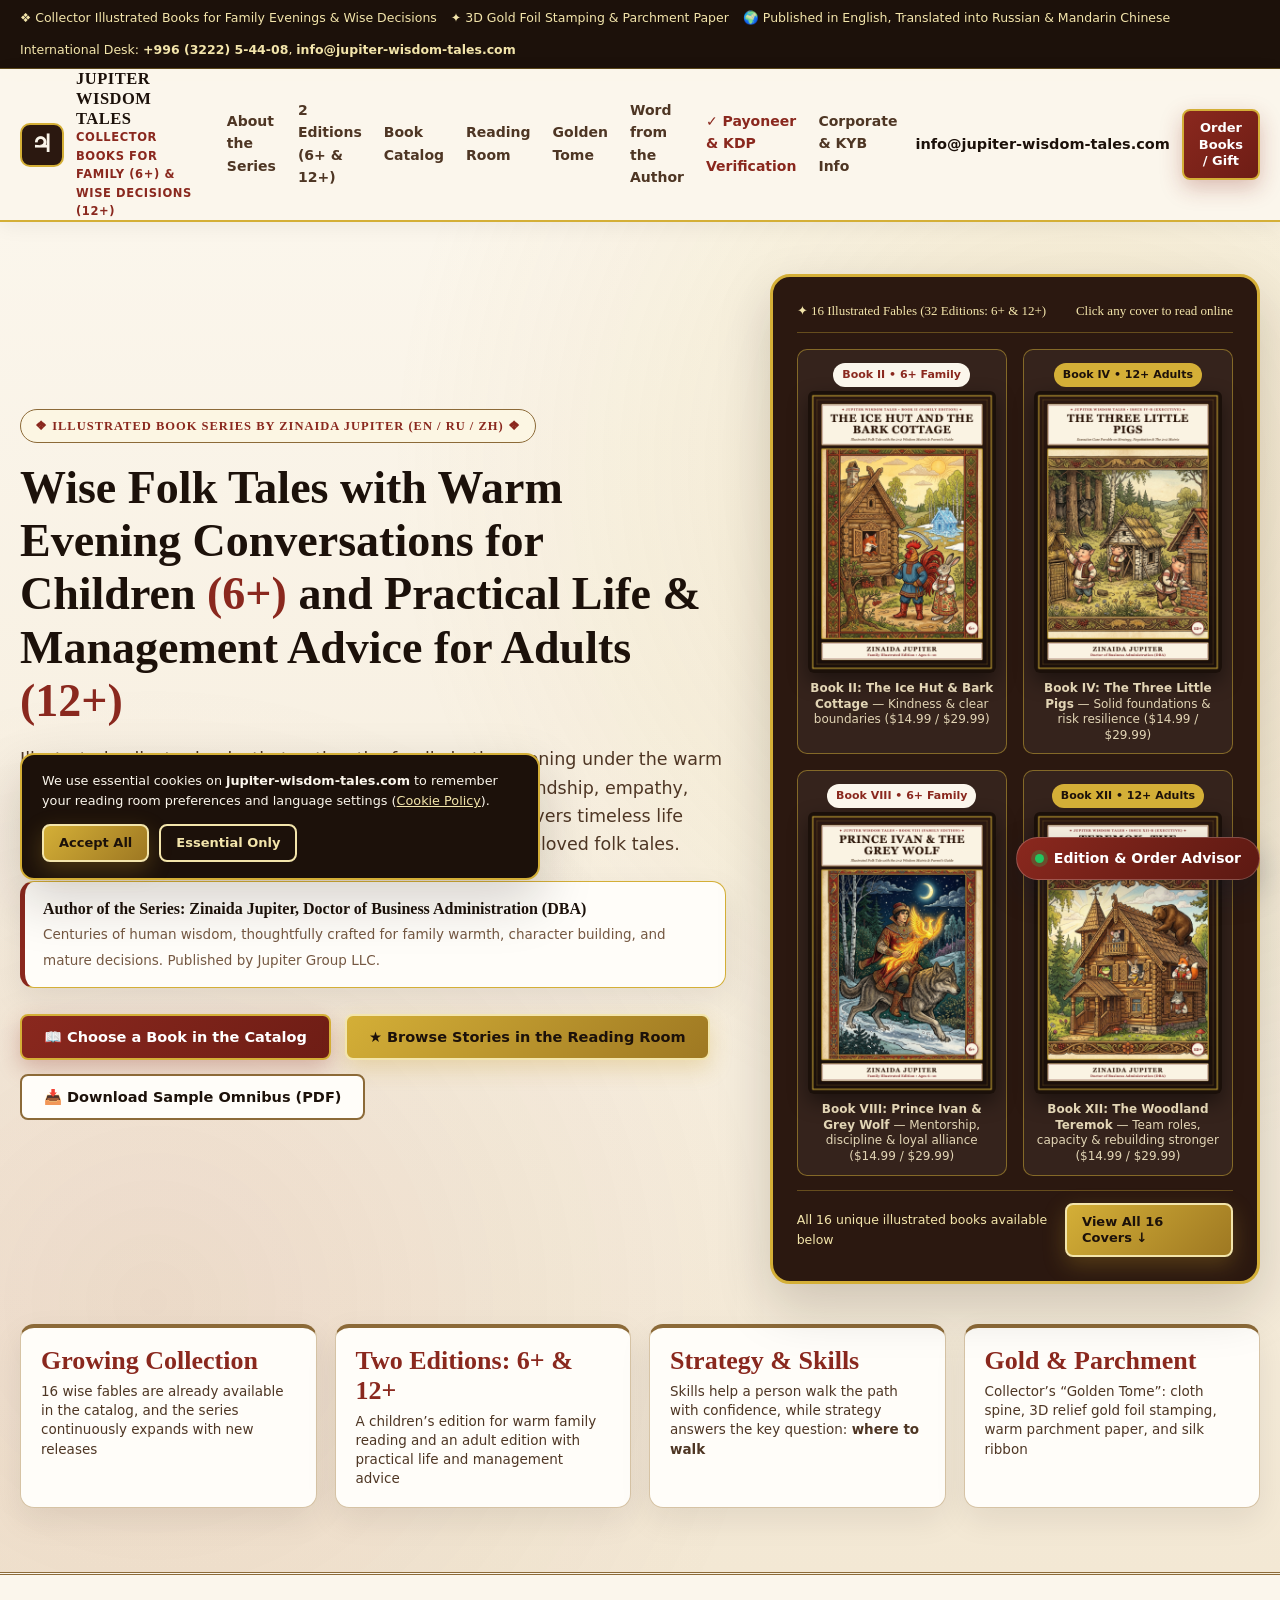
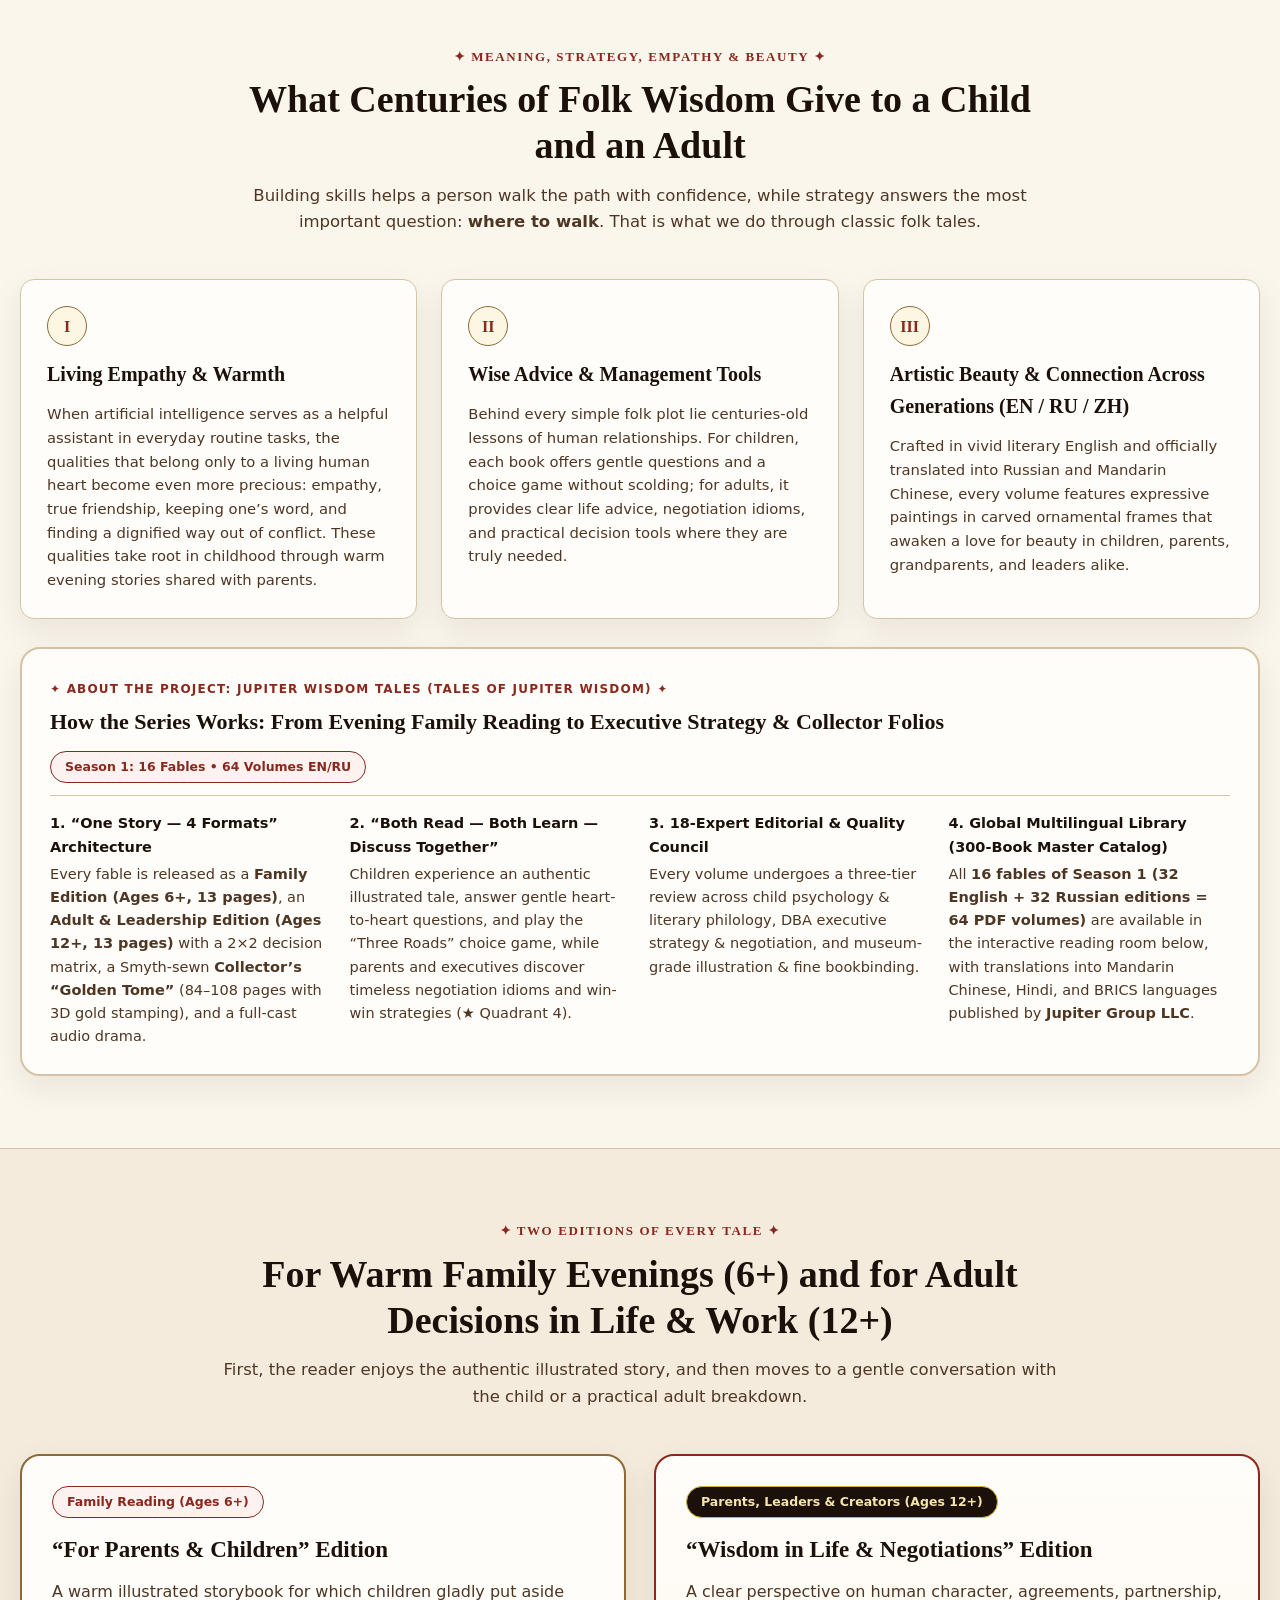
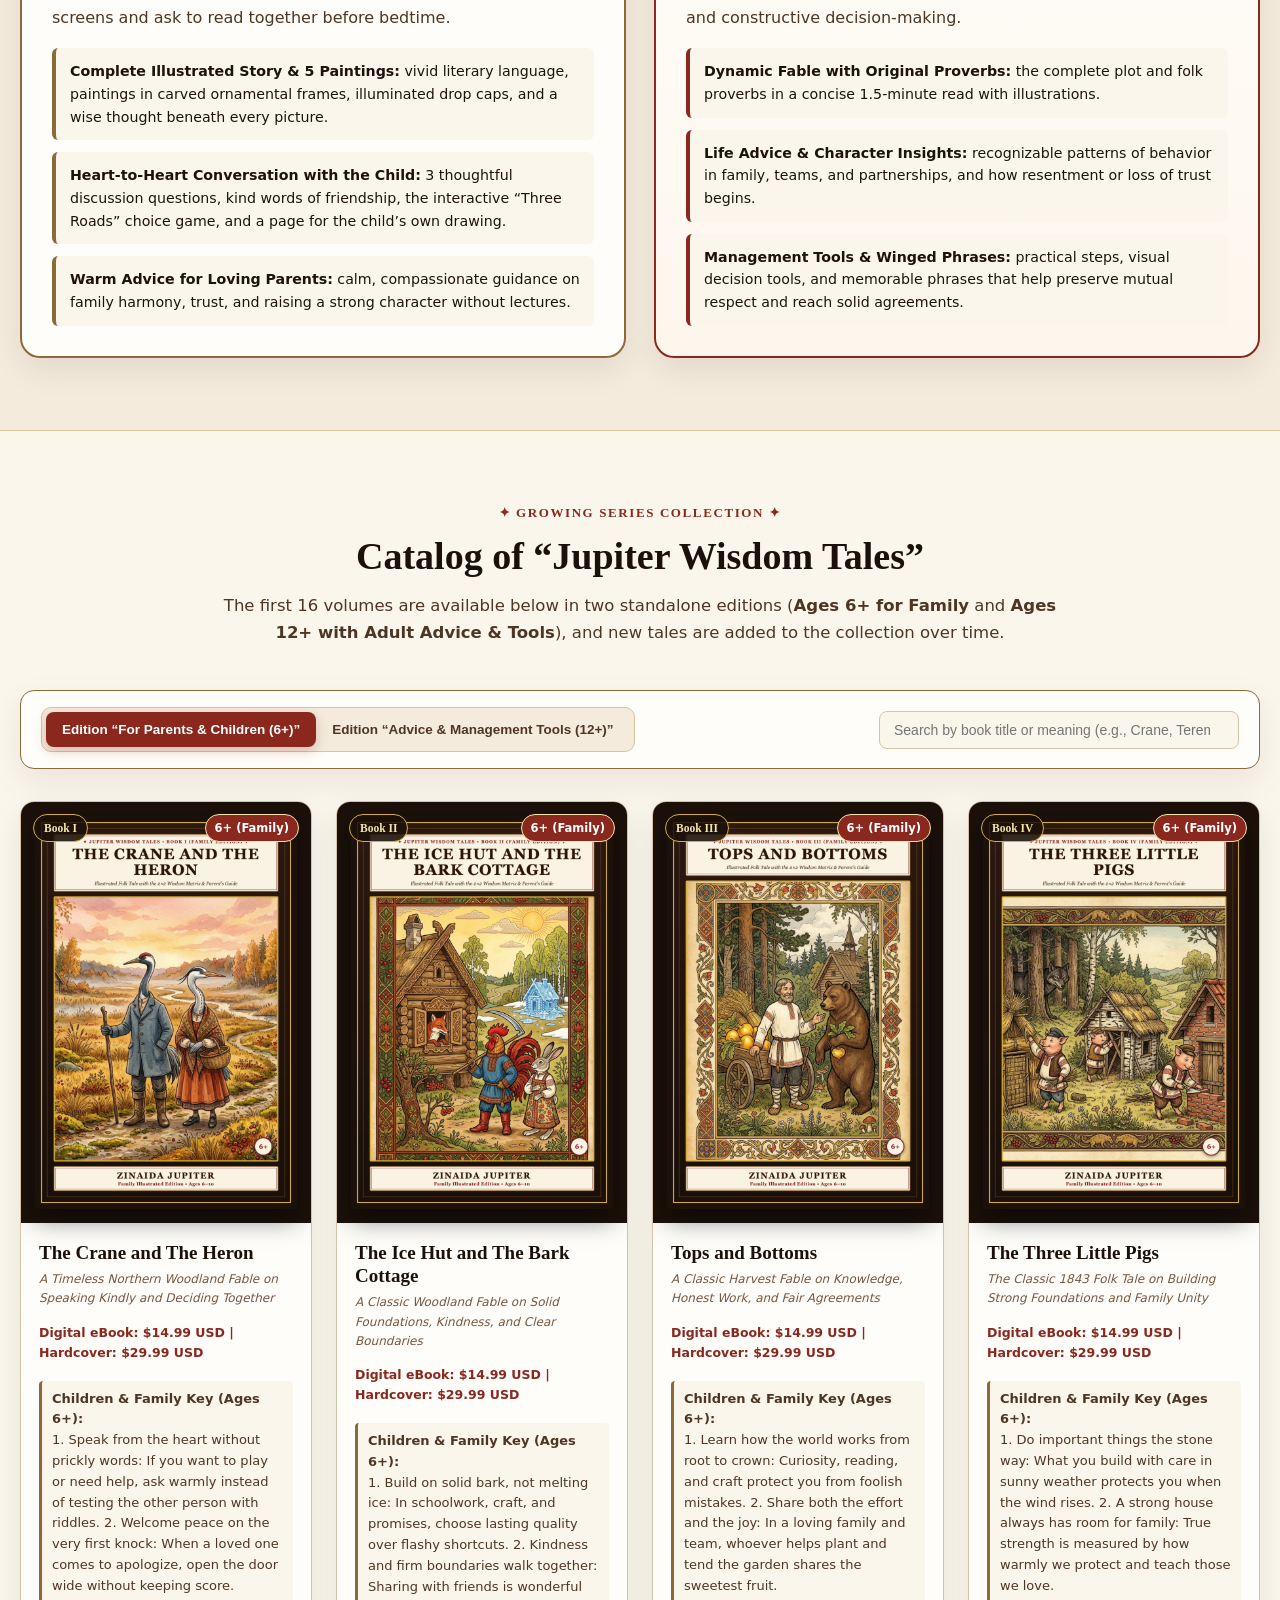
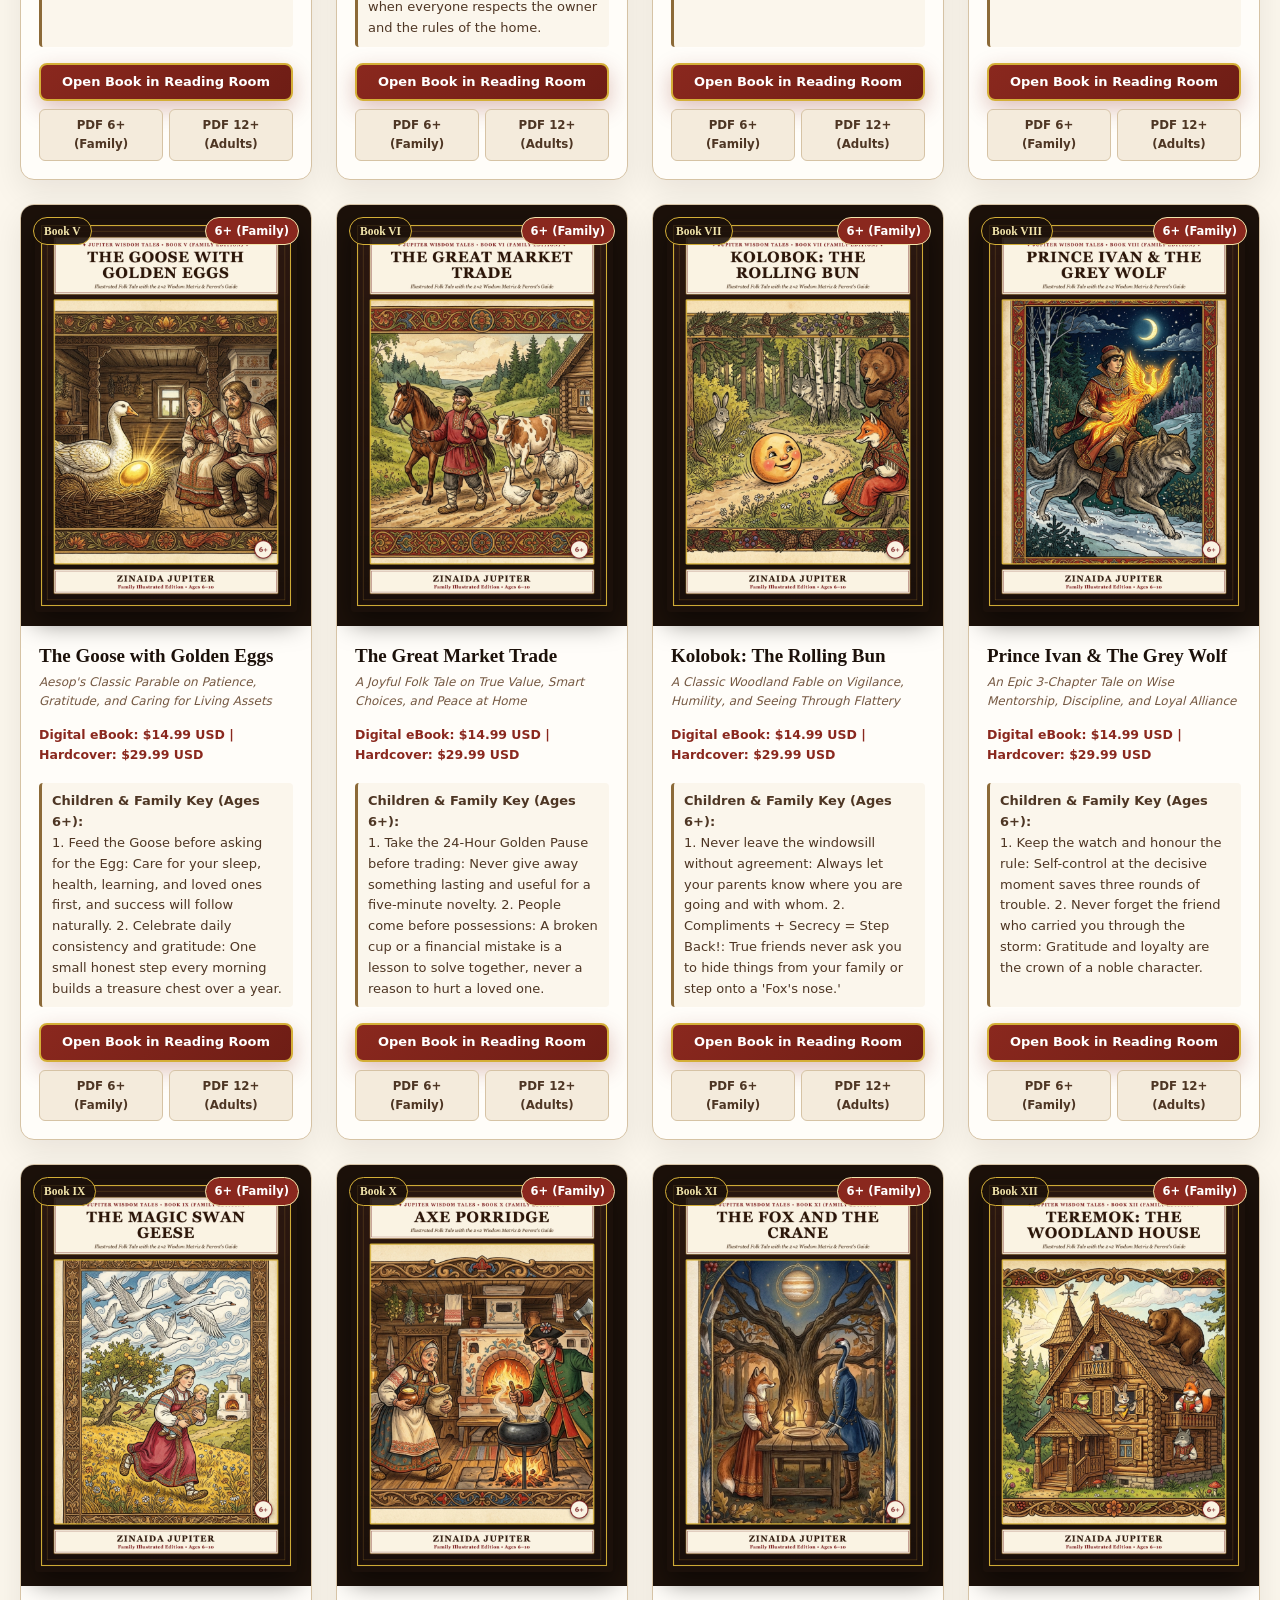
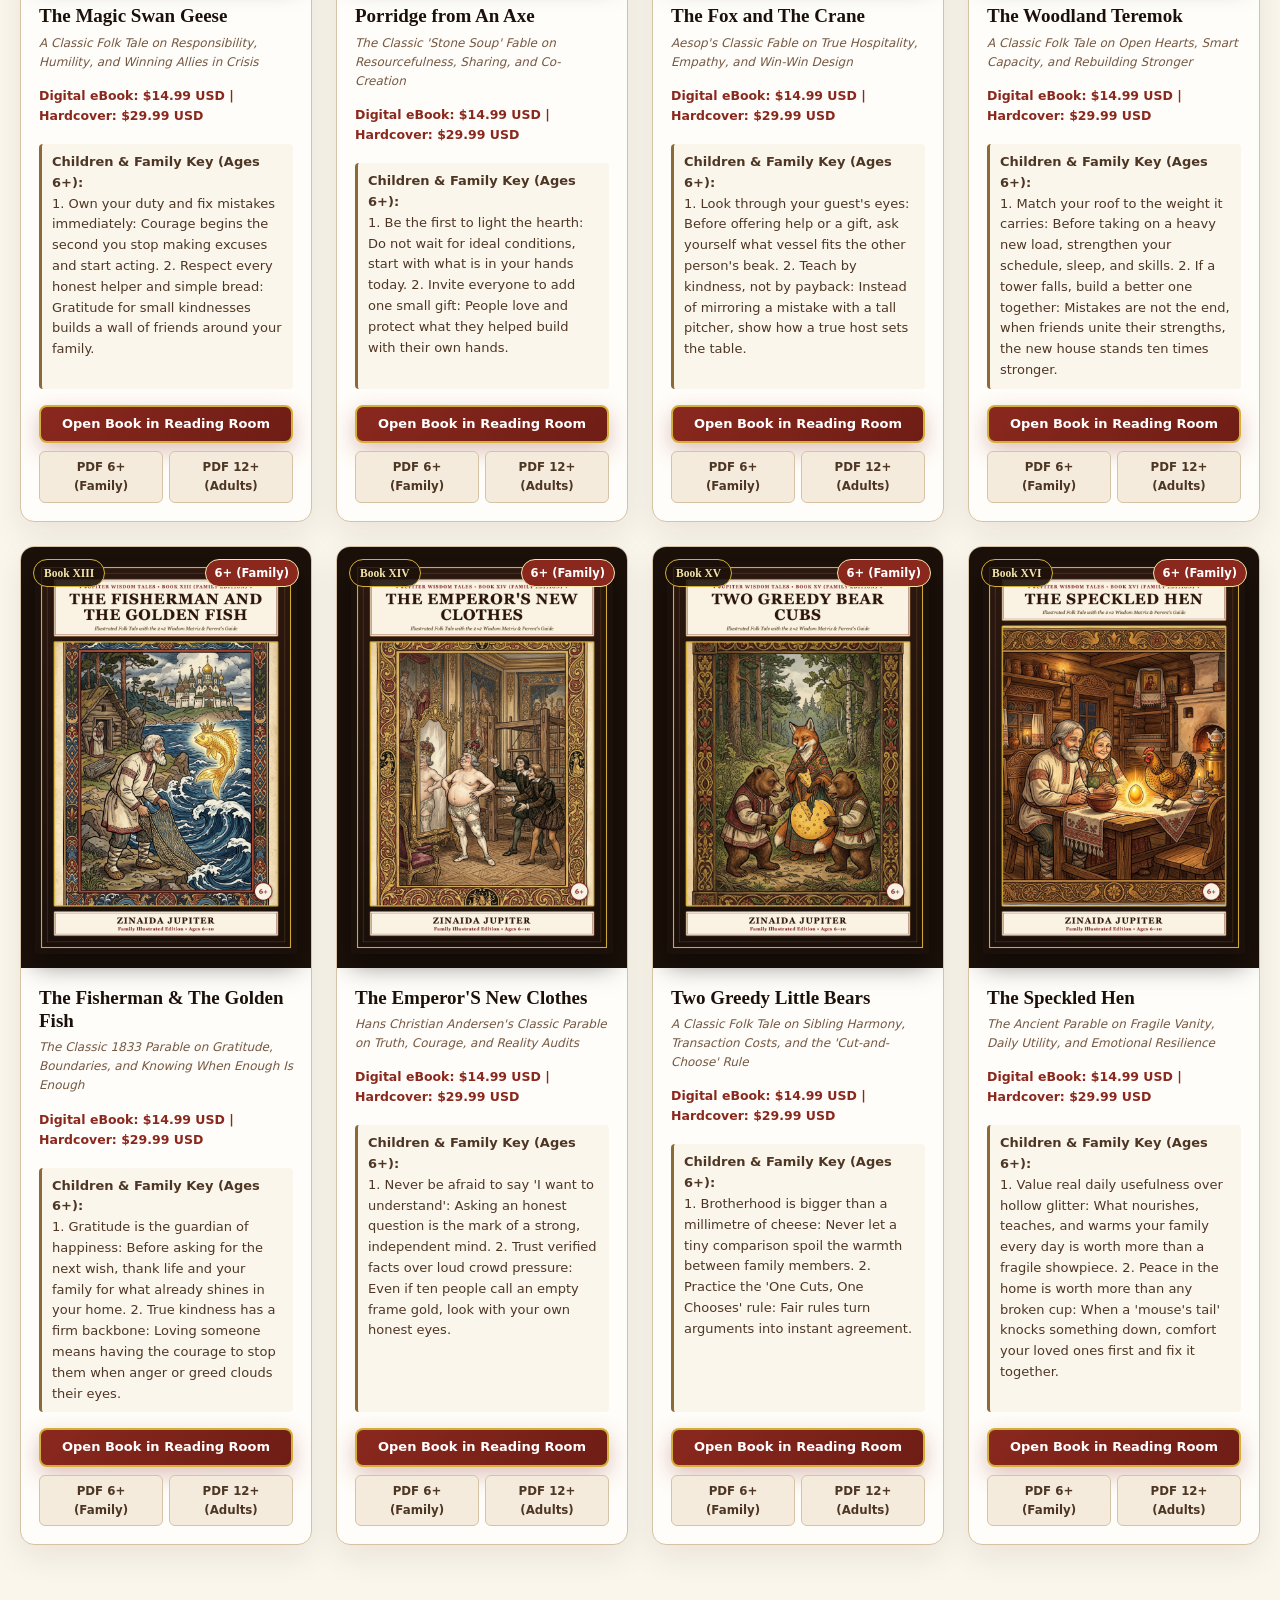
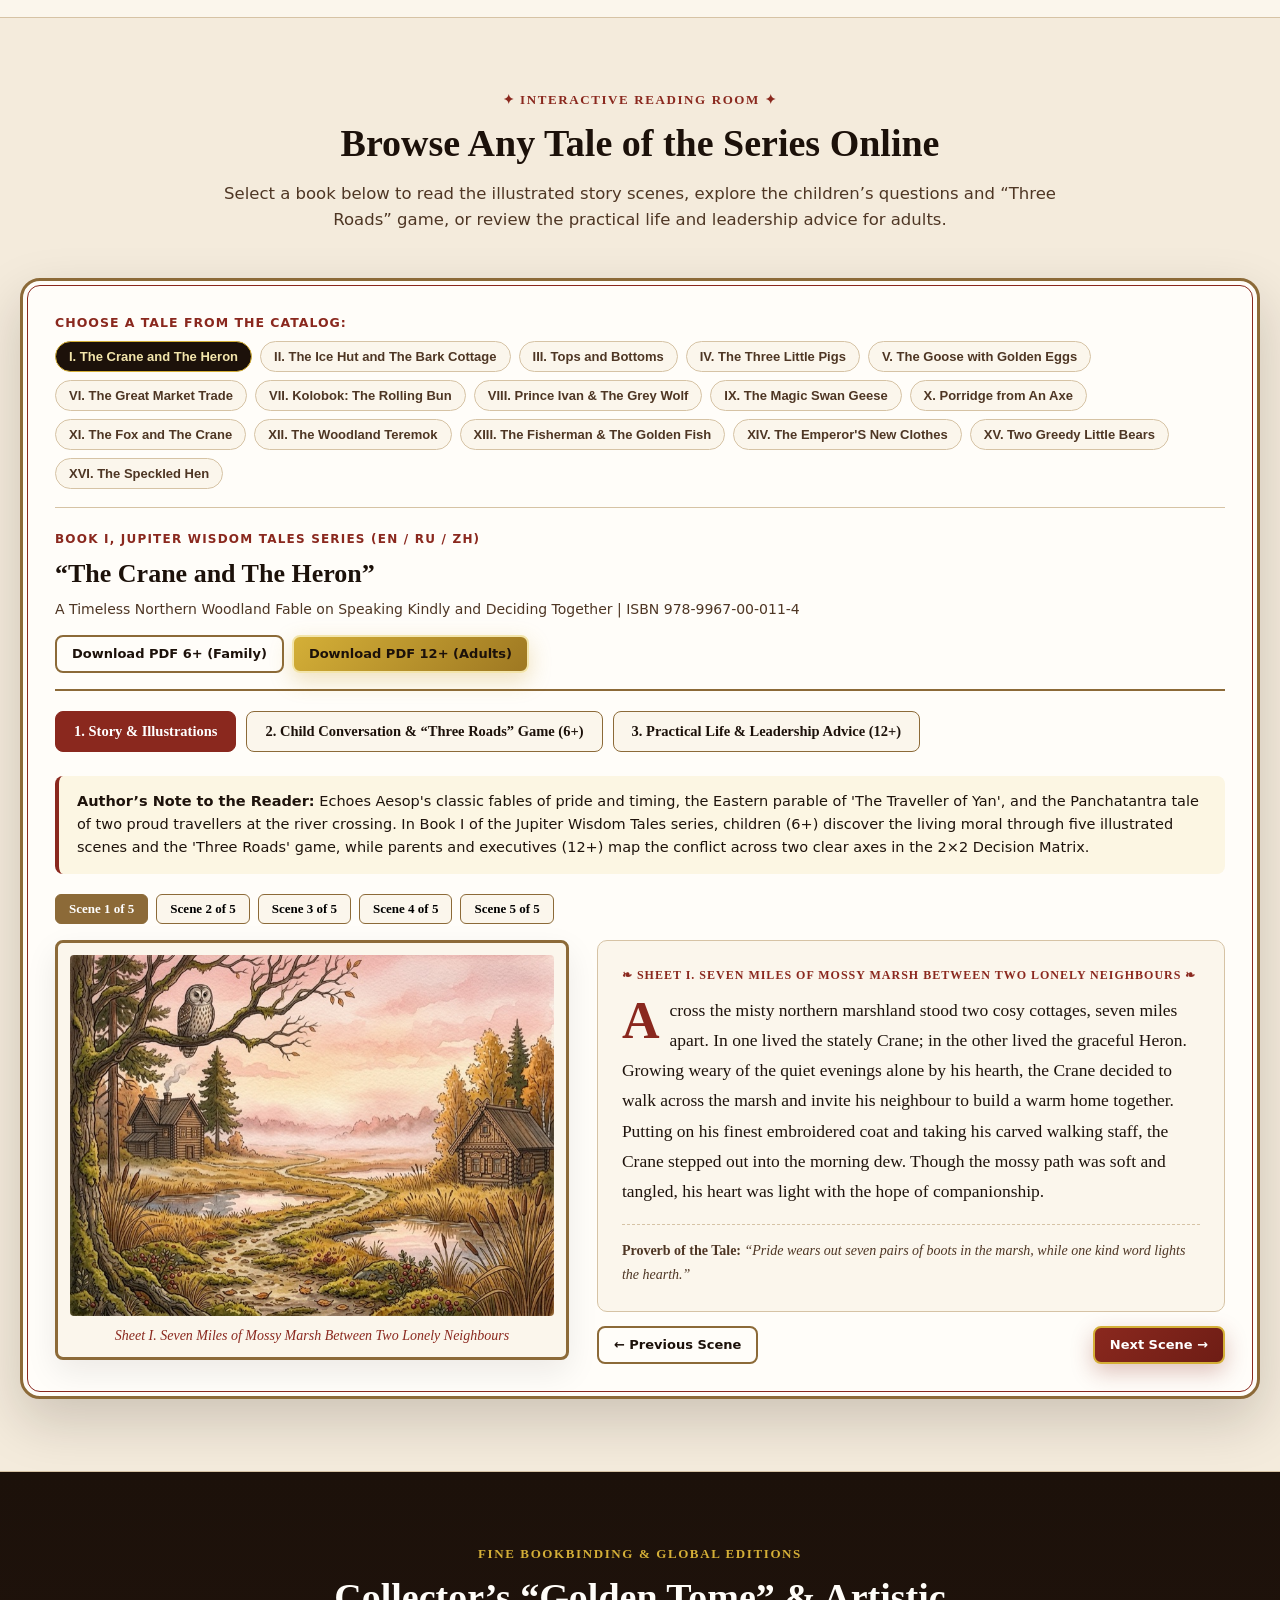
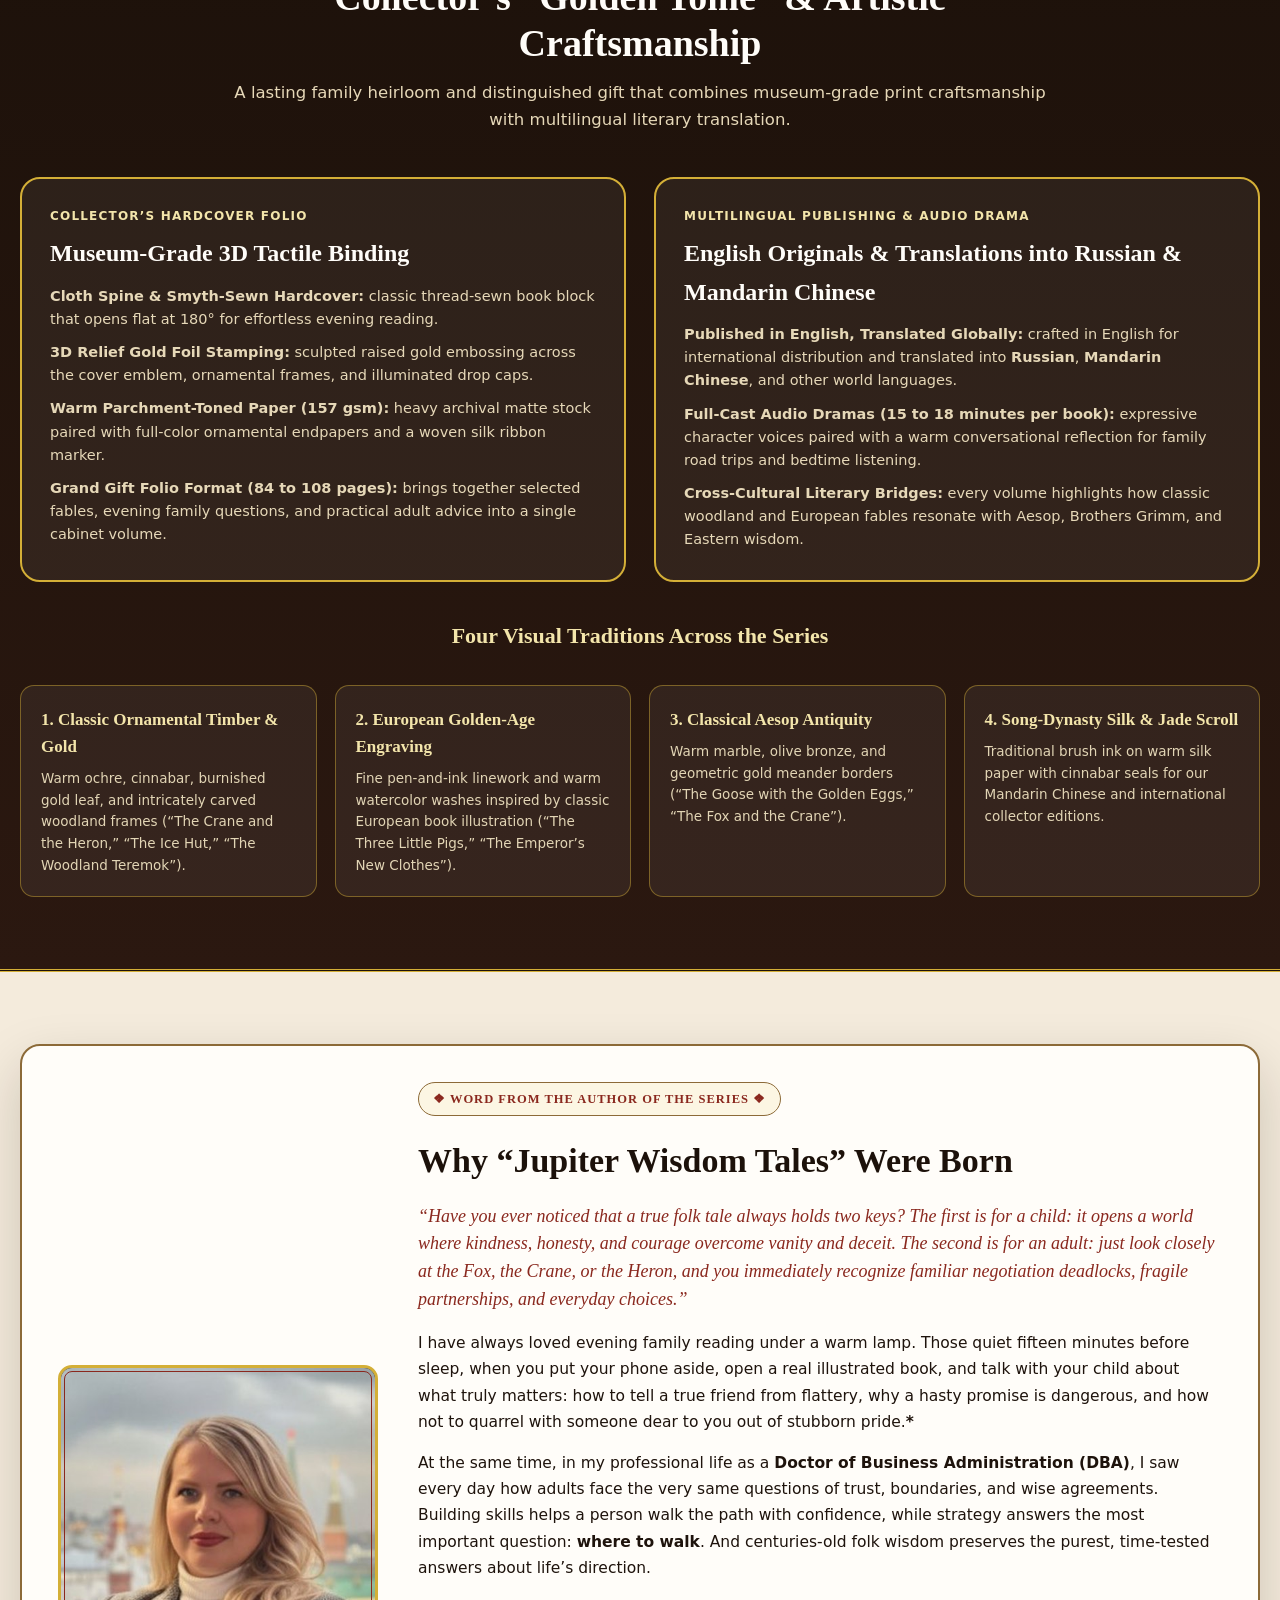
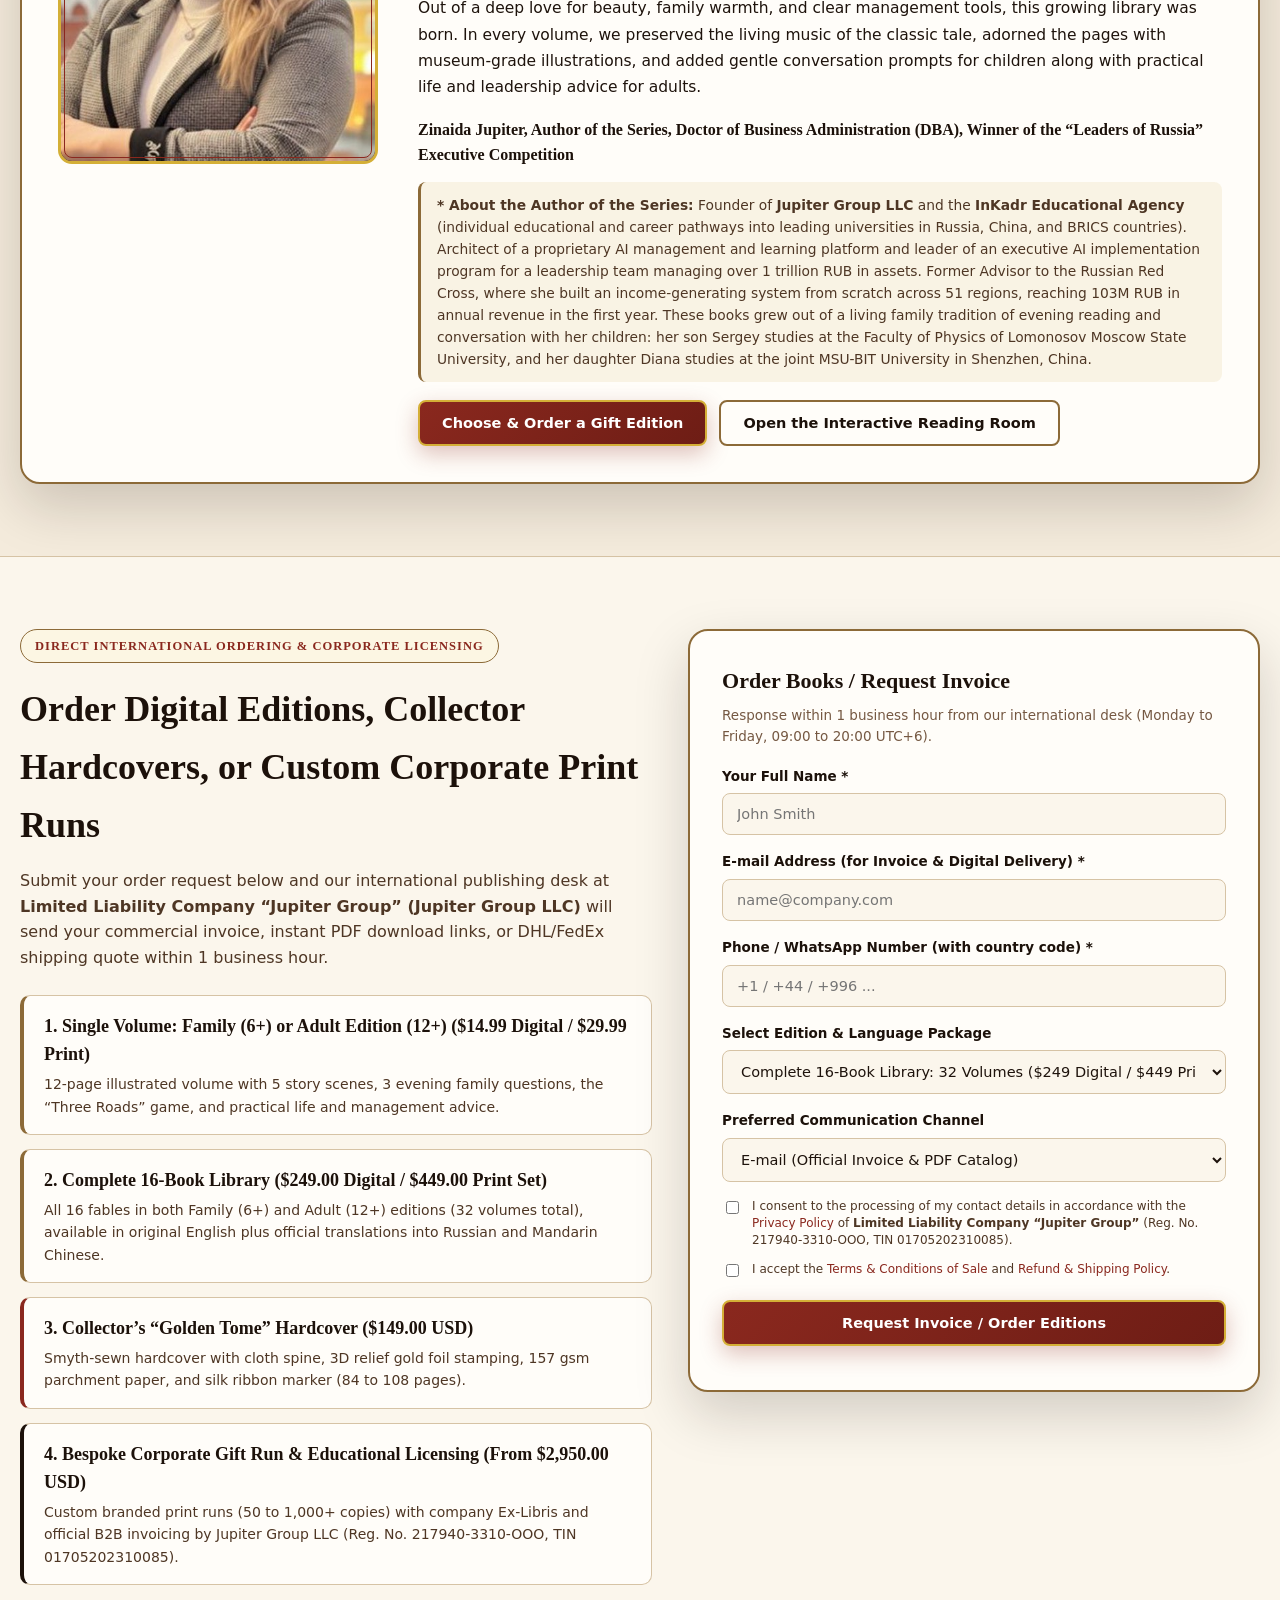
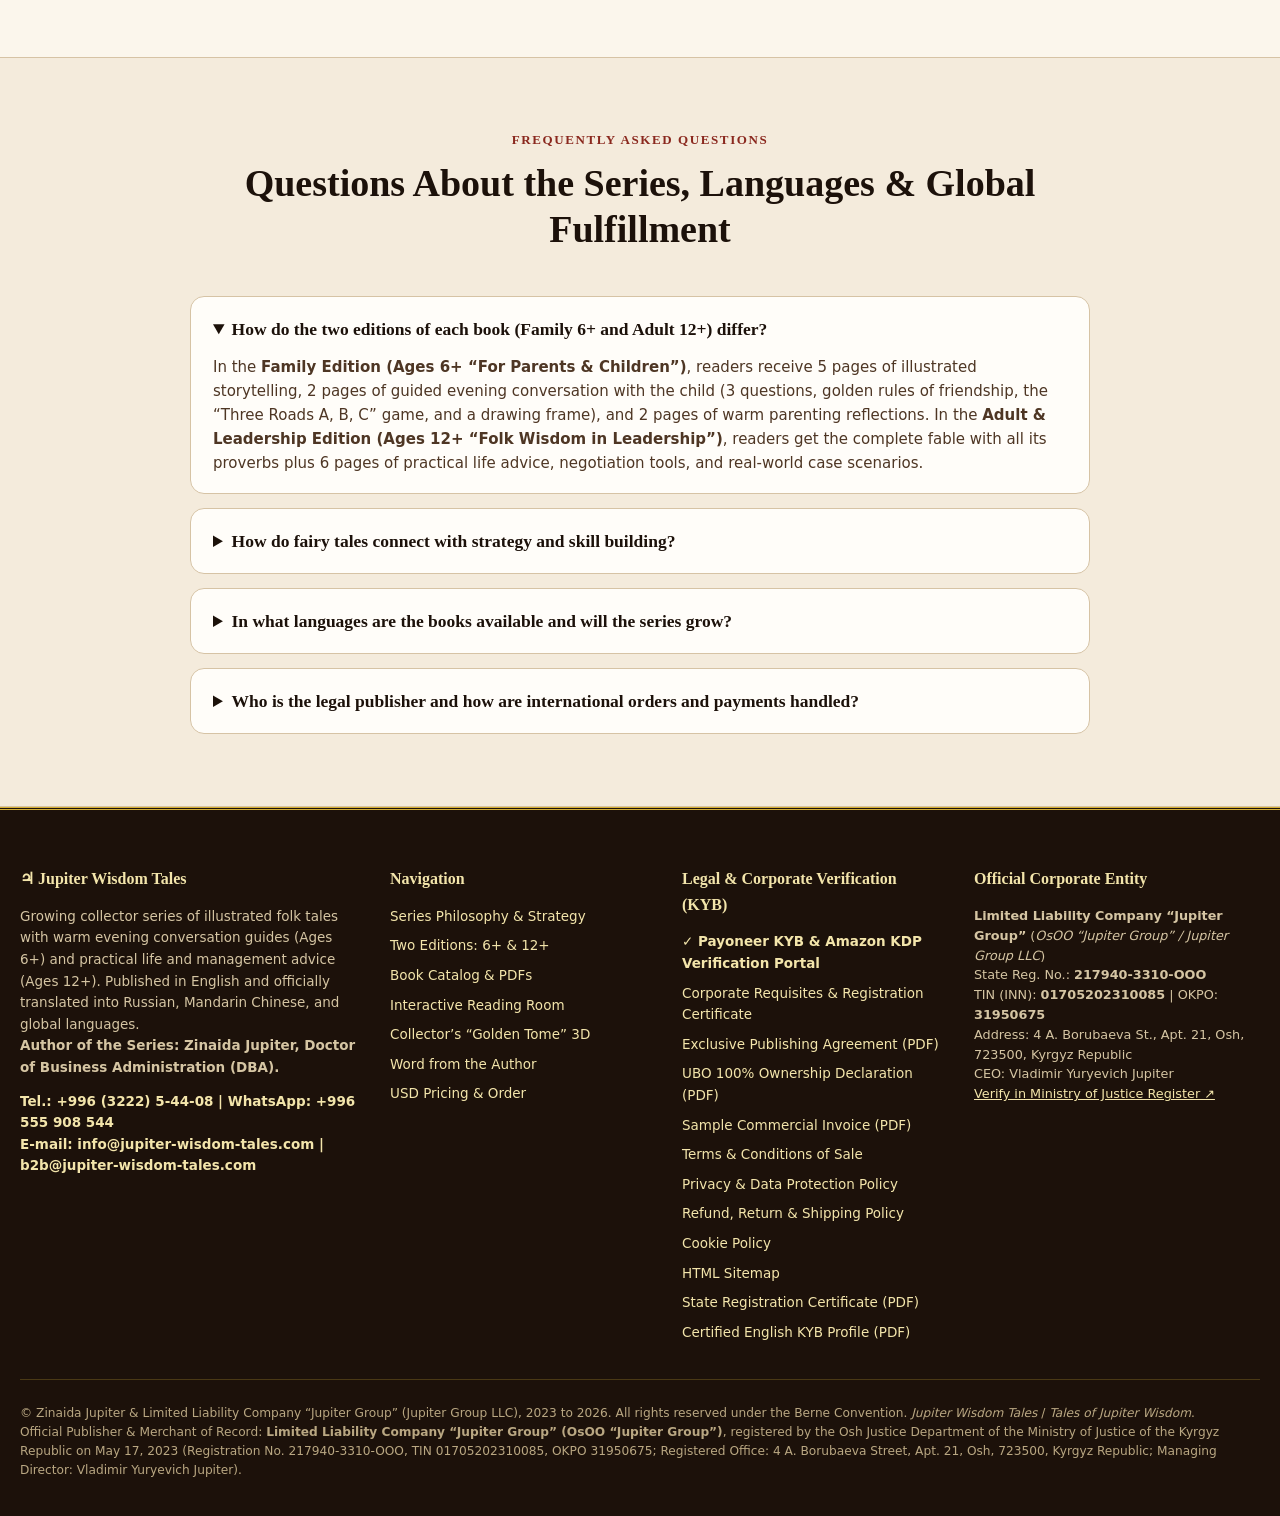
<file: index.html>
<!DOCTYPE html>
<html lang="en">
<head>
  <meta charset="UTF-8">
  <meta name="viewport" content="width=device-width, initial-scale=1.0">
  <title>Jupiter Wisdom Tales: Collector Illustrated Books for Children (6+) &amp; Adults (12+)</title>
  <meta name="description" content="A growing collection of illustrated books by Zinaida Jupiter, DBA. Classic folk tales with warm family read-aloud guides (Ages 6+) and practical life and management advice for parents and leaders (Ages 12+). Published in English with official translations into Russian and Mandarin Chinese by Jupiter Group LLC.">
    <meta name="corporate-owner" content="Limited Liability Company Jupiter Group (OsOO Jupiter Group, Reg. No. 217940-3310-OOO, TIN 01705202310085, OKPO 31950675, 4 A. Borubaeva St., Apt. 21, Osh, 723500, Kyrgyz Republic)">
  <meta name="managing-director" content="Vladimir Yuryevich Jupiter (100% Sole Founder &amp; Ultimate Beneficial Owner)">
  <meta name="copyright-holder" content="Limited Liability Company Jupiter Group &amp; Zinaida Sergeevna Jupiter, DBA (Exclusive Worldwide Publishing Agreement No. JG-PUB-2023-0517)">
  <meta name="payoneer-verification-domain" content="https://jupitergroop.github.io/jupiter-wisdom-tales/">
  <meta name="payoneer-corporate-domain" content="https://jupiter-wisdom-tales.com">
  <meta name="amazon-kdp-publisher" content="Limited Liability Company Jupiter Group (Imprint: Jupiter Group Publishing)">
  <link rel="canonical" href="https://jupitergroop.github.io/jupiter-wisdom-tales/">
  <link rel="icon" type="image/svg+xml" href="img/favicon.svg">
  <link rel="apple-touch-icon" href="img/favicon.svg">
  <link rel="preload" as="image" href="img/covers/b1_fam.jpg?v=20261027v5" fetchpriority="high">

  <!-- Open Graph -->
  <meta property="og:type" content="website">
  <meta property="og:site_name" content="Jupiter Wisdom Tales">
  <meta property="og:title" content="Jupiter Wisdom Tales: Family Read-Aloud Books (6+) &amp; Practical Wisdom for Adults (12+)">
  <meta property="og:description" content="A growing collection of illustrated books by Zinaida Jupiter, DBA: classic fables in ornamental frames, evening conversation guides for children, and practical life and leadership advice for adults. Published in English and translated into Russian and Mandarin Chinese.">
  <meta property="og:url" content="https://jupiter-wisdom-tales.com/">
  <meta property="og:image" content="https://jupiter-wisdom-tales.com/img/og-image.jpg">
  <meta property="og:locale" content="en_US">

  <link rel="stylesheet" href="css/style.css?v=20261027v6">
  <link rel="stylesheet" href="css/ai-consultant.css?v=20261027f">

  <!-- Schema.org JSON-LD: Organization + BookSeries + Person + FAQPage -->
  <script type="application/ld+json">
  {
    "@context": "https://schema.org",
    "@graph": [
      {
        "@type": "Organization",
        "@id": "https://jupiter-wisdom-tales.com/#organization",
        "name": "Limited Liability Company \"Jupiter Group\" (Jupiter Group LLC)",
        "legalName": "Limited Liability Company \"Jupiter Group\" (OsOO \"Jupiter Group\", Reg. No. 217940-3310-OOO, TIN 01705202310085)",
        "url": "https://jupiter-wisdom-tales.com/",
        "logo": "https://jupiter-wisdom-tales.com/img/logo.svg",
        "telephone": "+996-3222-5-44-08",
        "email": "info@jupiter-wisdom-tales.com",
        "address": {
          "@type": "PostalAddress",
          "streetAddress": "4 A. Borubaeva Street, Apt. 21",
          "addressLocality": "Osh",
          "postalCode": "723500",
          "addressCountry": "KG"
        },
        "sameAs": [
          "https://record.minjust.gov.kg/view/01705202310085",
          "https://t.me/jupiter_wisdom_tales"
        ]
      },
      {
        "@type": "Person",
        "@id": "https://jupiter-wisdom-tales.com/#author",
        "name": "Zinaida Jupiter",
        "honorificSuffix": "DBA",
        "jobTitle": "Author of the Jupiter Wisdom Tales Series, Doctor of Business Administration (DBA)",
        "image": "https://jupiter-wisdom-tales.com/img/zinaida-portrait.jpg"
      },
      {
        "@type": "BookSeries",
        "@id": "https://jupiter-wisdom-tales.com/#bookseries",
        "name": "Jupiter Wisdom Tales",
        "alternateName": "Tales of Jupiter Wisdom",
        "author": {
          "@id": "https://jupiter-wisdom-tales.com/#author"
        },
        "publisher": {
          "@id": "https://jupiter-wisdom-tales.com/#organization"
        },
        "numberOfItems": 16,
        "inLanguage": ["en", "ru", "zh-CN"],
        "description": "A growing collector series of illustrated books: classic folk tales with evening conversation guides for children (Ages 6+) and practical life advice and management tools for parents and leaders (Ages 12+). Published originally in English and translated into Russian, Mandarin Chinese, and global languages."
      },
      {
        "@type": "FAQPage",
        "@id": "https://jupiter-wisdom-tales.com/#faqpage",
        "mainEntity": [
          {
            "@type": "Question",
            "name": "How do the two editions of each book, Family (6+) and Adult (12+), differ?",
            "acceptedAnswer": {
              "@type": "Answer",
              "text": "The Family Edition (Ages 6+) features the complete illustrated story with 5 full-page scenes, parent-child conversation questions, the 'Three Roads' choice game, and warm parenting advice. The Adult & Leadership Edition (Ages 12+) presents a dynamic version of the fable with all its proverbs alongside practical life advice, management tools, real-world scenarios, and negotiation idioms."
            }
          },
          {
            "@type": "Question",
            "name": "In what languages are the Jupiter Wisdom Tales published?",
            "acceptedAnswer": {
              "@type": "Answer",
              "text": "The books of the Jupiter Wisdom Tales series are published originally in English for global readers and international platforms (including Amazon KDP and IngramSpark), and are officially translated into Russian, Mandarin Chinese, and other world languages."
            }
          },
          {
            "@type": "Question",
            "name": "Who is the official corporate publisher and copyright licensee?",
            "acceptedAnswer": {
              "@type": "Answer",
              "text": "The series is published and distributed internationally by Limited Liability Company 'Jupiter Group' (OsOO 'Jupiter Group' / Jupiter Group LLC), registered with the Ministry of Justice of the Kyrgyz Republic under State Registration No. 217940-3310-OOO and TIN 01705202310085 (4 A. Borubaeva Street, Apt. 21, Osh, 723500, Kyrgyz Republic; CEO: Vladimir Yuryevich Jupiter)."
            }
          }
        ]
      }
    ]
  }
  </script>
</head>
<body>

  <!-- Top Bar -->
  <div class="top-canon-bar">
    <div class="container top-canon-bar__inner">
      <div class="top-canon-bar__badges">
        <span>❖ Collector Illustrated Books for Family Evenings &amp; Wise Decisions</span>
        <span>✦ 3D Gold Foil Stamping &amp; Parchment Paper</span>
        <span>🌍 Published in English, Translated into Russian &amp; Mandarin Chinese</span>
      </div>
      <div>
        International Desk: <a href="tel:+996322254408">+996 (3222) 5-44-08</a>, <a href="mailto:info@jupiter-wisdom-tales.com">info@jupiter-wisdom-tales.com</a>
      </div>
    </div>
  </div>

  <!-- Sticky Header -->
  <header class="site-header">
    <div class="container site-header__inner">
      <a href="#top" class="brand-logo" aria-label="Jupiter Wisdom Tales: Home">
        <span class="brand-logo__emblem" aria-hidden="true">♃</span>
        <span>
          <span class="brand-logo__title">JUPITER WISDOM TALES</span>
          <span class="brand-logo__sub">Collector Books for Family (6+) &amp; Wise Decisions (12+)</span>
        </span>
      </a>

      <nav class="main-nav" aria-label="Main Navigation">
        <a href="#philosophy">About the Series</a>
        <a href="#two-wings">2 Editions (6+ &amp; 12+)</a>
        <a href="#catalog">Book Catalog</a>
        <a href="#interactive-matrix">Reading Room</a>
        <a href="#golden-tome">Golden Tome</a>
        <a href="#author">Word from the Author</a>
        <a href="verification.html" style="color:#8A281E;font-weight:700;">✓ Payoneer &amp; KDP Verification</a>
        <a href="requisites.html">Corporate &amp; KYB Info</a>
      </nav>

      <div class="header-actions">
        <a href="mailto:info@jupiter-wisdom-tales.com" class="header-phone">info@jupiter-wisdom-tales.com</a>
        <button type="button" class="btn btn--primary btn--sm" data-open-order="Published Series Collection ($249 / $449 USD)">Order Books / Gift</button>
      </div>
    </div>
  </header>

  <main id="top">
    <!-- HERO SECTION -->
    <section class="hero">
      <div class="container">
        <div class="hero__grid">
          <div>
            <div class="eyebrow-badge">❖ ILLUSTRATED BOOK SERIES BY ZINAIDA JUPITER (EN / RU / ZH) ❖</div>
            <h1 class="hero__title">
              Wise Folk Tales with Warm Evening Conversations for Children <span>(6+)</span> and Practical Life &amp; Management Advice for Adults <span>(12+)</span>
            </h1>
            <p class="hero__lead">
              Illustrated collector books that gather the family in the evening under the warm light of a lamp. In 15 minutes of reading, a child learns friendship, empathy, and discernment without dry lectures, while an adult discovers timeless life guidance and practical management tools hidden inside beloved folk tales.
            </p>

            <div class="hero__author-pill">
              <div>
                <strong>Author of the Series: Zinaida Jupiter, Doctor of Business Administration (DBA)</strong>
                <span>Centuries of human wisdom, thoughtfully crafted for family warmth, character building, and mature decisions. Published by Jupiter Group LLC.</span>
              </div>
            </div>

            <div class="hero__cta-row">
              <a href="#catalog" class="btn btn--primary">📖 Choose a Book in the Catalog</a>
              <a href="#interactive-matrix" class="btn btn--gold">★ Browse Stories in the Reading Room</a>
              <a href="pdf/golden_omnibus_vol1_en.pdf" target="_blank" rel="noopener" class="btn btn--outline">📥 Download Sample Omnibus (PDF)</a>
            </div>
          </div>

          <!-- Right Showcase of 4 Distinct Books from the 16-Book Collection -->
          <div class="hero-showcase">
            <div class="hero-showcase__top">
              <span>✦ 16 Illustrated Fables (32 Editions: 6+ &amp; 12+)</span>
              <span>Click any cover to read online</span>
            </div>
            <div class="hero-showcase__pair">
              <div class="showcase-book-card" data-open-reader="2" data-initial-tab="kids">
                <span class="showcase-book-card__tag showcase-book-card__tag--fam">Book II • 6+ Family</span>
                <img src="img/covers/b2_fam.jpg?v=20261027v5" alt="Book II: The Ice Hut and the Bark Cottage, Family Read-Aloud Edition (Ages 6+)" width="320" height="480" fetchpriority="high">
                <div class="showcase-book-card__caption"><strong>Book II: The Ice Hut &amp; Bark Cottage</strong> — Kindness &amp; clear boundaries ($14.99 / $29.99)</div>
              </div>
              <div class="showcase-book-card" data-open-reader="4" data-initial-tab="matrix">
                <span class="showcase-book-card__tag showcase-book-card__tag--mgmt">Book IV • 12+ Adults</span>
                <img src="img/covers/b4_mgmt.jpg?v=20261027v5" alt="Book IV: The Three Little Pigs, Practical Wisdom in Life and Leadership (Ages 12+)" width="320" height="480" fetchpriority="high">
                <div class="showcase-book-card__caption"><strong>Book IV: The Three Little Pigs</strong> — Solid foundations &amp; risk resilience ($14.99 / $29.99)</div>
              </div>
              <div class="showcase-book-card" data-open-reader="8" data-initial-tab="kids">
                <span class="showcase-book-card__tag showcase-book-card__tag--fam">Book VIII • 6+ Family</span>
                <img src="img/covers/b8_fam.jpg?v=20261027v5" alt="Book VIII: Prince Ivan &amp; The Grey Wolf, Family Read-Aloud Edition (Ages 6+)" width="320" height="480">
                <div class="showcase-book-card__caption"><strong>Book VIII: Prince Ivan &amp; Grey Wolf</strong> — Mentorship, discipline &amp; loyal alliance ($14.99 / $29.99)</div>
              </div>
              <div class="showcase-book-card" data-open-reader="12" data-initial-tab="matrix">
                <span class="showcase-book-card__tag showcase-book-card__tag--mgmt">Book XII • 12+ Adults</span>
                <img src="img/covers/b12_mgmt.jpg?v=20261027v5" alt="Book XII: The Woodland Teremok, Practical Wisdom in Life and Leadership (Ages 12+)" width="320" height="480">
                <div class="showcase-book-card__caption"><strong>Book XII: The Woodland Teremok</strong> — Team roles, capacity &amp; rebuilding stronger ($14.99 / $29.99)</div>
              </div>
            </div>
            <div class="hero-showcase__footer">
              <span>All 16 unique illustrated books available below</span>
              <a href="#catalog" class="btn btn--gold btn--sm">View All 16 Covers ↓</a>
            </div>
          </div>
        </div>

        <!-- 4 Key Pillars Strip -->
        <div class="metrics-strip">
          <div class="metric-card">
            <div class="metric-card__num">Growing Collection</div>
            <div class="metric-card__label">16 wise fables are already available in the catalog, and the series continuously expands with new releases</div>
          </div>
          <div class="metric-card">
            <div class="metric-card__num">Two Editions: 6+ &amp; 12+</div>
            <div class="metric-card__label">A children’s edition for warm family reading and an adult edition with practical life and management advice</div>
          </div>
          <div class="metric-card">
            <div class="metric-card__num">Strategy &amp; Skills</div>
            <div class="metric-card__label">Skills help a person walk the path with confidence, while strategy answers the key question: <strong>where to walk</strong></div>
          </div>
          <div class="metric-card">
            <div class="metric-card__num">Gold &amp; Parchment</div>
            <div class="metric-card__label">Collector’s “Golden Tome”: cloth spine, 3D relief gold foil stamping, warm parchment paper, and silk ribbon</div>
          </div>
        </div>
      </div>
    </section>

    <!-- SECTION 1: MEANING, STRATEGY, EMPATHY & BEAUTY -->
    <section class="section" id="philosophy">
      <div class="container">
        <div class="section-header">
          <div class="section-header__super">✦ MEANING, STRATEGY, EMPATHY &amp; BEAUTY ✦</div>
          <h2 class="section-header__title">What Centuries of Folk Wisdom Give to a Child and an Adult</h2>
          <p class="section-header__desc">
            Building skills helps a person walk the path with confidence, while strategy answers the most important question: <strong>where to walk</strong>. That is what we do through classic folk tales.
          </p>
        </div>

        <div class="pillars-grid">
          <article class="pillar-card">
            <span class="pillar-card__num">I</span>
            <h3>Living Empathy &amp; Warmth</h3>
            <p>
              When artificial intelligence serves as a helpful assistant in everyday routine tasks, the qualities that belong only to a living human heart become even more precious: empathy, true friendship, keeping one’s word, and finding a dignified way out of conflict. These qualities take root in childhood through warm evening stories shared with parents.
            </p>
          </article>

          <article class="pillar-card">
            <span class="pillar-card__num">II</span>
            <h3>Wise Advice &amp; Management Tools</h3>
            <p>
              Behind every simple folk plot lie centuries-old lessons of human relationships. For children, each book offers gentle questions and a choice game without scolding; for adults, it provides clear life advice, negotiation idioms, and practical decision tools where they are truly needed.
            </p>
          </article>

          <article class="pillar-card">
            <span class="pillar-card__num">III</span>
            <h3>Artistic Beauty &amp; Connection Across Generations (EN / RU / ZH)</h3>
            <p>
              Crafted in vivid literary English and officially translated into Russian and Mandarin Chinese, every volume features expressive paintings in carved ornamental frames that awaken a love for beauty in children, parents, grandparents, and leaders alike.
            </p>
          </article>
        </div>

        <!-- Complete Project Overview Card (About the Series & Publishing Architecture) -->
        <div style="margin-top:28px;background:var(--bg-card);border:2px solid var(--border-ornate);border-radius:var(--radius-lg);padding:26px 28px;box-shadow:var(--shadow-card);">
          <div style="display:flex;flex-wrap:wrap;align-items:center;justify-content:space-between;gap:12px;margin-bottom:16px;padding-bottom:12px;border-bottom:1px solid var(--border-ornate);">
            <div>
              <span style="font-size:12px;font-weight:700;color:var(--cinnabar);text-transform:uppercase;letter-spacing:1.2px;">✦ ABOUT THE PROJECT: JUPITER WISDOM TALES (TALES OF JUPITER WISDOM) ✦</span>
              <h3 style="font-family:var(--font-serif);font-size:22px;color:var(--bg-walnut);margin:4px 0 0;">How the Series Works: From Evening Family Reading to Executive Strategy &amp; Collector Folios</h3>
            </div>
            <span class="edition-badge edition-badge--6" style="margin:0;">Season 1: 16 Fables • 64 Volumes EN/RU</span>
          </div>
          <div style="display:grid;grid-template-columns:repeat(auto-fit,minmax(240px,1fr));gap:18px;font-size:14.5px;line-height:1.6;color:var(--ink-secondary);">
            <div>
              <strong style="color:var(--bg-walnut);display:block;margin-bottom:4px;">1. “One Story — 4 Formats” Architecture</strong>
              Every fable is released as a <strong>Family Edition (Ages 6+, 13 pages)</strong>, an <strong>Adult &amp; Leadership Edition (Ages 12+, 13 pages)</strong> with a 2×2 decision matrix, a Smyth-sewn <strong>Collector’s “Golden Tome”</strong> (84–108 pages with 3D gold stamping), and a full-cast audio drama.
            </div>
            <div>
              <strong style="color:var(--bg-walnut);display:block;margin-bottom:4px;">2. “Both Read — Both Learn — Discuss Together”</strong>
              Children experience an authentic illustrated tale, answer gentle heart-to-heart questions, and play the “Three Roads” choice game, while parents and executives discover timeless negotiation idioms and win-win strategies (★ Quadrant 4).
            </div>
            <div>
              <strong style="color:var(--bg-walnut);display:block;margin-bottom:4px;">3. 18-Expert Editorial &amp; Quality Council</strong>
              Every volume undergoes a three-tier review across child psychology &amp; literary philology, DBA executive strategy &amp; negotiation, and museum-grade illustration &amp; fine bookbinding.
            </div>
            <div>
              <strong style="color:var(--bg-walnut);display:block;margin-bottom:4px;">4. Global Multilingual Library (300-Book Master Catalog)</strong>
              All <strong>16 fables of Season 1 (32 English + 32 Russian editions = 64 PDF volumes)</strong> are available in the interactive reading room below, with translations into Mandarin Chinese, Hindi, and BRICS languages published by <strong>Jupiter Group LLC</strong>.
            </div>
          </div>
        </div>
      </div>
    </section>

    <!-- SECTION 2: TWO EDITIONS OF EVERY BOOK (6+ AND 12+) -->
    <section class="section section--alt" id="two-wings">
      <div class="container">
        <div class="section-header">
          <div class="section-header__super">✦ TWO EDITIONS OF EVERY TALE ✦</div>
          <h2 class="section-header__title">For Warm Family Evenings (6+) and for Adult Decisions in Life &amp; Work (12+)</h2>
          <p class="section-header__desc">
            First, the reader enjoys the authentic illustrated story, and then moves to a gentle conversation with the child or a practical adult breakdown.
          </p>
        </div>

        <div class="editions-grid">
          <!-- Wing A: 6+ -->
          <div class="edition-panel">
            <span class="edition-badge edition-badge--6">Family Reading (Ages 6+)</span>
            <h3>“For Parents &amp; Children” Edition</h3>
            <p style="color:var(--ink-secondary);margin:0;">
              A warm illustrated storybook for which children gladly put aside screens and ask to read together before bedtime.
            </p>
            <ul class="edition-steps">
              <li><strong>Complete Illustrated Story &amp; 5 Paintings:</strong> vivid literary language, paintings in carved ornamental frames, illuminated drop caps, and a wise thought beneath every picture.</li>
              <li><strong>Heart-to-Heart Conversation with the Child:</strong> 3 thoughtful discussion questions, kind words of friendship, the interactive “Three Roads” choice game, and a page for the child’s own drawing.</li>
              <li><strong>Warm Advice for Loving Parents:</strong> calm, compassionate guidance on family harmony, trust, and raising a strong character without lectures.</li>
            </ul>
          </div>

          <!-- Wing B: 12+ -->
          <div class="edition-panel edition-panel--exec">
            <span class="edition-badge edition-badge--12">Parents, Leaders &amp; Creators (Ages 12+)</span>
            <h3>“Wisdom in Life &amp; Negotiations” Edition</h3>
            <p style="color:var(--ink-secondary);margin:0;">
              A clear perspective on human character, agreements, partnership, and constructive decision-making.
            </p>
            <ul class="edition-steps">
              <li><strong>Dynamic Fable with Original Proverbs:</strong> the complete plot and folk proverbs in a concise 1.5-minute read with illustrations.</li>
              <li><strong>Life Advice &amp; Character Insights:</strong> recognizable patterns of behavior in family, teams, and partnerships, and how resentment or loss of trust begins.</li>
              <li><strong>Management Tools &amp; Winged Phrases:</strong> practical steps, visual decision tools, and memorable phrases that help preserve mutual respect and reach solid agreements.</li>
            </ul>
          </div>
        </div>
      </div>
    </section>

    <!-- SECTION 3: GROWING SERIES CATALOG -->
    <section class="section" id="catalog">
      <div class="container">
        <div class="section-header">
          <div class="section-header__super">✦ GROWING SERIES COLLECTION ✦</div>
          <h2 class="section-header__title">Catalog of “Jupiter Wisdom Tales”</h2>
          <p class="section-header__desc">
            The first 16 volumes are available below in two standalone editions (<strong>Ages 6+ for Family</strong> and <strong>Ages 12+ with Adult Advice &amp; Tools</strong>), and new tales are added to the collection over time.
          </p>
        </div>

        <div class="catalog-controls">
          <div class="mode-switch" role="group" aria-label="Select Edition Cover Mode">
            <button type="button" class="mode-switch__btn is-active" data-catalog-mode="fam">Edition “For Parents &amp; Children (6+)”</button>
            <button type="button" class="mode-switch__btn" data-catalog-mode="mgmt">Edition “Advice &amp; Management Tools (12+)”</button>
          </div>
          <div class="catalog-search">
            <input type="search" id="catalog-search-input" placeholder="Search by book title or meaning (e.g., Crane, Teremok, friendship, agreement)..." aria-label="Search book catalog">
          </div>
        </div>

        <div class="books-grid" id="books-grid">
          <article class="book-card" data-book-num="1">
            <div class="book-card__cover-wrap" data-open-reader="1" title="Open interactive reading room for Book I: The Crane and The Heron">
              <span class="book-card__issue-pill">Book I</span>
              <span class="book-card__age-pill">6+ (Family)</span>
              <img src="img/covers/b1_fam.jpg?v=20261027v5" alt="Cover of The Crane and The Heron, Author Zinaida Jupiter, DBA" width="360" height="540" loading="lazy">
            </div>
            <div class="book-card__body">
              <h3 class="book-card__title">The Crane and The Heron</h3>
              <div class="book-card__en">A Timeless Northern Woodland Fable on Speaking Kindly and Deciding Together</div>
              <div style="font-size:12.5px;font-weight:700;color:var(--cinnabar);margin:4px 0 8px;">Digital eBook: $14.99 USD | Hardcover: $29.99 USD</div>
              <div class="book-card__key"><strong>Children &amp; Family Key (Ages 6+):</strong><br>1. Speak from the heart without prickly words: If you want to play or need help, ask warmly instead of testing the other person with riddles. 2. Welcome peace on the very first knock: When a loved one comes to apologize, open the door wide without keeping score.</div>
              <div class="book-card__actions">
                <button type="button" class="btn btn--primary btn--sm" data-open-reader="1">Open Book in Reading Room</button>
                <div class="book-card__pdf-links">
                  <a href="pdf/book1_family_en.pdf" target="_blank" rel="noopener">PDF 6+ (Family)</a>
                  <a href="pdf/book1_mgmt_en.pdf" target="_blank" rel="noopener">PDF 12+ (Adults)</a>
                </div>
              </div>
            </div>
          </article>
          <article class="book-card" data-book-num="2">
            <div class="book-card__cover-wrap" data-open-reader="2" title="Open interactive reading room for Book II: The Ice Hut and The Bark Cottage">
              <span class="book-card__issue-pill">Book II</span>
              <span class="book-card__age-pill">6+ (Family)</span>
              <img src="img/covers/b2_fam.jpg?v=20261027v5" alt="Cover of The Ice Hut and The Bark Cottage, Author Zinaida Jupiter, DBA" width="360" height="540" loading="lazy">
            </div>
            <div class="book-card__body">
              <h3 class="book-card__title">The Ice Hut and The Bark Cottage</h3>
              <div class="book-card__en">A Classic Woodland Fable on Solid Foundations, Kindness, and Clear Boundaries</div>
              <div style="font-size:12.5px;font-weight:700;color:var(--cinnabar);margin:4px 0 8px;">Digital eBook: $14.99 USD | Hardcover: $29.99 USD</div>
              <div class="book-card__key"><strong>Children &amp; Family Key (Ages 6+):</strong><br>1. Build on solid bark, not melting ice: In schoolwork, craft, and promises, choose lasting quality over flashy shortcuts. 2. Kindness and firm boundaries walk together: Sharing with friends is wonderful when everyone respects the owner and the rules of the home.</div>
              <div class="book-card__actions">
                <button type="button" class="btn btn--primary btn--sm" data-open-reader="2">Open Book in Reading Room</button>
                <div class="book-card__pdf-links">
                  <a href="pdf/book2_family_en.pdf" target="_blank" rel="noopener">PDF 6+ (Family)</a>
                  <a href="pdf/book2_mgmt_en.pdf" target="_blank" rel="noopener">PDF 12+ (Adults)</a>
                </div>
              </div>
            </div>
          </article>
          <article class="book-card" data-book-num="3">
            <div class="book-card__cover-wrap" data-open-reader="3" title="Open interactive reading room for Book III: Tops and Bottoms">
              <span class="book-card__issue-pill">Book III</span>
              <span class="book-card__age-pill">6+ (Family)</span>
              <img src="img/covers/b3_fam.jpg?v=20261027v5" alt="Cover of Tops and Bottoms, Author Zinaida Jupiter, DBA" width="360" height="540" loading="lazy">
            </div>
            <div class="book-card__body">
              <h3 class="book-card__title">Tops and Bottoms</h3>
              <div class="book-card__en">A Classic Harvest Fable on Knowledge, Honest Work, and Fair Agreements</div>
              <div style="font-size:12.5px;font-weight:700;color:var(--cinnabar);margin:4px 0 8px;">Digital eBook: $14.99 USD | Hardcover: $29.99 USD</div>
              <div class="book-card__key"><strong>Children &amp; Family Key (Ages 6+):</strong><br>1. Learn how the world works from root to crown: Curiosity, reading, and craft protect you from foolish mistakes. 2. Share both the effort and the joy: In a loving family and team, whoever helps plant and tend the garden shares the sweetest fruit.</div>
              <div class="book-card__actions">
                <button type="button" class="btn btn--primary btn--sm" data-open-reader="3">Open Book in Reading Room</button>
                <div class="book-card__pdf-links">
                  <a href="pdf/book3_family_en.pdf" target="_blank" rel="noopener">PDF 6+ (Family)</a>
                  <a href="pdf/book3_mgmt_en.pdf" target="_blank" rel="noopener">PDF 12+ (Adults)</a>
                </div>
              </div>
            </div>
          </article>
          <article class="book-card" data-book-num="4">
            <div class="book-card__cover-wrap" data-open-reader="4" title="Open interactive reading room for Book IV: The Three Little Pigs">
              <span class="book-card__issue-pill">Book IV</span>
              <span class="book-card__age-pill">6+ (Family)</span>
              <img src="img/covers/b4_fam.jpg?v=20261027v5" alt="Cover of The Three Little Pigs, Author Zinaida Jupiter, DBA" width="360" height="540" loading="lazy">
            </div>
            <div class="book-card__body">
              <h3 class="book-card__title">The Three Little Pigs</h3>
              <div class="book-card__en">The Classic 1843 Folk Tale on Building Strong Foundations and Family Unity</div>
              <div style="font-size:12.5px;font-weight:700;color:var(--cinnabar);margin:4px 0 8px;">Digital eBook: $14.99 USD | Hardcover: $29.99 USD</div>
              <div class="book-card__key"><strong>Children &amp; Family Key (Ages 6+):</strong><br>1. Do important things the stone way: What you build with care in sunny weather protects you when the wind rises. 2. A strong house always has room for family: True strength is measured by how warmly we protect and teach those we love.</div>
              <div class="book-card__actions">
                <button type="button" class="btn btn--primary btn--sm" data-open-reader="4">Open Book in Reading Room</button>
                <div class="book-card__pdf-links">
                  <a href="pdf/book4_family_en.pdf" target="_blank" rel="noopener">PDF 6+ (Family)</a>
                  <a href="pdf/book4_mgmt_en.pdf" target="_blank" rel="noopener">PDF 12+ (Adults)</a>
                </div>
              </div>
            </div>
          </article>
          <article class="book-card" data-book-num="5">
            <div class="book-card__cover-wrap" data-open-reader="5" title="Open interactive reading room for Book V: The Goose with Golden Eggs">
              <span class="book-card__issue-pill">Book V</span>
              <span class="book-card__age-pill">6+ (Family)</span>
              <img src="img/covers/b5_fam.jpg?v=20261027v5" alt="Cover of The Goose with Golden Eggs, Author Zinaida Jupiter, DBA" width="360" height="540" loading="lazy">
            </div>
            <div class="book-card__body">
              <h3 class="book-card__title">The Goose with Golden Eggs</h3>
              <div class="book-card__en">Aesop's Classic Parable on Patience, Gratitude, and Caring for Living Assets</div>
              <div style="font-size:12.5px;font-weight:700;color:var(--cinnabar);margin:4px 0 8px;">Digital eBook: $14.99 USD | Hardcover: $29.99 USD</div>
              <div class="book-card__key"><strong>Children &amp; Family Key (Ages 6+):</strong><br>1. Feed the Goose before asking for the Egg: Care for your sleep, health, learning, and loved ones first, and success will follow naturally. 2. Celebrate daily consistency and gratitude: One small honest step every morning builds a treasure chest over a year.</div>
              <div class="book-card__actions">
                <button type="button" class="btn btn--primary btn--sm" data-open-reader="5">Open Book in Reading Room</button>
                <div class="book-card__pdf-links">
                  <a href="pdf/book5_family_en.pdf" target="_blank" rel="noopener">PDF 6+ (Family)</a>
                  <a href="pdf/book5_mgmt_en.pdf" target="_blank" rel="noopener">PDF 12+ (Adults)</a>
                </div>
              </div>
            </div>
          </article>
          <article class="book-card" data-book-num="6">
            <div class="book-card__cover-wrap" data-open-reader="6" title="Open interactive reading room for Book VI: The Great Market Trade">
              <span class="book-card__issue-pill">Book VI</span>
              <span class="book-card__age-pill">6+ (Family)</span>
              <img src="img/covers/b6_fam.jpg?v=20261027v5" alt="Cover of The Great Market Trade, Author Zinaida Jupiter, DBA" width="360" height="540" loading="lazy">
            </div>
            <div class="book-card__body">
              <h3 class="book-card__title">The Great Market Trade</h3>
              <div class="book-card__en">A Joyful Folk Tale on True Value, Smart Choices, and Peace at Home</div>
              <div style="font-size:12.5px;font-weight:700;color:var(--cinnabar);margin:4px 0 8px;">Digital eBook: $14.99 USD | Hardcover: $29.99 USD</div>
              <div class="book-card__key"><strong>Children &amp; Family Key (Ages 6+):</strong><br>1. Take the 24-Hour Golden Pause before trading: Never give away something lasting and useful for a five-minute novelty. 2. People come before possessions: A broken cup or a financial mistake is a lesson to solve together, never a reason to hurt a loved one.</div>
              <div class="book-card__actions">
                <button type="button" class="btn btn--primary btn--sm" data-open-reader="6">Open Book in Reading Room</button>
                <div class="book-card__pdf-links">
                  <a href="pdf/book6_family_en.pdf" target="_blank" rel="noopener">PDF 6+ (Family)</a>
                  <a href="pdf/book6_mgmt_en.pdf" target="_blank" rel="noopener">PDF 12+ (Adults)</a>
                </div>
              </div>
            </div>
          </article>
          <article class="book-card" data-book-num="7">
            <div class="book-card__cover-wrap" data-open-reader="7" title="Open interactive reading room for Book VII: Kolobok: The Rolling Bun">
              <span class="book-card__issue-pill">Book VII</span>
              <span class="book-card__age-pill">6+ (Family)</span>
              <img src="img/covers/b7_fam.jpg?v=20261027v5" alt="Cover of Kolobok: The Rolling Bun, Author Zinaida Jupiter, DBA" width="360" height="540" loading="lazy">
            </div>
            <div class="book-card__body">
              <h3 class="book-card__title">Kolobok: The Rolling Bun</h3>
              <div class="book-card__en">A Classic Woodland Fable on Vigilance, Humility, and Seeing Through Flattery</div>
              <div style="font-size:12.5px;font-weight:700;color:var(--cinnabar);margin:4px 0 8px;">Digital eBook: $14.99 USD | Hardcover: $29.99 USD</div>
              <div class="book-card__key"><strong>Children &amp; Family Key (Ages 6+):</strong><br>1. Never leave the windowsill without agreement: Always let your parents know where you are going and with whom. 2. Compliments + Secrecy = Step Back!: True friends never ask you to hide things from your family or step onto a 'Fox's nose.'</div>
              <div class="book-card__actions">
                <button type="button" class="btn btn--primary btn--sm" data-open-reader="7">Open Book in Reading Room</button>
                <div class="book-card__pdf-links">
                  <a href="pdf/book7_family_en.pdf" target="_blank" rel="noopener">PDF 6+ (Family)</a>
                  <a href="pdf/book7_mgmt_en.pdf" target="_blank" rel="noopener">PDF 12+ (Adults)</a>
                </div>
              </div>
            </div>
          </article>
          <article class="book-card" data-book-num="8">
            <div class="book-card__cover-wrap" data-open-reader="8" title="Open interactive reading room for Book VIII: Prince Ivan & The Grey Wolf">
              <span class="book-card__issue-pill">Book VIII</span>
              <span class="book-card__age-pill">6+ (Family)</span>
              <img src="img/covers/b8_fam.jpg?v=20261027v5" alt="Cover of Prince Ivan & The Grey Wolf, Author Zinaida Jupiter, DBA" width="360" height="540" loading="lazy">
            </div>
            <div class="book-card__body">
              <h3 class="book-card__title">Prince Ivan & The Grey Wolf</h3>
              <div class="book-card__en">An Epic 3-Chapter Tale on Wise Mentorship, Discipline, and Loyal Alliance</div>
              <div style="font-size:12.5px;font-weight:700;color:var(--cinnabar);margin:4px 0 8px;">Digital eBook: $14.99 USD | Hardcover: $29.99 USD</div>
              <div class="book-card__key"><strong>Children &amp; Family Key (Ages 6+):</strong><br>1. Keep the watch and honour the rule: Self-control at the decisive moment saves three rounds of trouble. 2. Never forget the friend who carried you through the storm: Gratitude and loyalty are the crown of a noble character.</div>
              <div class="book-card__actions">
                <button type="button" class="btn btn--primary btn--sm" data-open-reader="8">Open Book in Reading Room</button>
                <div class="book-card__pdf-links">
                  <a href="pdf/book8_family_en.pdf" target="_blank" rel="noopener">PDF 6+ (Family)</a>
                  <a href="pdf/book8_mgmt_en.pdf" target="_blank" rel="noopener">PDF 12+ (Adults)</a>
                </div>
              </div>
            </div>
          </article>
          <article class="book-card" data-book-num="9">
            <div class="book-card__cover-wrap" data-open-reader="9" title="Open interactive reading room for Book IX: The Magic Swan Geese">
              <span class="book-card__issue-pill">Book IX</span>
              <span class="book-card__age-pill">6+ (Family)</span>
              <img src="img/covers/b9_fam.jpg?v=20261027v5" alt="Cover of The Magic Swan Geese, Author Zinaida Jupiter, DBA" width="360" height="540" loading="lazy">
            </div>
            <div class="book-card__body">
              <h3 class="book-card__title">The Magic Swan Geese</h3>
              <div class="book-card__en">A Classic Folk Tale on Responsibility, Humility, and Winning Allies in Crisis</div>
              <div style="font-size:12.5px;font-weight:700;color:var(--cinnabar);margin:4px 0 8px;">Digital eBook: $14.99 USD | Hardcover: $29.99 USD</div>
              <div class="book-card__key"><strong>Children &amp; Family Key (Ages 6+):</strong><br>1. Own your duty and fix mistakes immediately: Courage begins the second you stop making excuses and start acting. 2. Respect every honest helper and simple bread: Gratitude for small kindnesses builds a wall of friends around your family.</div>
              <div class="book-card__actions">
                <button type="button" class="btn btn--primary btn--sm" data-open-reader="9">Open Book in Reading Room</button>
                <div class="book-card__pdf-links">
                  <a href="pdf/book9_family_en.pdf" target="_blank" rel="noopener">PDF 6+ (Family)</a>
                  <a href="pdf/book9_mgmt_en.pdf" target="_blank" rel="noopener">PDF 12+ (Adults)</a>
                </div>
              </div>
            </div>
          </article>
          <article class="book-card" data-book-num="10">
            <div class="book-card__cover-wrap" data-open-reader="10" title="Open interactive reading room for Book X: Porridge from An Axe">
              <span class="book-card__issue-pill">Book X</span>
              <span class="book-card__age-pill">6+ (Family)</span>
              <img src="img/covers/b10_fam.jpg?v=20261027v5" alt="Cover of Porridge from An Axe, Author Zinaida Jupiter, DBA" width="360" height="540" loading="lazy">
            </div>
            <div class="book-card__body">
              <h3 class="book-card__title">Porridge from An Axe</h3>
              <div class="book-card__en">The Classic 'Stone Soup' Fable on Resourcefulness, Sharing, and Co-Creation</div>
              <div style="font-size:12.5px;font-weight:700;color:var(--cinnabar);margin:4px 0 8px;">Digital eBook: $14.99 USD | Hardcover: $29.99 USD</div>
              <div class="book-card__key"><strong>Children &amp; Family Key (Ages 6+):</strong><br>1. Be the first to light the hearth: Do not wait for ideal conditions, start with what is in your hands today. 2. Invite everyone to add one small gift: People love and protect what they helped build with their own hands.</div>
              <div class="book-card__actions">
                <button type="button" class="btn btn--primary btn--sm" data-open-reader="10">Open Book in Reading Room</button>
                <div class="book-card__pdf-links">
                  <a href="pdf/book10_family_en.pdf" target="_blank" rel="noopener">PDF 6+ (Family)</a>
                  <a href="pdf/book10_mgmt_en.pdf" target="_blank" rel="noopener">PDF 12+ (Adults)</a>
                </div>
              </div>
            </div>
          </article>
          <article class="book-card" data-book-num="11">
            <div class="book-card__cover-wrap" data-open-reader="11" title="Open interactive reading room for Book XI: The Fox and The Crane">
              <span class="book-card__issue-pill">Book XI</span>
              <span class="book-card__age-pill">6+ (Family)</span>
              <img src="img/covers/b11_fam.jpg?v=20261027v5" alt="Cover of The Fox and The Crane, Author Zinaida Jupiter, DBA" width="360" height="540" loading="lazy">
            </div>
            <div class="book-card__body">
              <h3 class="book-card__title">The Fox and The Crane</h3>
              <div class="book-card__en">Aesop's Classic Fable on True Hospitality, Empathy, and Win-Win Design</div>
              <div style="font-size:12.5px;font-weight:700;color:var(--cinnabar);margin:4px 0 8px;">Digital eBook: $14.99 USD | Hardcover: $29.99 USD</div>
              <div class="book-card__key"><strong>Children &amp; Family Key (Ages 6+):</strong><br>1. Look through your guest's eyes: Before offering help or a gift, ask yourself what vessel fits the other person's beak. 2. Teach by kindness, not by payback: Instead of mirroring a mistake with a tall pitcher, show how a true host sets the table.</div>
              <div class="book-card__actions">
                <button type="button" class="btn btn--primary btn--sm" data-open-reader="11">Open Book in Reading Room</button>
                <div class="book-card__pdf-links">
                  <a href="pdf/book11_family_en.pdf" target="_blank" rel="noopener">PDF 6+ (Family)</a>
                  <a href="pdf/book11_mgmt_en.pdf" target="_blank" rel="noopener">PDF 12+ (Adults)</a>
                </div>
              </div>
            </div>
          </article>
          <article class="book-card" data-book-num="12">
            <div class="book-card__cover-wrap" data-open-reader="12" title="Open interactive reading room for Book XII: The Woodland Teremok">
              <span class="book-card__issue-pill">Book XII</span>
              <span class="book-card__age-pill">6+ (Family)</span>
              <img src="img/covers/b12_fam.jpg?v=20261027v5" alt="Cover of The Woodland Teremok, Author Zinaida Jupiter, DBA" width="360" height="540" loading="lazy">
            </div>
            <div class="book-card__body">
              <h3 class="book-card__title">The Woodland Teremok</h3>
              <div class="book-card__en">A Classic Folk Tale on Open Hearts, Smart Capacity, and Rebuilding Stronger</div>
              <div style="font-size:12.5px;font-weight:700;color:var(--cinnabar);margin:4px 0 8px;">Digital eBook: $14.99 USD | Hardcover: $29.99 USD</div>
              <div class="book-card__key"><strong>Children &amp; Family Key (Ages 6+):</strong><br>1. Match your roof to the weight it carries: Before taking on a heavy new load, strengthen your schedule, sleep, and skills. 2. If a tower falls, build a better one together: Mistakes are not the end, when friends unite their strengths, the new house stands ten times stronger.</div>
              <div class="book-card__actions">
                <button type="button" class="btn btn--primary btn--sm" data-open-reader="12">Open Book in Reading Room</button>
                <div class="book-card__pdf-links">
                  <a href="pdf/book12_family_en.pdf" target="_blank" rel="noopener">PDF 6+ (Family)</a>
                  <a href="pdf/book12_mgmt_en.pdf" target="_blank" rel="noopener">PDF 12+ (Adults)</a>
                </div>
              </div>
            </div>
          </article>
          <article class="book-card" data-book-num="13">
            <div class="book-card__cover-wrap" data-open-reader="13" title="Open interactive reading room for Book XIII: The Fisherman & The Golden Fish">
              <span class="book-card__issue-pill">Book XIII</span>
              <span class="book-card__age-pill">6+ (Family)</span>
              <img src="img/covers/b13_fam.jpg?v=20261027v5" alt="Cover of The Fisherman & The Golden Fish, Author Zinaida Jupiter, DBA" width="360" height="540" loading="lazy">
            </div>
            <div class="book-card__body">
              <h3 class="book-card__title">The Fisherman & The Golden Fish</h3>
              <div class="book-card__en">The Classic 1833 Parable on Gratitude, Boundaries, and Knowing When Enough Is Enough</div>
              <div style="font-size:12.5px;font-weight:700;color:var(--cinnabar);margin:4px 0 8px;">Digital eBook: $14.99 USD | Hardcover: $29.99 USD</div>
              <div class="book-card__key"><strong>Children &amp; Family Key (Ages 6+):</strong><br>1. Gratitude is the guardian of happiness: Before asking for the next wish, thank life and your family for what already shines in your home. 2. True kindness has a firm backbone: Loving someone means having the courage to stop them when anger or greed clouds their eyes.</div>
              <div class="book-card__actions">
                <button type="button" class="btn btn--primary btn--sm" data-open-reader="13">Open Book in Reading Room</button>
                <div class="book-card__pdf-links">
                  <a href="pdf/book13_family_en.pdf" target="_blank" rel="noopener">PDF 6+ (Family)</a>
                  <a href="pdf/book13_mgmt_en.pdf" target="_blank" rel="noopener">PDF 12+ (Adults)</a>
                </div>
              </div>
            </div>
          </article>
          <article class="book-card" data-book-num="14">
            <div class="book-card__cover-wrap" data-open-reader="14" title="Open interactive reading room for Book XIV: The Emperor's New Clothes">
              <span class="book-card__issue-pill">Book XIV</span>
              <span class="book-card__age-pill">6+ (Family)</span>
              <img src="img/covers/b14_fam.jpg?v=20261027v5" alt="Cover of The Emperor's New Clothes, Author Zinaida Jupiter, DBA" width="360" height="540" loading="lazy">
            </div>
            <div class="book-card__body">
              <h3 class="book-card__title">The Emperor's New Clothes</h3>
              <div class="book-card__en">Hans Christian Andersen's Classic Parable on Truth, Courage, and Reality Audits</div>
              <div style="font-size:12.5px;font-weight:700;color:var(--cinnabar);margin:4px 0 8px;">Digital eBook: $14.99 USD | Hardcover: $29.99 USD</div>
              <div class="book-card__key"><strong>Children &amp; Family Key (Ages 6+):</strong><br>1. Never be afraid to say 'I want to understand': Asking an honest question is the mark of a strong, independent mind. 2. Trust verified facts over loud crowd pressure: Even if ten people call an empty frame gold, look with your own honest eyes.</div>
              <div class="book-card__actions">
                <button type="button" class="btn btn--primary btn--sm" data-open-reader="14">Open Book in Reading Room</button>
                <div class="book-card__pdf-links">
                  <a href="pdf/book14_family_en.pdf" target="_blank" rel="noopener">PDF 6+ (Family)</a>
                  <a href="pdf/book14_mgmt_en.pdf" target="_blank" rel="noopener">PDF 12+ (Adults)</a>
                </div>
              </div>
            </div>
          </article>
          <article class="book-card" data-book-num="15">
            <div class="book-card__cover-wrap" data-open-reader="15" title="Open interactive reading room for Book XV: Two Greedy Little Bears">
              <span class="book-card__issue-pill">Book XV</span>
              <span class="book-card__age-pill">6+ (Family)</span>
              <img src="img/covers/b15_fam.jpg?v=20261027v5" alt="Cover of Two Greedy Little Bears, Author Zinaida Jupiter, DBA" width="360" height="540" loading="lazy">
            </div>
            <div class="book-card__body">
              <h3 class="book-card__title">Two Greedy Little Bears</h3>
              <div class="book-card__en">A Classic Folk Tale on Sibling Harmony, Transaction Costs, and the 'Cut-and-Choose' Rule</div>
              <div style="font-size:12.5px;font-weight:700;color:var(--cinnabar);margin:4px 0 8px;">Digital eBook: $14.99 USD | Hardcover: $29.99 USD</div>
              <div class="book-card__key"><strong>Children &amp; Family Key (Ages 6+):</strong><br>1. Brotherhood is bigger than a millimetre of cheese: Never let a tiny comparison spoil the warmth between family members. 2. Practice the 'One Cuts, One Chooses' rule: Fair rules turn arguments into instant agreement.</div>
              <div class="book-card__actions">
                <button type="button" class="btn btn--primary btn--sm" data-open-reader="15">Open Book in Reading Room</button>
                <div class="book-card__pdf-links">
                  <a href="pdf/book15_family_en.pdf" target="_blank" rel="noopener">PDF 6+ (Family)</a>
                  <a href="pdf/book15_mgmt_en.pdf" target="_blank" rel="noopener">PDF 12+ (Adults)</a>
                </div>
              </div>
            </div>
          </article>
          <article class="book-card" data-book-num="16">
            <div class="book-card__cover-wrap" data-open-reader="16" title="Open interactive reading room for Book XVI: The Speckled Hen">
              <span class="book-card__issue-pill">Book XVI</span>
              <span class="book-card__age-pill">6+ (Family)</span>
              <img src="img/covers/b16_fam.jpg?v=20261027v5" alt="Cover of The Speckled Hen, Author Zinaida Jupiter, DBA" width="360" height="540" loading="lazy">
            </div>
            <div class="book-card__body">
              <h3 class="book-card__title">The Speckled Hen</h3>
              <div class="book-card__en">The Ancient Parable on Fragile Vanity, Daily Utility, and Emotional Resilience</div>
              <div style="font-size:12.5px;font-weight:700;color:var(--cinnabar);margin:4px 0 8px;">Digital eBook: $14.99 USD | Hardcover: $29.99 USD</div>
              <div class="book-card__key"><strong>Children &amp; Family Key (Ages 6+):</strong><br>1. Value real daily usefulness over hollow glitter: What nourishes, teaches, and warms your family every day is worth more than a fragile showpiece. 2. Peace in the home is worth more than any broken cup: When a 'mouse's tail' knocks something down, comfort your loved ones first and fix it together.</div>
              <div class="book-card__actions">
                <button type="button" class="btn btn--primary btn--sm" data-open-reader="16">Open Book in Reading Room</button>
                <div class="book-card__pdf-links">
                  <a href="pdf/book16_family_en.pdf" target="_blank" rel="noopener">PDF 6+ (Family)</a>
                  <a href="pdf/book16_mgmt_en.pdf" target="_blank" rel="noopener">PDF 12+ (Adults)</a>
                </div>
              </div>
            </div>
          </article>
        </div>
      </div>
    </section>

    <!-- SECTION 4: INTERACTIVE READING ROOM -->
    <section class="section section--alt" id="interactive-matrix">
      <div class="container">
        <div class="section-header">
          <div class="section-header__super">✦ INTERACTIVE READING ROOM ✦</div>
          <h2 class="section-header__title">Browse Any Tale of the Series Online</h2>
          <p class="section-header__desc">
            Select a book below to read the illustrated story scenes, explore the children’s questions and “Three Roads” game, or review the practical life and leadership advice for adults.
          </p>
        </div>

        <div class="interactive-workbench">
          <div style="font-size:12.5px;font-weight:700;color:var(--cinnabar);text-transform:uppercase;letter-spacing:1px;margin-bottom:8px;">
            Choose a tale from the catalog:
          </div>
          <div class="workbench-book-pills" id="workbench-pills"></div>
          <div id="workbench-content"></div>
        </div>
      </div>
    </section>

    <!-- SECTION 5: COLLECTOR'S GOLDEN TOME (3D TACTILITY) & 4 ARTISTIC TRADITIONS -->
    <section class="section section--dark" id="golden-tome">
      <div class="container">
        <div class="section-header">
          <div class="section-header__super">Fine Bookbinding &amp; Global Editions</div>
          <h2 class="section-header__title">Collector’s “Golden Tome” &amp; Artistic Craftsmanship</h2>
          <p class="section-header__desc">
            A lasting family heirloom and distinguished gift that combines museum-grade print craftsmanship with multilingual literary translation.
          </p>
        </div>

        <div class="editions-grid" style="margin-bottom:36px;">
          <div style="background:rgba(255,255,255,0.06);border:2px solid var(--gold-border);border-radius:var(--radius-lg);padding:28px;">
            <div style="font-size:12px;font-weight:700;color:#F3E5AB;letter-spacing:1.2px;text-transform:uppercase;margin-bottom:8px;">Collector’s Hardcover Folio</div>
            <h3 style="font-family:var(--font-serif);font-size:24px;color:#FFFDF9;margin:0 0 12px;">Museum-Grade 3D Tactile Binding</h3>
            <ul style="list-style:none;padding:0;margin:0;display:flex;flex-direction:column;gap:10px;font-size:14.5px;color:#E6D8B8;">
              <li><strong>Cloth Spine &amp; Smyth-Sewn Hardcover:</strong> classic thread-sewn book block that opens flat at 180° for effortless evening reading.</li>
              <li><strong>3D Relief Gold Foil Stamping:</strong> sculpted raised gold embossing across the cover emblem, ornamental frames, and illuminated drop caps.</li>
              <li><strong>Warm Parchment-Toned Paper (157 gsm):</strong> heavy archival matte stock paired with full-color ornamental endpapers and a woven silk ribbon marker.</li>
              <li><strong>Grand Gift Folio Format (84 to 108 pages):</strong> brings together selected fables, evening family questions, and practical adult advice into a single cabinet volume.</li>
            </ul>
          </div>

          <div style="background:rgba(255,255,255,0.06);border:2px solid var(--gold-border);border-radius:var(--radius-lg);padding:28px;">
            <div style="font-size:12px;font-weight:700;color:#F3E5AB;letter-spacing:1.2px;text-transform:uppercase;margin-bottom:8px;">Multilingual Publishing &amp; Audio Drama</div>
            <h3 style="font-family:var(--font-serif);font-size:24px;color:#FFFDF9;margin:0 0 12px;">English Originals &amp; Translations into Russian &amp; Mandarin Chinese</h3>
            <ul style="list-style:none;padding:0;margin:0;display:flex;flex-direction:column;gap:10px;font-size:14.5px;color:#E6D8B8;">
              <li><strong>Published in English, Translated Globally:</strong> crafted in English for international distribution and translated into <strong>Russian</strong>, <strong>Mandarin Chinese</strong>, and other world languages.</li>
              <li><strong>Full-Cast Audio Dramas (15 to 18 minutes per book):</strong> expressive character voices paired with a warm conversational reflection for family road trips and bedtime listening.</li>
              <li><strong>Cross-Cultural Literary Bridges:</strong> every volume highlights how classic woodland and European fables resonate with Aesop, Brothers Grimm, and Eastern wisdom.</li>
            </ul>
          </div>
        </div>

        <h3 style="font-family:var(--font-serif);font-size:22px;color:#F3E5AB;text-align:center;margin:0 0 8px;">Four Visual Traditions Across the Series</h3>
        <div class="presets-grid">
          <div class="preset-card">
            <h4>1. Classic Ornamental Timber &amp; Gold</h4>
            <p>Warm ochre, cinnabar, burnished gold leaf, and intricately carved woodland frames (“The Crane and the Heron,” “The Ice Hut,” “The Woodland Teremok”).</p>
          </div>
          <div class="preset-card">
            <h4>2. European Golden-Age Engraving</h4>
            <p>Fine pen-and-ink linework and warm watercolor washes inspired by classic European book illustration (“The Three Little Pigs,” “The Emperor’s New Clothes”).</p>
          </div>
          <div class="preset-card">
            <h4>3. Classical Aesop Antiquity</h4>
            <p>Warm marble, olive bronze, and geometric gold meander borders (“The Goose with the Golden Eggs,” “The Fox and the Crane”).</p>
          </div>
          <div class="preset-card">
            <h4>4. Song-Dynasty Silk &amp; Jade Scroll</h4>
            <p>Traditional brush ink on warm silk paper with cinnabar seals for our Mandarin Chinese and international collector editions.</p>
          </div>
        </div>
      </div>
    </section>

    <!-- SECTION 6: WORD FROM THE AUTHOR OF THE SERIES -->
    <section class="section section--alt" id="author">
      <div class="container">
        <div class="author-block">
          <div class="author-portrait-frame">
            <img src="img/zinaida-portrait.jpg" alt="Zinaida Jupiter, Author of the Series, Doctor of Business Administration (DBA)" width="320" height="400" loading="lazy">
          </div>
          <div>
            <div class="eyebrow-badge">❖ WORD FROM THE AUTHOR OF THE SERIES ❖</div>
            <h2 style="font-family:var(--font-serif);font-size:clamp(24px,2.8vw,34px);color:var(--bg-walnut);margin:0 0 14px;">
              Why “Jupiter Wisdom Tales” Were Born
            </h2>
            <p style="font-family:var(--font-serif);font-style:italic;font-size:18px;color:var(--cinnabar);line-height:1.55;margin:0 0 16px;">
              “Have you ever noticed that a true folk tale always holds two keys? The first is for a child: it opens a world where kindness, honesty, and courage overcome vanity and deceit. The second is for an adult: just look closely at the Fox, the Crane, or the Heron, and you immediately recognize familiar negotiation deadlocks, fragile partnerships, and everyday choices.”
            </p>
            <p style="font-size:15.5px;color:var(--ink-primary);line-height:1.7;margin:0 0 14px;">
              I have always loved evening family reading under a warm lamp. Those quiet fifteen minutes before sleep, when you put your phone aside, open a real illustrated book, and talk with your child about what truly matters: how to tell a true friend from flattery, why a hasty promise is dangerous, and how not to quarrel with someone dear to you out of stubborn pride.<strong>*</strong>
            </p>
            <p style="font-size:15.5px;color:var(--ink-primary);line-height:1.7;margin:0 0 14px;">
              At the same time, in my professional life as a <strong>Doctor of Business Administration (DBA)</strong>, I saw every day how adults face the very same questions of trust, boundaries, and wise agreements. Building skills helps a person walk the path with confidence, while strategy answers the most important question: <strong>where to walk</strong>. And centuries-old folk wisdom preserves the purest, time-tested answers about life’s direction.
            </p>
            <p style="font-size:15.5px;color:var(--ink-primary);line-height:1.7;margin:0 0 16px;">
              Out of a deep love for beauty, family warmth, and clear management tools, this growing library was born. In every volume, we preserved the living music of the classic tale, adorned the pages with museum-grade illustrations, and added gentle conversation prompts for children along with practical life and leadership advice for adults.
            </p>
            <div style="font-family:var(--font-serif);font-size:16px;font-weight:700;color:var(--bg-walnut);margin:0 0 14px;">
              Zinaida Jupiter, Author of the Series, Doctor of Business Administration (DBA), Winner of the “Leaders of Russia” Executive Competition
            </div>
            <div style="font-size:13.8px;line-height:1.6;color:var(--ink-secondary);background:rgba(197,155,39,0.1);border-left:3px solid var(--gold-deep);padding:12px 16px;border-radius:8px;margin-bottom:18px;">
              <strong>* About the Author of the Series:</strong> Founder of <strong>Jupiter Group LLC</strong> and the <strong>InKadr Educational Agency</strong> (individual educational and career pathways into leading universities in Russia, China, and BRICS countries). Architect of a proprietary AI management and learning platform and leader of an executive AI implementation program for a leadership team managing over 1 trillion RUB in assets. Former Advisor to the Russian Red Cross, where she built an income-generating system from scratch across 51 regions, reaching 103M RUB in annual revenue in the first year. These books grew out of a living family tradition of evening reading and conversation with her children: her son Sergey studies at the Faculty of Physics of Lomonosov Moscow State University, and her daughter Diana studies at the joint MSU-BIT University in Shenzhen, China.
            </div>
            <div style="display:flex;flex-wrap:wrap;gap:12px;">
              <button type="button" class="btn btn--primary" data-open-order="Collector's Golden Tome Hardcover ($149.00 USD)">Choose &amp; Order a Gift Edition</button>
              <a href="#interactive-matrix" class="btn btn--outline">Open the Interactive Reading Room</a>
            </div>
          </div>
        </div>
      </div>
    </section>

    <!-- SECTION 7: ORDER BOOKS, DIGITAL LICENSES & CORPORATE PRINT RUNS -->
    <section class="section" id="order">
      <div class="container">
        <div class="order-layout">
          <div>
            <div class="eyebrow-badge">Direct International Ordering &amp; Corporate Licensing</div>
            <h2 style="font-family:var(--font-serif);font-size:clamp(24px,3vw,36px);color:var(--bg-walnut);margin:0 0 14px;">
              Order Digital Editions, Collector Hardcovers, or Custom Corporate Print Runs
            </h2>
            <p style="font-size:16px;color:var(--ink-secondary);margin:0 0 24px;">
              Submit your order request below and our international publishing desk at <strong>Limited Liability Company “Jupiter Group” (Jupiter Group LLC)</strong> will send your commercial invoice, instant PDF download links, or DHL/FedEx shipping quote within 1 business hour.
            </p>

            <div style="display:flex;flex-direction:column;gap:14px;">
              <div style="background:var(--bg-card);border:1.5px solid var(--border-ornate);border-left:4px solid var(--gold-deep);border-radius:10px;padding:16px 20px;">
                <h3 style="font-family:var(--font-serif);font-size:18px;margin:0 0 4px;color:var(--bg-walnut);">1. Single Volume: Family (6+) or Adult Edition (12+) ($14.99 Digital / $29.99 Print)</h3>
                <p style="margin:0;font-size:14px;color:var(--ink-secondary);">12-page illustrated volume with 5 story scenes, 3 evening family questions, the “Three Roads” game, and practical life and management advice.</p>
              </div>
              <div style="background:var(--bg-card);border:1.5px solid var(--border-ornate);border-left:4px solid var(--gold-deep);border-radius:10px;padding:16px 20px;">
                <h3 style="font-family:var(--font-serif);font-size:18px;margin:0 0 4px;color:var(--bg-walnut);">2. Complete 16-Book Library ($249.00 Digital / $449.00 Print Set)</h3>
                <p style="margin:0;font-size:14px;color:var(--ink-secondary);">All 16 fables in both Family (6+) and Adult (12+) editions (32 volumes total), available in original English plus official translations into Russian and Mandarin Chinese.</p>
              </div>
              <div style="background:var(--bg-card);border:1.5px solid var(--border-ornate);border-left:4px solid var(--cinnabar);border-radius:10px;padding:16px 20px;">
                <h3 style="font-family:var(--font-serif);font-size:18px;margin:0 0 4px;color:var(--bg-walnut);">3. Collector’s “Golden Tome” Hardcover ($149.00 USD)</h3>
                <p style="margin:0;font-size:14px;color:var(--ink-secondary);">Smyth-sewn hardcover with cloth spine, 3D relief gold foil stamping, 157 gsm parchment paper, and silk ribbon marker (84 to 108 pages).</p>
              </div>
              <div style="background:var(--bg-card);border:1.5px solid var(--border-ornate);border-left:4px solid var(--bg-walnut);border-radius:10px;padding:16px 20px;">
                <h3 style="font-family:var(--font-serif);font-size:18px;margin:0 0 4px;color:var(--bg-walnut);">4. Bespoke Corporate Gift Run &amp; Educational Licensing (From $2,950.00 USD)</h3>
                <p style="margin:0;font-size:14px;color:var(--ink-secondary);">Custom branded print runs (50 to 1,000+ copies) with company Ex-Libris and official B2B invoicing by Jupiter Group LLC (Reg. No. 217940-3310-OOO, TIN 01705202310085).</p>
              </div>
            </div>
          </div>

          <!-- Embedded Order Form -->
          <div class="order-form-card">
            <h3 style="font-family:var(--font-serif);font-size:22px;margin:0 0 6px;color:var(--bg-walnut);">Order Books / Request Invoice</h3>
            <p style="font-size:13.5px;color:var(--ink-muted);margin:0 0 18px;">Response within 1 business hour from our international desk (Monday to Friday, 09:00 to 20:00 UTC+6).</p>

            <form id="order-form" novalidate>
              <div class="form-field">
                <label for="order-name">Your Full Name *</label>
                <input type="text" id="order-name" name="name" placeholder="John Smith" required minlength="2">
              </div>

              <div class="form-field">
                <label for="order-email">E-mail Address (for Invoice &amp; Digital Delivery) *</label>
                <input type="email" id="order-email" name="email" placeholder="name@company.com" required>
              </div>

              <div class="form-field">
                <label for="order-phone">Phone / WhatsApp Number (with country code) *</label>
                <input type="tel" id="order-phone" name="phone" inputmode="tel" placeholder="+1 / +44 / +996 ..." required>
              </div>

              <div class="form-field">
                <label for="order-edition">Select Edition &amp; Language Package</label>
                <select id="order-edition" name="edition">
                  <option value="Complete 16-Book Library ($249 / $449 USD)">Complete 16-Book Library: 32 Volumes ($249 Digital / $449 Print)</option>
                  <option value="Collector's Golden Tome Hardcover ($149.00 USD)">Collector’s “Golden Tome” Hardcover Folio ($149.00 USD)</option>
                  <option value="Single Volume Family 6+ ($14.99 / $29.99 USD)">Single Volume: Family Edition 6+ ($14.99 Digital / $29.99 Print)</option>
                  <option value="Single Volume Executive 12+ ($14.99 / $29.99 USD)">Single Volume: Adult &amp; Leadership Edition 12+ ($14.99 Digital / $29.99 Print)</option>
                  <option value="Russian or Mandarin Chinese Translation Package">Translated Edition Package (Russian / Mandarin Chinese)</option>
                  <option value="Corporate Gift Print Run (From $2,950 USD)">Bespoke Corporate Gift Print Run with Ex-Libris (From $2,950 USD)</option>
                </select>
              </div>

              <div class="form-field">
                <label for="order-channel">Preferred Communication Channel</label>
                <select id="order-channel" name="channel">
                  <option value="email">E-mail (Official Invoice &amp; PDF Catalog)</option>
                  <option value="whatsapp">WhatsApp Business</option>
                  <option value="telegram">Telegram</option>
                  <option value="phone">International Phone Call</option>
                </select>
              </div>

              <input type="text" name="website" tabindex="-1" autocomplete="off" style="position:absolute;left:-9999px;opacity:0;height:0;width:0;" aria-hidden="true">

              <label class="form-consent">
                <input type="checkbox" name="pd" required>
                <span>I consent to the processing of my contact details in accordance with the <a href="privacy.html" target="_blank" rel="noopener">Privacy Policy</a> of <strong>Limited Liability Company “Jupiter Group”</strong> (Reg. No. 217940-3310-OOO, TIN 01705202310085).</span>
              </label>

              <label class="form-consent">
                <input type="checkbox" name="oferta" required>
                <span>I accept the <a href="terms.html" target="_blank" rel="noopener">Terms &amp; Conditions of Sale</a> and <a href="refund-shipping.html" target="_blank" rel="noopener">Refund &amp; Shipping Policy</a>.</span>
              </label>

              <button type="submit" class="btn btn--primary" style="width:100%;margin-top:8px;">Request Invoice / Order Editions</button>
              <div class="form-status" style="margin-top:12px;font-size:13.5px;" role="status" aria-live="polite"></div>
            </form>
          </div>
        </div>
      </div>
    </section>

    <!-- SECTION 8: FREQUENTLY ASKED QUESTIONS (FAQ) -->
    <section class="section section--alt" id="faq">
      <div class="container">
        <div class="section-header">
          <div class="section-header__super">Frequently Asked Questions</div>
          <h2 class="section-header__title">Questions About the Series, Languages &amp; Global Fulfillment</h2>
        </div>

        <div class="faq-list">
          <details class="faq-item" open>
            <summary>How do the two editions of each book (Family 6+ and Adult 12+) differ?</summary>
            <p>
              In the <strong>Family Edition (Ages 6+ “For Parents &amp; Children”)</strong>, readers receive 5 pages of illustrated storytelling, 2 pages of guided evening conversation with the child (3 questions, golden rules of friendship, the “Three Roads A, B, C” game, and a drawing frame), and 2 pages of warm parenting reflections. In the <strong>Adult &amp; Leadership Edition (Ages 12+ “Folk Wisdom in Leadership”)</strong>, readers get the complete fable with all its proverbs plus 6 pages of practical life advice, negotiation tools, and real-world case scenarios.
            </p>
          </details>

          <details class="faq-item">
            <summary>How do fairy tales connect with strategy and skill building?</summary>
            <p>
              Building skills helps a person walk the path with confidence, while strategy answers the most important question: <strong>where to walk</strong>. Classic folk tales preserve centuries-old human wisdom about direction, trust, boundaries, and long-term choices, helping both children and adults see where each path leads before taking the first step.
            </p>
          </details>

          <details class="faq-item">
            <summary>In what languages are the books available and will the series grow?</summary>
            <p>
              The <em>Jupiter Wisdom Tales</em> collection is a growing library: the first 16 volumes are available now, and new tales are added over time. All books are published in <strong>English</strong> for global readers and are officially translated into <strong>Russian</strong>, <strong>Mandarin Chinese</strong>, and other world languages with careful preservation of idioms and cultural parallels.
            </p>
          </details>

          <details class="faq-item">
            <summary>Who is the legal publisher and how are international orders and payments handled?</summary>
            <p>
              The official publisher and merchant of record is <strong>Limited Liability Company “Jupiter Group”</strong> (<em>OsOO “Jupiter Group” / Jupiter Group LLC</em>), incorporated in the Kyrgyz Republic (State Registration No. <code>217940-3310-OOO</code>, Tax ID / TIN <code>01705202310085</code>, OKPO <code>31950675</code>, Registered Address: 4 A. Borubaeva Street, Apt. 21, Osh, 723500, Kyrgyz Republic; Managing Director: Vladimir Yuryevich Jupiter). Digital PDF/eBook editions are delivered immediately via email link upon payment, and physical hardcover orders are fulfilled worldwide via DHL, FedEx, and UPS. Full corporate registration documents are available on our <a href="requisites.html">Corporate &amp; KYB Information</a> page.
            </p>
          </details>
        </div>
      </div>
    </section>
  </main>

  <!-- SITE FOOTER (PAYONEER KYB & INTERNATIONAL COMPLIANCE) -->
  <footer class="site-footer">
    <div class="container">
      <div class="site-footer__grid">
        <div>
          <h4>♃ Jupiter Wisdom Tales</h4>
          <p style="margin:0 0 12px;color:#D5C5A3;">
            Growing collector series of illustrated folk tales with warm evening conversation guides (Ages 6+) and practical life and management advice (Ages 12+). Published in English and officially translated into Russian, Mandarin Chinese, and global languages.<br>
            <strong>Author of the Series: Zinaida Jupiter, Doctor of Business Administration (DBA).</strong>
          </p>
          <p style="margin:0;color:#F3E5AB;font-weight:700;">
            Tel.: <a href="tel:+996322254408">+996 (3222) 5-44-08</a> | WhatsApp: <a href="https://wa.me/996555908544" target="_blank" rel="noopener">+996 555 908 544</a><br>
            E-mail: <a href="mailto:info@jupiter-wisdom-tales.com">info@jupiter-wisdom-tales.com</a> | <a href="mailto:b2b@jupiter-wisdom-tales.com">b2b@jupiter-wisdom-tales.com</a>
          </p>
        </div>

        <div>
          <h4>Navigation</h4>
          <ul>
            <li><a href="#philosophy">Series Philosophy &amp; Strategy</a></li>
            <li><a href="#two-wings">Two Editions: 6+ &amp; 12+</a></li>
            <li><a href="#catalog">Book Catalog &amp; PDFs</a></li>
            <li><a href="#interactive-matrix">Interactive Reading Room</a></li>
            <li><a href="#golden-tome">Collector’s “Golden Tome” 3D</a></li>
            <li><a href="#author">Word from the Author</a></li>
            <li><a href="#order">USD Pricing &amp; Order</a></li>
          </ul>
        </div>

        <div>
          <h4>Legal &amp; Corporate Verification (KYB)</h4>
          <ul>
            <li><a href="verification.html"><strong>✓ Payoneer KYB &amp; Amazon KDP Verification Portal</strong></a></li>
            <li><a href="requisites.html">Corporate Requisites &amp; Registration Certificate</a></li>
            <li><a href="docs/exclusive-publishing-rights-agreement-en.pdf" target="_blank" rel="noopener">Exclusive Publishing Agreement (PDF)</a></li>
            <li><a href="docs/ubo-corporate-structure-declaration-en.pdf" target="_blank" rel="noopener">UBO 100% Ownership Declaration (PDF)</a></li>
            <li><a href="docs/sample-commercial-invoice-jupiter-group-en.pdf" target="_blank" rel="noopener">Sample Commercial Invoice (PDF)</a></li>
            <li><a href="terms.html">Terms &amp; Conditions of Sale</a></li>
            <li><a href="privacy.html">Privacy &amp; Data Protection Policy</a></li>
            <li><a href="refund-shipping.html">Refund, Return &amp; Shipping Policy</a></li>
            <li><a href="cookie-policy.html">Cookie Policy</a></li>
            <li><a href="sitemap-page.html">HTML Sitemap</a></li>
            <li><a href="docs/certificate-jupiter-group-llc-kg.pdf" target="_blank" rel="noopener">State Registration Certificate (PDF)</a></li>
            <li><a href="docs/corporate-extract-jupiter-group-llc-en.pdf" target="_blank" rel="noopener">Certified English KYB Profile (PDF)</a></li>
          </ul>
        </div>

        <div>
          <h4>Official Corporate Entity</h4>
          <p style="margin:0;color:#D5C5A3;font-size:12.8px;line-height:1.55;">
            <strong>Limited Liability Company “Jupiter Group”</strong> (<em>OsOO “Jupiter Group” / Jupiter Group LLC</em>)<br>
            State Reg. No.: <strong>217940-3310-OOO</strong><br>
            TIN (INN): <strong>01705202310085</strong> | OKPO: <strong>31950675</strong><br>
            Address: 4 A. Borubaeva St., Apt. 21, Osh, 723500, Kyrgyz Republic<br>
            CEO: Vladimir Yuryevich Jupiter<br>
            <a href="https://record.minjust.gov.kg/view/01705202310085" target="_blank" rel="noopener" style="color:#F3E5AB;text-decoration:underline;">Verify in Ministry of Justice Register ↗</a>
          </p>
        </div>
      </div>

      <div class="site-footer__legal">
        © Zinaida Jupiter &amp; Limited Liability Company “Jupiter Group” (Jupiter Group LLC), 2023 to 2026. All rights reserved under the Berne Convention. <em>Jupiter Wisdom Tales</em> / <em>Tales of Jupiter Wisdom</em>.<br>
        Official Publisher &amp; Merchant of Record: <strong>Limited Liability Company “Jupiter Group” (OsOO “Jupiter Group”)</strong>, registered by the Osh Justice Department of the Ministry of Justice of the Kyrgyz Republic on May 17, 2023 (Registration No. 217940-3310-OOO, TIN 01705202310085, OKPO 31950675; Registered Office: 4 A. Borubaeva Street, Apt. 21, Osh, 723500, Kyrgyz Republic; Managing Director: Vladimir Yuryevich Jupiter).
      </div>
    </div>
  </footer>

  <!-- NATIVE MODAL BOOK READER (<dialog>) -->
  <dialog id="book-reader-dialog" aria-labelledby="book-reader-dialog-title">
    <div class="dialog-header">
      <h3 id="book-reader-dialog-title">Interactive Reading Room, Jupiter Wisdom Tales</h3>
      <button type="button" class="dialog-close" data-close-dialog aria-label="Close reading room">&times;</button>
    </div>
    <div class="dialog-body" id="book-reader-dialog-body"></div>
  </dialog>

  <!-- NATIVE MODAL ORDER DIALOG (<dialog>) -->
  <dialog id="lead-dialog" aria-labelledby="lead-dialog-title" style="max-width:540px;">
    <div class="dialog-header">
      <h3 id="lead-dialog-title">Order Books, Jupiter Wisdom Tales</h3>
      <button type="button" class="dialog-close" data-close-dialog aria-label="Close order window">&times;</button>
    </div>
    <div class="dialog-body">
      <p style="margin:0 0 16px;font-size:14px;color:var(--ink-secondary);">
        Leave your contact details and our publishing desk at <strong>Jupiter Group LLC</strong> will send your commercial invoice, sample PDFs, and delivery details.
      </p>
      <form id="modal-order-form" novalidate>
        <div class="form-field">
          <label for="modal-name">Your Full Name *</label>
          <input type="text" id="modal-name" name="name" placeholder="Your full name" required minlength="2">
        </div>
        <div class="form-field">
          <label for="modal-email">E-mail Address *</label>
          <input type="email" id="modal-email" name="email" placeholder="name@company.com" required>
        </div>
        <div class="form-field">
          <label for="modal-phone">Phone / WhatsApp *</label>
          <input type="tel" id="modal-phone" name="phone" inputmode="tel" placeholder="+1 / +44 / +996 ..." required>
        </div>
        <div class="form-field">
          <label for="modal-edition">Edition Format</label>
          <select id="modal-edition" name="edition">
            <option value="Complete 16-Book Library ($249 / $449 USD)">Complete 16-Book Library ($249 Digital / $449 Print)</option>
            <option value="Collector's Golden Tome Hardcover ($149.00 USD)">Collector’s “Golden Tome” Hardcover ($149.00 USD)</option>
            <option value="Single Volume Family 6+ ($14.99 / $29.99 USD)">Family Edition “For Parents &amp; Children” 6+ ($14.99 / $29.99)</option>
            <option value="Single Volume Executive 12+ ($14.99 / $29.99 USD)">Adult Edition “Folk Wisdom in Leadership” 12+ ($14.99 / $29.99)</option>
            <option value="Russian or Mandarin Chinese Translation Package">Translated Edition Package (Russian / Mandarin Chinese)</option>
            <option value="Corporate Gift Print Run (From $2,950 USD)">Bespoke Corporate Gift Print Run (From $2,950 USD)</option>
          </select>
        </div>
        <div class="form-field">
          <label for="modal-channel">Preferred Contact Channel</label>
          <select id="modal-channel" name="channel">
            <option value="email">E-mail</option>
            <option value="whatsapp">WhatsApp Business</option>
            <option value="telegram">Telegram</option>
            <option value="phone">Phone Call</option>
          </select>
        </div>
        <input type="text" name="website" tabindex="-1" autocomplete="off" style="position:absolute;left:-9999px;opacity:0;height:0;width:0;" aria-hidden="true">
        <label class="form-consent">
          <input type="checkbox" name="pd" required>
          <span>I agree to the <a href="privacy.html" target="_blank" rel="noopener">Privacy Policy</a> of Limited Liability Company “Jupiter Group” (Jupiter Group LLC).</span>
        </label>
        <label class="form-consent">
          <input type="checkbox" name="oferta" required>
          <span>I accept the <a href="terms.html" target="_blank" rel="noopener">Terms &amp; Conditions of Sale</a>.</span>
        </label>
        <button type="submit" class="btn btn--primary" style="width:100%;">Submit Order Request</button>
        <div class="form-status" style="margin-top:12px;font-size:13.5px;" role="status" aria-live="polite"></div>
      </form>
    </div>
  </dialog>

  <!-- COOKIE CONSENT BANNER -->
  <aside id="cookie-bar" class="cookie-bar" hidden aria-label="Cookie Preferences Notice">
    <div>
      We use essential cookies on <strong>jupiter-wisdom-tales.com</strong> to remember your reading room preferences and language settings (<a href="cookie-policy.html" style="color:#F3E5AB;text-decoration:underline;">Cookie Policy</a>).
    </div>
    <div class="cookie-bar__actions">
      <button type="button" class="btn btn--gold btn--sm" data-cookie-accept>Accept All</button>
      <button type="button" class="btn btn--outline btn--sm" style="background:transparent;color:#F3E5AB;border-color:#F3E5AB;" data-cookie-reject>Essential Only</button>
    </div>
  </aside>

  <!-- SCRIPTS -->
  <script src="js/books-data.js?v=20261027v5"></script>
  <script src="js/cookie.js?v=20261027f" defer></script>
  <script src="js/lead.js?v=20261027f" defer></script>
  <script src="js/app.js?v=20261027v5" defer></script>
  <script src="js/ai-consultant.js?v=20261027f" defer></script>
</body>
</html>
</file>
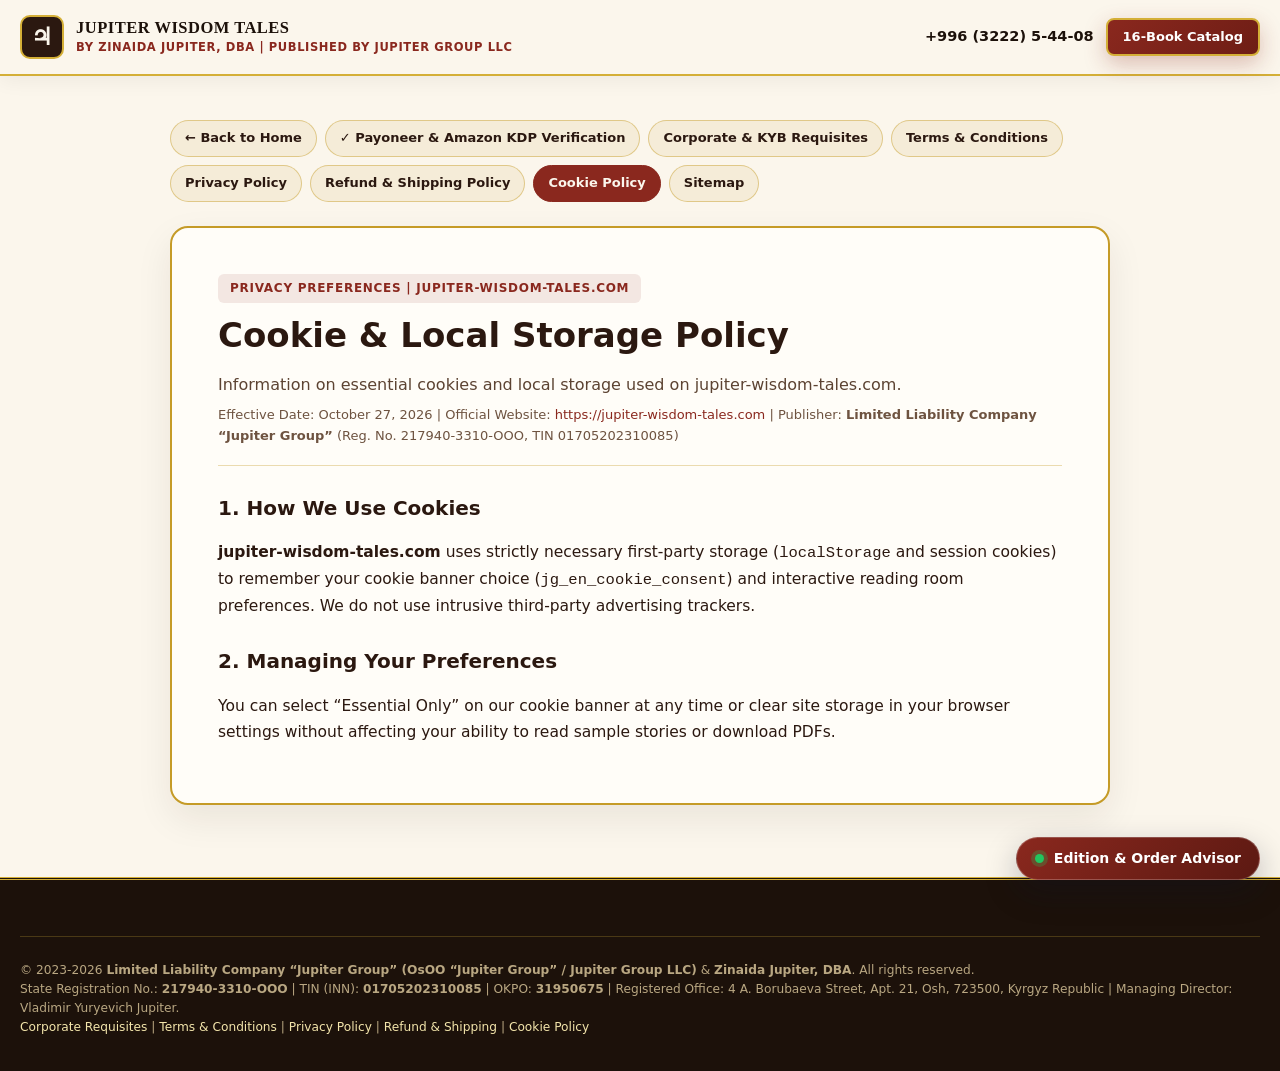
<file: cookie-policy.html>
<!DOCTYPE html>
<html lang="en">
<head>
  <meta charset="UTF-8">
  <meta name="viewport" content="width=device-width, initial-scale=1.0">
  <title>Cookie & Local Storage Policy, Jupiter Wisdom Tales (Jupiter Group LLC)</title>
  <meta name="description" content="Information on essential cookies and local storage used on jupiter-wisdom-tales.com.">
  <meta name="robots" content="index, follow">
  <meta name="corporate-owner" content="Limited Liability Company Jupiter Group (OsOO Jupiter Group, Reg. No. 217940-3310-OOO, TIN 01705202310085, OKPO 31950675, 4 A. Borubaeva St., Apt. 21, Osh, 723500, Kyrgyz Republic)">
  <meta name="managing-director" content="Vladimir Yuryevich Jupiter (100% Sole Founder &amp; Ultimate Beneficial Owner)">
  <meta name="copyright-holder" content="Limited Liability Company Jupiter Group &amp; Zinaida Sergeevna Jupiter, DBA (Exclusive Worldwide Publishing Agreement No. JG-PUB-2023-0517)">
  <meta name="payoneer-verification-domain" content="https://jupitergroop.github.io/jupiter-wisdom-tales/">
  <meta name="payoneer-corporate-domain" content="https://jupiter-wisdom-tales.com">
  <meta name="amazon-kdp-publisher" content="Limited Liability Company Jupiter Group (Imprint: Jupiter Group Publishing)">
  <link rel="canonical" href="https://jupiter-wisdom-tales.com/cookie-policy.html">
  <meta property="og:type" content="website">
  <meta property="og:locale" content="en_US">
  <meta property="og:site_name" content="Jupiter Wisdom Tales">
  <meta property="og:title" content="Cookie & Local Storage Policy, Jupiter Wisdom Tales">
  <meta property="og:description" content="Information on essential cookies and local storage used on jupiter-wisdom-tales.com.">
  <meta property="og:url" content="https://jupiter-wisdom-tales.com/cookie-policy.html">
  <meta property="og:image" content="https://jupiter-wisdom-tales.com/img/og-image.jpg">
  <meta name="theme-color" content="#FBF6EC">
  <link rel="icon" href="img/favicon.svg" type="image/svg+xml">
  <link rel="stylesheet" href="css/style.css?v=20261027">
  <link rel="stylesheet" href="css/ai-consultant.css?v=20261027">
  <style>
    .legal-shell { max-width: 980px; margin: 0 auto; padding: 44px 20px 72px; }
    .legal-nav { display: flex; flex-wrap: wrap; gap: 8px; margin-bottom: 24px; }
    .nav-pill {
      display: inline-block; padding: 7px 14px; border-radius: 999px;
      border: 1px solid rgba(197, 155, 39, 0.45); background: #F5ECD8;
      color: #2B1810; text-decoration: none; font-size: 13px; font-weight: 600;
    }
    .nav-pill.is-active, .nav-pill:hover { background: #8A281E; color: #FBF6EC; border-color: #8A281E; }
    .legal-card {
      background: #FFFDF8; border: 2px solid #C59B27; border-radius: 18px;
      padding: clamp(24px, 4vw, 46px); box-shadow: 0 14px 36px rgba(43, 24, 16, 0.08);
    }
    .legal-kicker {
      display: inline-block; padding: 5px 12px; border-radius: 6px;
      background: rgba(138, 40, 30, 0.1); color: #8A281E; font-size: 12px;
      font-weight: 700; text-transform: uppercase; letter-spacing: 0.06em; margin-bottom: 12px;
    }
    .legal-card h1 { font-size: clamp(24px, 3.2vw, 34px); margin: 0 0 10px; color: #2B1810; line-height: 1.2; }
    .legal-sub { font-size: 16px; color: #5C4332; margin-bottom: 8px; }
    .legal-meta { font-size: 13px; color: #6E5340; padding-bottom: 18px; margin-bottom: 24px; border-bottom: 1px solid rgba(197, 155, 39, 0.35); }
    .legal-body h2 { font-size: 20px; margin: 26px 0 10px; color: #2B1810; }
    .legal-body p { font-size: 15.5px; line-height: 1.68; color: #2B1810; margin-bottom: 12px; }
    .legal-body ul { padding-left: 22px; margin-bottom: 14px; }
    .legal-body li { font-size: 15px; line-height: 1.62; color: #2B1810; margin-bottom: 8px; }
    .legal-body a { color: #8A281E; text-decoration: underline; font-weight: 600; }
    .req-table { width: 100%; border-collapse: collapse; margin: 16px 0 24px; font-size: 14.5px; }
    .req-table th, .req-table td { border: 1px solid rgba(197, 155, 39, 0.5); padding: 12px 16px; text-align: left; vertical-align: top; }
    .req-table th { background: #F5ECD8; width: 34%; font-weight: 700; color: #2B1810; }
    .req-copy {
      margin-left: 8px; padding: 4px 10px; border-radius: 6px; border: 1px solid #C59B27;
      background: #FBF6EC; color: #2B1810; font-size: 12px; font-weight: 600; cursor: pointer;
    }
    .req-copy.is-done { background: #1F5C3A; border-color: #1F5C3A; color: #FFFFFF; }
    .doc-download-grid { display: grid; grid-template-columns: repeat(auto-fit, minmax(260px, 1fr)); gap: 14px; margin: 18px 0 24px; }
    .doc-card { border: 1.5px solid #C59B27; background: #FBF6EC; border-radius: 12px; padding: 16px; }
    .doc-card h3 { font-size: 16px; margin: 0 0 6px; color: #2B1810; }
    .doc-card p { font-size: 13.5px; margin: 0 0 12px; color: #5C4332; }
    @media (max-width: 640px) {
      .req-table th, .req-table td { display: block; width: 100%; }
      .req-table th { border-bottom: none; }
    }
  </style>
</head>
<body>
  <header class="site-header">
    <div class="container site-header__inner">
      <a href="index.html" class="brand-logo" aria-label="Jupiter Wisdom Tales, Home">
        <span class="brand-logo__emblem" aria-hidden="true">♃</span>
        <span>
          <span class="brand-logo__title">JUPITER WISDOM TALES</span>
          <span class="brand-logo__sub">By Zinaida Jupiter, DBA | Published by Jupiter Group LLC</span>
        </span>
      </a>
      <div class="header-actions">
        <a href="tel:+996322254408" class="header-phone">+996 (3222) 5-44-08</a>
        <a href="index.html#catalog" class="btn btn--primary btn--sm">16-Book Catalog</a>
      </div>
    </div>
  </header>

  <main class="legal-shell">
    <nav class="legal-nav" aria-label="Legal and Corporate Pages">
      <a href="index.html" class="nav-pill">← Back to Home</a><a href="verification.html" class="nav-pill">✓ Payoneer &amp; Amazon KDP Verification</a><a href="requisites.html" class="nav-pill">Corporate & KYB Requisites</a><a href="terms.html" class="nav-pill">Terms & Conditions</a><a href="privacy.html" class="nav-pill">Privacy Policy</a><a href="refund-shipping.html" class="nav-pill">Refund & Shipping Policy</a><a href="cookie-policy.html" class="nav-pill is-active">Cookie Policy</a><a href="sitemap-page.html" class="nav-pill">Sitemap</a>
    </nav>
    <article class="legal-card">
      <span class="legal-kicker">Privacy Preferences | jupiter-wisdom-tales.com</span>
      <h1>Cookie & Local Storage Policy</h1>
      <p class="legal-sub">Information on essential cookies and local storage used on jupiter-wisdom-tales.com.</p>
      <div class="legal-meta">Effective Date: <time datetime="2026-10-27">October 27, 2026</time> | Official Website: <a href="https://jupiter-wisdom-tales.com">https://jupiter-wisdom-tales.com</a> | Publisher: <strong>Limited Liability Company “Jupiter Group”</strong> (Reg. No. 217940-3310-OOO, TIN 01705202310085)</div>
      <div class="legal-body">
        
    <h2>1. How We Use Cookies</h2>
    <p>
      <strong>jupiter-wisdom-tales.com</strong> uses strictly necessary first-party storage (<code>localStorage</code> and session cookies) to remember your cookie banner choice (<code>jg_en_cookie_consent</code>) and interactive reading room preferences. We do not use intrusive third-party advertising trackers.
    </p>
    <h2>2. Managing Your Preferences</h2>
    <p>
      You can select “Essential Only” on our cookie banner at any time or clear site storage in your browser settings without affecting your ability to read sample stories or download PDFs.
    </p>
    
      </div>
    </article>
  </main>

  <footer class="site-footer">
    <div class="container">
      <div class="site-footer__legal">
        © 2023-2026 <strong>Limited Liability Company “Jupiter Group” (OsOO “Jupiter Group” / Jupiter Group LLC)</strong> &amp; <strong>Zinaida Jupiter, DBA</strong>. All rights reserved.<br>
        State Registration No.: <strong>217940-3310-OOO</strong> | TIN (INN): <strong>01705202310085</strong> | OKPO: <strong>31950675</strong> | Registered Office: 4 A. Borubaeva Street, Apt. 21, Osh, 723500, Kyrgyz Republic | Managing Director: Vladimir Yuryevich Jupiter.<br>
        <a href="requisites.html" style="color:#F3E5AB;">Corporate Requisites</a> | <a href="terms.html" style="color:#F3E5AB;">Terms &amp; Conditions</a> | <a href="privacy.html" style="color:#F3E5AB;">Privacy Policy</a> | <a href="refund-shipping.html" style="color:#F3E5AB;">Refund &amp; Shipping</a> | <a href="cookie-policy.html" style="color:#F3E5AB;">Cookie Policy</a>
      </div>
    </div>
  </footer>
  <script src="js/cookie.js?v=20261027" defer></script>
  <script src="js/requisites.js?v=20261027" defer></script>
  <script src="js/ai-consultant.js?v=20261027" defer></script>
</body>
</html>
</file>
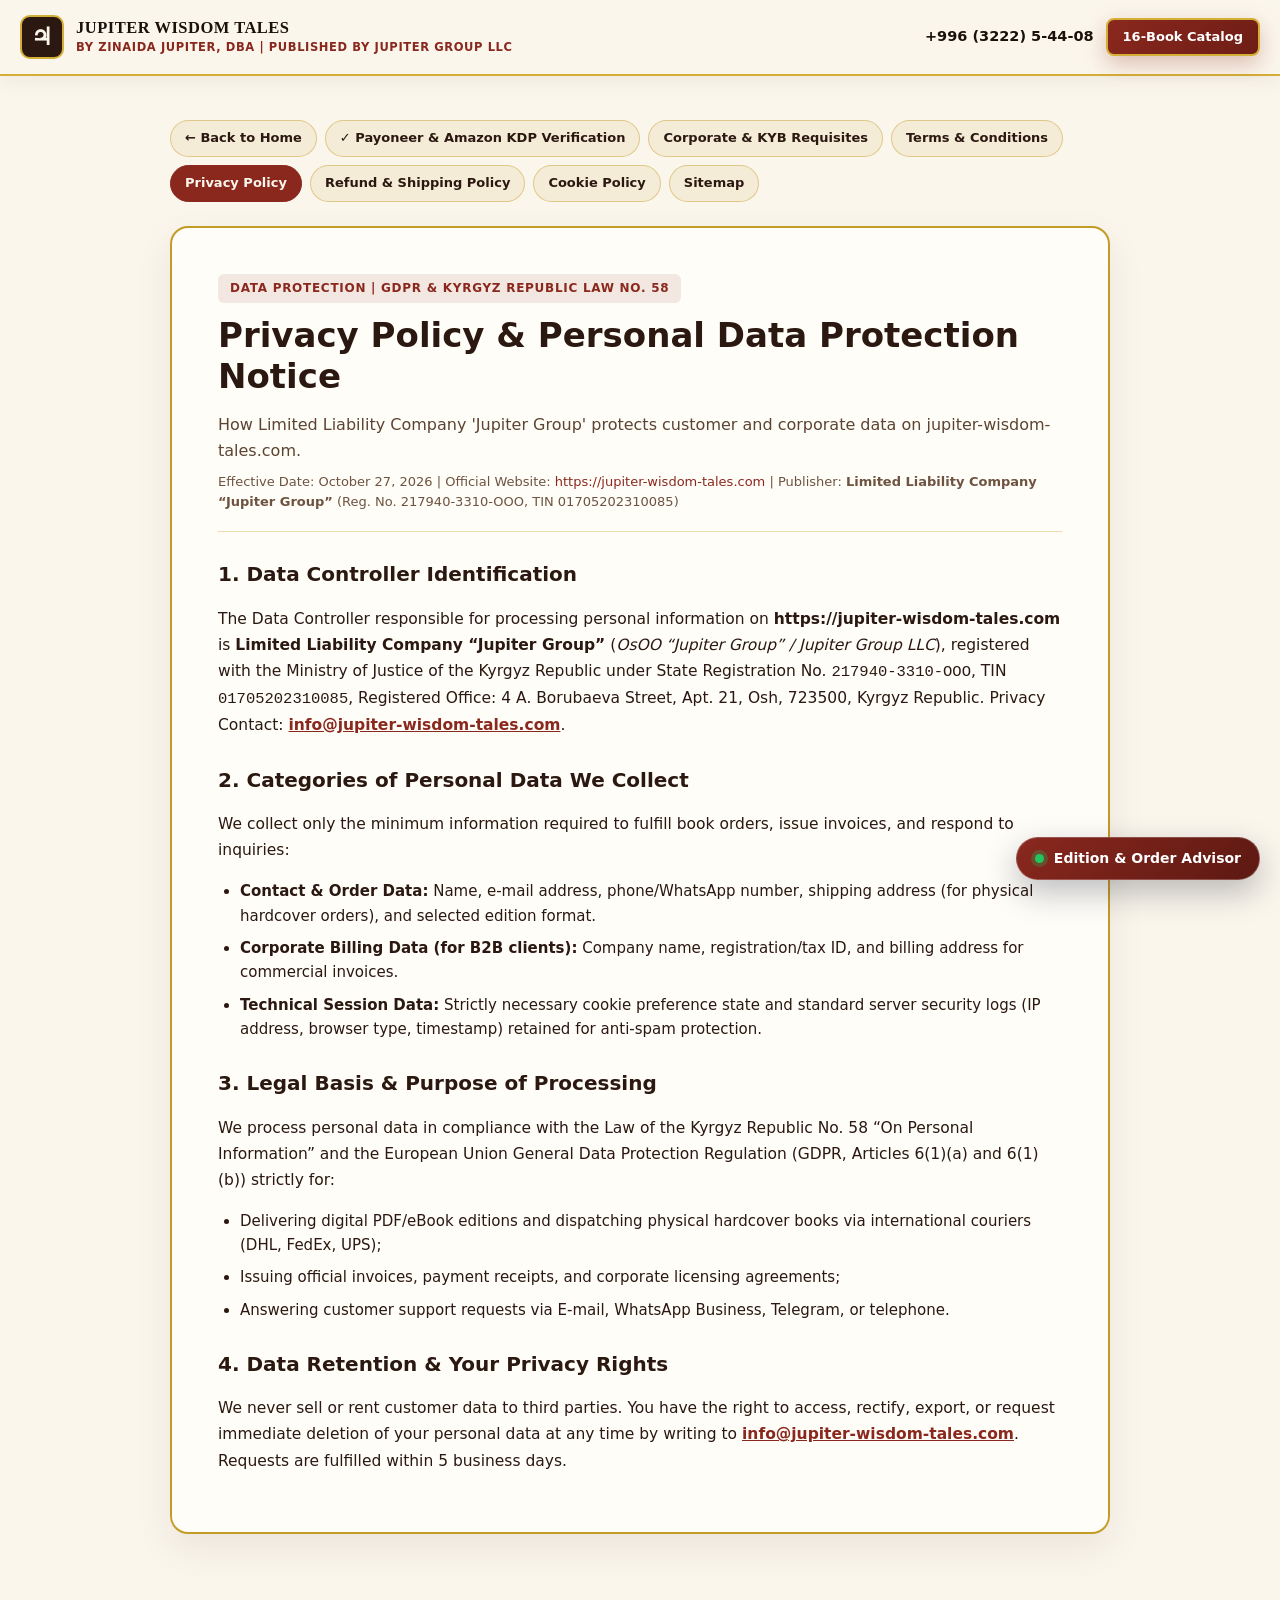
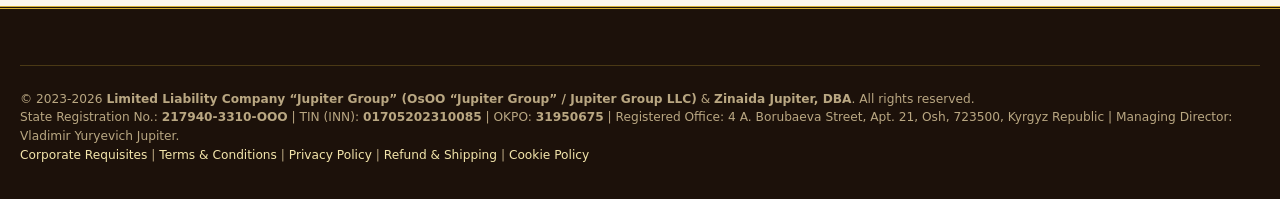
<file: privacy.html>
<!DOCTYPE html>
<html lang="en">
<head>
  <meta charset="UTF-8">
  <meta name="viewport" content="width=device-width, initial-scale=1.0">
  <title>Privacy Policy & International Data Protection Notice, Jupiter Wisdom Tales (Jupiter Group LLC)</title>
  <meta name="description" content="How Limited Liability Company 'Jupiter Group' protects customer and corporate data on jupiter-wisdom-tales.com.">
  <meta name="robots" content="index, follow">
  <meta name="corporate-owner" content="Limited Liability Company Jupiter Group (OsOO Jupiter Group, Reg. No. 217940-3310-OOO, TIN 01705202310085, OKPO 31950675, 4 A. Borubaeva St., Apt. 21, Osh, 723500, Kyrgyz Republic)">
  <meta name="managing-director" content="Vladimir Yuryevich Jupiter (100% Sole Founder &amp; Ultimate Beneficial Owner)">
  <meta name="copyright-holder" content="Limited Liability Company Jupiter Group &amp; Zinaida Sergeevna Jupiter, DBA (Exclusive Worldwide Publishing Agreement No. JG-PUB-2023-0517)">
  <meta name="payoneer-verification-domain" content="https://jupitergroop.github.io/jupiter-wisdom-tales/">
  <meta name="payoneer-corporate-domain" content="https://jupiter-wisdom-tales.com">
  <meta name="amazon-kdp-publisher" content="Limited Liability Company Jupiter Group (Imprint: Jupiter Group Publishing)">
  <link rel="canonical" href="https://jupiter-wisdom-tales.com/privacy.html">
  <meta property="og:type" content="website">
  <meta property="og:locale" content="en_US">
  <meta property="og:site_name" content="Jupiter Wisdom Tales">
  <meta property="og:title" content="Privacy Policy & International Data Protection Notice, Jupiter Wisdom Tales">
  <meta property="og:description" content="How Limited Liability Company 'Jupiter Group' protects customer and corporate data on jupiter-wisdom-tales.com.">
  <meta property="og:url" content="https://jupiter-wisdom-tales.com/privacy.html">
  <meta property="og:image" content="https://jupiter-wisdom-tales.com/img/og-image.jpg">
  <meta name="theme-color" content="#FBF6EC">
  <link rel="icon" href="img/favicon.svg" type="image/svg+xml">
  <link rel="stylesheet" href="css/style.css?v=20261027">
  <link rel="stylesheet" href="css/ai-consultant.css?v=20261027">
  <style>
    .legal-shell { max-width: 980px; margin: 0 auto; padding: 44px 20px 72px; }
    .legal-nav { display: flex; flex-wrap: wrap; gap: 8px; margin-bottom: 24px; }
    .nav-pill {
      display: inline-block; padding: 7px 14px; border-radius: 999px;
      border: 1px solid rgba(197, 155, 39, 0.45); background: #F5ECD8;
      color: #2B1810; text-decoration: none; font-size: 13px; font-weight: 600;
    }
    .nav-pill.is-active, .nav-pill:hover { background: #8A281E; color: #FBF6EC; border-color: #8A281E; }
    .legal-card {
      background: #FFFDF8; border: 2px solid #C59B27; border-radius: 18px;
      padding: clamp(24px, 4vw, 46px); box-shadow: 0 14px 36px rgba(43, 24, 16, 0.08);
    }
    .legal-kicker {
      display: inline-block; padding: 5px 12px; border-radius: 6px;
      background: rgba(138, 40, 30, 0.1); color: #8A281E; font-size: 12px;
      font-weight: 700; text-transform: uppercase; letter-spacing: 0.06em; margin-bottom: 12px;
    }
    .legal-card h1 { font-size: clamp(24px, 3.2vw, 34px); margin: 0 0 10px; color: #2B1810; line-height: 1.2; }
    .legal-sub { font-size: 16px; color: #5C4332; margin-bottom: 8px; }
    .legal-meta { font-size: 13px; color: #6E5340; padding-bottom: 18px; margin-bottom: 24px; border-bottom: 1px solid rgba(197, 155, 39, 0.35); }
    .legal-body h2 { font-size: 20px; margin: 26px 0 10px; color: #2B1810; }
    .legal-body p { font-size: 15.5px; line-height: 1.68; color: #2B1810; margin-bottom: 12px; }
    .legal-body ul { padding-left: 22px; margin-bottom: 14px; }
    .legal-body li { font-size: 15px; line-height: 1.62; color: #2B1810; margin-bottom: 8px; }
    .legal-body a { color: #8A281E; text-decoration: underline; font-weight: 600; }
    .req-table { width: 100%; border-collapse: collapse; margin: 16px 0 24px; font-size: 14.5px; }
    .req-table th, .req-table td { border: 1px solid rgba(197, 155, 39, 0.5); padding: 12px 16px; text-align: left; vertical-align: top; }
    .req-table th { background: #F5ECD8; width: 34%; font-weight: 700; color: #2B1810; }
    .req-copy {
      margin-left: 8px; padding: 4px 10px; border-radius: 6px; border: 1px solid #C59B27;
      background: #FBF6EC; color: #2B1810; font-size: 12px; font-weight: 600; cursor: pointer;
    }
    .req-copy.is-done { background: #1F5C3A; border-color: #1F5C3A; color: #FFFFFF; }
    .doc-download-grid { display: grid; grid-template-columns: repeat(auto-fit, minmax(260px, 1fr)); gap: 14px; margin: 18px 0 24px; }
    .doc-card { border: 1.5px solid #C59B27; background: #FBF6EC; border-radius: 12px; padding: 16px; }
    .doc-card h3 { font-size: 16px; margin: 0 0 6px; color: #2B1810; }
    .doc-card p { font-size: 13.5px; margin: 0 0 12px; color: #5C4332; }
    @media (max-width: 640px) {
      .req-table th, .req-table td { display: block; width: 100%; }
      .req-table th { border-bottom: none; }
    }
  </style>
</head>
<body>
  <header class="site-header">
    <div class="container site-header__inner">
      <a href="index.html" class="brand-logo" aria-label="Jupiter Wisdom Tales, Home">
        <span class="brand-logo__emblem" aria-hidden="true">♃</span>
        <span>
          <span class="brand-logo__title">JUPITER WISDOM TALES</span>
          <span class="brand-logo__sub">By Zinaida Jupiter, DBA | Published by Jupiter Group LLC</span>
        </span>
      </a>
      <div class="header-actions">
        <a href="tel:+996322254408" class="header-phone">+996 (3222) 5-44-08</a>
        <a href="index.html#catalog" class="btn btn--primary btn--sm">16-Book Catalog</a>
      </div>
    </div>
  </header>

  <main class="legal-shell">
    <nav class="legal-nav" aria-label="Legal and Corporate Pages">
      <a href="index.html" class="nav-pill">← Back to Home</a><a href="verification.html" class="nav-pill">✓ Payoneer &amp; Amazon KDP Verification</a><a href="requisites.html" class="nav-pill">Corporate & KYB Requisites</a><a href="terms.html" class="nav-pill">Terms & Conditions</a><a href="privacy.html" class="nav-pill is-active">Privacy Policy</a><a href="refund-shipping.html" class="nav-pill">Refund & Shipping Policy</a><a href="cookie-policy.html" class="nav-pill">Cookie Policy</a><a href="sitemap-page.html" class="nav-pill">Sitemap</a>
    </nav>
    <article class="legal-card">
      <span class="legal-kicker">Data Protection | GDPR & Kyrgyz Republic Law No. 58</span>
      <h1>Privacy Policy & Personal Data Protection Notice</h1>
      <p class="legal-sub">How Limited Liability Company 'Jupiter Group' protects customer and corporate data on jupiter-wisdom-tales.com.</p>
      <div class="legal-meta">Effective Date: <time datetime="2026-10-27">October 27, 2026</time> | Official Website: <a href="https://jupiter-wisdom-tales.com">https://jupiter-wisdom-tales.com</a> | Publisher: <strong>Limited Liability Company “Jupiter Group”</strong> (Reg. No. 217940-3310-OOO, TIN 01705202310085)</div>
      <div class="legal-body">
        
    <h2>1. Data Controller Identification</h2>
    <p>
      The Data Controller responsible for processing personal information on <strong>https://jupiter-wisdom-tales.com</strong> is <strong>Limited Liability Company “Jupiter Group”</strong> (<em>OsOO “Jupiter Group” / Jupiter Group LLC</em>), registered with the Ministry of Justice of the Kyrgyz Republic under State Registration No. <code>217940-3310-OOO</code>, TIN <code>01705202310085</code>, Registered Office: 4 A. Borubaeva Street, Apt. 21, Osh, 723500, Kyrgyz Republic. Privacy Contact: <a href="mailto:info@jupiter-wisdom-tales.com">info@jupiter-wisdom-tales.com</a>.
    </p>

    <h2>2. Categories of Personal Data We Collect</h2>
    <p>We collect only the minimum information required to fulfill book orders, issue invoices, and respond to inquiries:</p>
    <ul>
      <li><strong>Contact &amp; Order Data:</strong> Name, e-mail address, phone/WhatsApp number, shipping address (for physical hardcover orders), and selected edition format.</li>
      <li><strong>Corporate Billing Data (for B2B clients):</strong> Company name, registration/tax ID, and billing address for commercial invoices.</li>
      <li><strong>Technical Session Data:</strong> Strictly necessary cookie preference state and standard server security logs (IP address, browser type, timestamp) retained for anti-spam protection.</li>
    </ul>

    <h2>3. Legal Basis &amp; Purpose of Processing</h2>
    <p>
      We process personal data in compliance with the Law of the Kyrgyz Republic No. 58 “On Personal Information” and the European Union General Data Protection Regulation (GDPR, Articles 6(1)(a) and 6(1)(b)) strictly for:
    </p>
    <ul>
      <li>Delivering digital PDF/eBook editions and dispatching physical hardcover books via international couriers (DHL, FedEx, UPS);</li>
      <li>Issuing official invoices, payment receipts, and corporate licensing agreements;</li>
      <li>Answering customer support requests via E-mail, WhatsApp Business, Telegram, or telephone.</li>
    </ul>

    <h2>4. Data Retention &amp; Your Privacy Rights</h2>
    <p>
      We never sell or rent customer data to third parties. You have the right to access, rectify, export, or request immediate deletion of your personal data at any time by writing to <a href="mailto:info@jupiter-wisdom-tales.com">info@jupiter-wisdom-tales.com</a>. Requests are fulfilled within 5 business days.
    </p>
    
      </div>
    </article>
  </main>

  <footer class="site-footer">
    <div class="container">
      <div class="site-footer__legal">
        © 2023-2026 <strong>Limited Liability Company “Jupiter Group” (OsOO “Jupiter Group” / Jupiter Group LLC)</strong> &amp; <strong>Zinaida Jupiter, DBA</strong>. All rights reserved.<br>
        State Registration No.: <strong>217940-3310-OOO</strong> | TIN (INN): <strong>01705202310085</strong> | OKPO: <strong>31950675</strong> | Registered Office: 4 A. Borubaeva Street, Apt. 21, Osh, 723500, Kyrgyz Republic | Managing Director: Vladimir Yuryevich Jupiter.<br>
        <a href="requisites.html" style="color:#F3E5AB;">Corporate Requisites</a> | <a href="terms.html" style="color:#F3E5AB;">Terms &amp; Conditions</a> | <a href="privacy.html" style="color:#F3E5AB;">Privacy Policy</a> | <a href="refund-shipping.html" style="color:#F3E5AB;">Refund &amp; Shipping</a> | <a href="cookie-policy.html" style="color:#F3E5AB;">Cookie Policy</a>
      </div>
    </div>
  </footer>
  <script src="js/cookie.js?v=20261027" defer></script>
  <script src="js/requisites.js?v=20261027" defer></script>
  <script src="js/ai-consultant.js?v=20261027" defer></script>
</body>
</html>
</file>
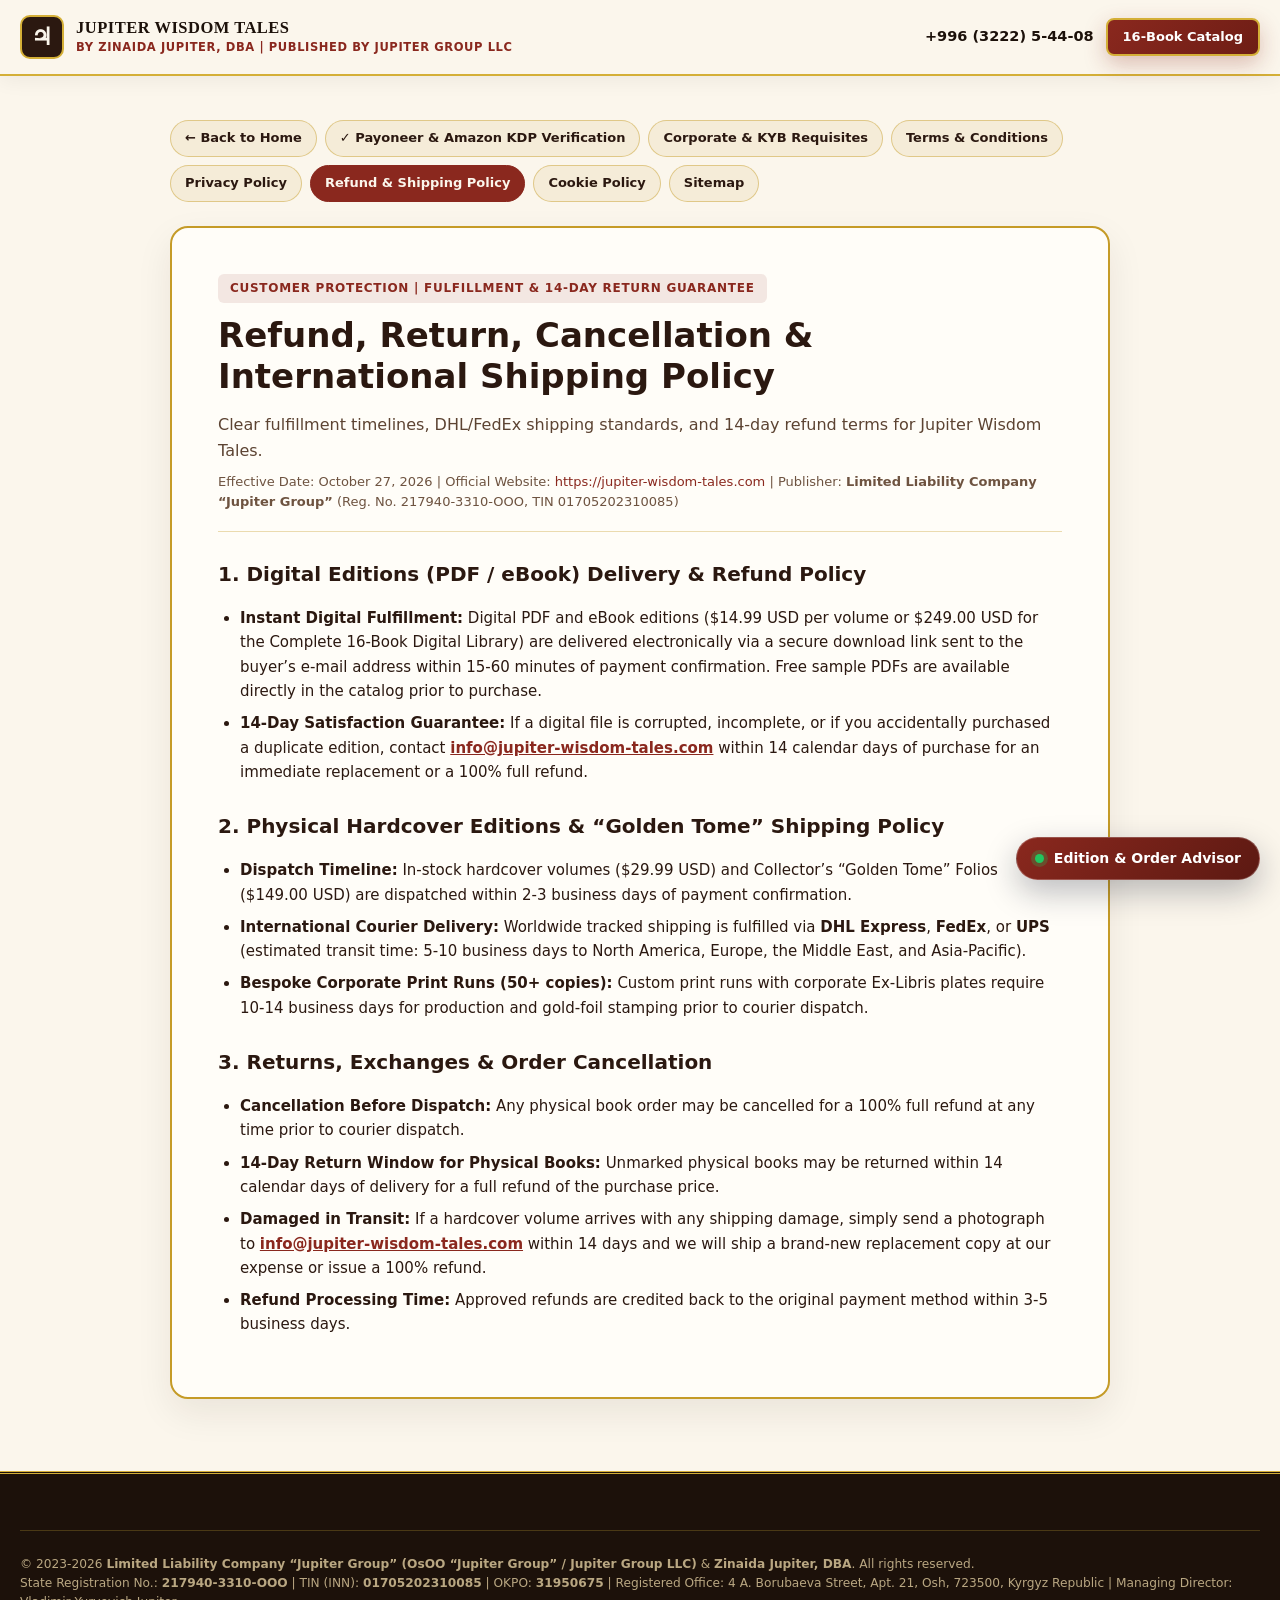
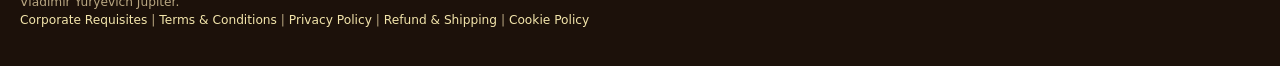
<file: refund-shipping.html>
<!DOCTYPE html>
<html lang="en">
<head>
  <meta charset="UTF-8">
  <meta name="viewport" content="width=device-width, initial-scale=1.0">
  <title>Refund, Return, Cancellation & International Shipping Policy, Jupiter Wisdom Tales (Jupiter Group LLC)</title>
  <meta name="description" content="Clear fulfillment timelines, DHL/FedEx shipping standards, and 14-day refund terms for Jupiter Wisdom Tales.">
  <meta name="robots" content="index, follow">
  <meta name="corporate-owner" content="Limited Liability Company Jupiter Group (OsOO Jupiter Group, Reg. No. 217940-3310-OOO, TIN 01705202310085, OKPO 31950675, 4 A. Borubaeva St., Apt. 21, Osh, 723500, Kyrgyz Republic)">
  <meta name="managing-director" content="Vladimir Yuryevich Jupiter (100% Sole Founder &amp; Ultimate Beneficial Owner)">
  <meta name="copyright-holder" content="Limited Liability Company Jupiter Group &amp; Zinaida Sergeevna Jupiter, DBA (Exclusive Worldwide Publishing Agreement No. JG-PUB-2023-0517)">
  <meta name="payoneer-verification-domain" content="https://jupitergroop.github.io/jupiter-wisdom-tales/">
  <meta name="payoneer-corporate-domain" content="https://jupiter-wisdom-tales.com">
  <meta name="amazon-kdp-publisher" content="Limited Liability Company Jupiter Group (Imprint: Jupiter Group Publishing)">
  <link rel="canonical" href="https://jupiter-wisdom-tales.com/refund-shipping.html">
  <meta property="og:type" content="website">
  <meta property="og:locale" content="en_US">
  <meta property="og:site_name" content="Jupiter Wisdom Tales">
  <meta property="og:title" content="Refund, Return, Cancellation & International Shipping Policy, Jupiter Wisdom Tales">
  <meta property="og:description" content="Clear fulfillment timelines, DHL/FedEx shipping standards, and 14-day refund terms for Jupiter Wisdom Tales.">
  <meta property="og:url" content="https://jupiter-wisdom-tales.com/refund-shipping.html">
  <meta property="og:image" content="https://jupiter-wisdom-tales.com/img/og-image.jpg">
  <meta name="theme-color" content="#FBF6EC">
  <link rel="icon" href="img/favicon.svg" type="image/svg+xml">
  <link rel="stylesheet" href="css/style.css?v=20261027">
  <link rel="stylesheet" href="css/ai-consultant.css?v=20261027">
  <style>
    .legal-shell { max-width: 980px; margin: 0 auto; padding: 44px 20px 72px; }
    .legal-nav { display: flex; flex-wrap: wrap; gap: 8px; margin-bottom: 24px; }
    .nav-pill {
      display: inline-block; padding: 7px 14px; border-radius: 999px;
      border: 1px solid rgba(197, 155, 39, 0.45); background: #F5ECD8;
      color: #2B1810; text-decoration: none; font-size: 13px; font-weight: 600;
    }
    .nav-pill.is-active, .nav-pill:hover { background: #8A281E; color: #FBF6EC; border-color: #8A281E; }
    .legal-card {
      background: #FFFDF8; border: 2px solid #C59B27; border-radius: 18px;
      padding: clamp(24px, 4vw, 46px); box-shadow: 0 14px 36px rgba(43, 24, 16, 0.08);
    }
    .legal-kicker {
      display: inline-block; padding: 5px 12px; border-radius: 6px;
      background: rgba(138, 40, 30, 0.1); color: #8A281E; font-size: 12px;
      font-weight: 700; text-transform: uppercase; letter-spacing: 0.06em; margin-bottom: 12px;
    }
    .legal-card h1 { font-size: clamp(24px, 3.2vw, 34px); margin: 0 0 10px; color: #2B1810; line-height: 1.2; }
    .legal-sub { font-size: 16px; color: #5C4332; margin-bottom: 8px; }
    .legal-meta { font-size: 13px; color: #6E5340; padding-bottom: 18px; margin-bottom: 24px; border-bottom: 1px solid rgba(197, 155, 39, 0.35); }
    .legal-body h2 { font-size: 20px; margin: 26px 0 10px; color: #2B1810; }
    .legal-body p { font-size: 15.5px; line-height: 1.68; color: #2B1810; margin-bottom: 12px; }
    .legal-body ul { padding-left: 22px; margin-bottom: 14px; }
    .legal-body li { font-size: 15px; line-height: 1.62; color: #2B1810; margin-bottom: 8px; }
    .legal-body a { color: #8A281E; text-decoration: underline; font-weight: 600; }
    .req-table { width: 100%; border-collapse: collapse; margin: 16px 0 24px; font-size: 14.5px; }
    .req-table th, .req-table td { border: 1px solid rgba(197, 155, 39, 0.5); padding: 12px 16px; text-align: left; vertical-align: top; }
    .req-table th { background: #F5ECD8; width: 34%; font-weight: 700; color: #2B1810; }
    .req-copy {
      margin-left: 8px; padding: 4px 10px; border-radius: 6px; border: 1px solid #C59B27;
      background: #FBF6EC; color: #2B1810; font-size: 12px; font-weight: 600; cursor: pointer;
    }
    .req-copy.is-done { background: #1F5C3A; border-color: #1F5C3A; color: #FFFFFF; }
    .doc-download-grid { display: grid; grid-template-columns: repeat(auto-fit, minmax(260px, 1fr)); gap: 14px; margin: 18px 0 24px; }
    .doc-card { border: 1.5px solid #C59B27; background: #FBF6EC; border-radius: 12px; padding: 16px; }
    .doc-card h3 { font-size: 16px; margin: 0 0 6px; color: #2B1810; }
    .doc-card p { font-size: 13.5px; margin: 0 0 12px; color: #5C4332; }
    @media (max-width: 640px) {
      .req-table th, .req-table td { display: block; width: 100%; }
      .req-table th { border-bottom: none; }
    }
  </style>
</head>
<body>
  <header class="site-header">
    <div class="container site-header__inner">
      <a href="index.html" class="brand-logo" aria-label="Jupiter Wisdom Tales, Home">
        <span class="brand-logo__emblem" aria-hidden="true">♃</span>
        <span>
          <span class="brand-logo__title">JUPITER WISDOM TALES</span>
          <span class="brand-logo__sub">By Zinaida Jupiter, DBA | Published by Jupiter Group LLC</span>
        </span>
      </a>
      <div class="header-actions">
        <a href="tel:+996322254408" class="header-phone">+996 (3222) 5-44-08</a>
        <a href="index.html#catalog" class="btn btn--primary btn--sm">16-Book Catalog</a>
      </div>
    </div>
  </header>

  <main class="legal-shell">
    <nav class="legal-nav" aria-label="Legal and Corporate Pages">
      <a href="index.html" class="nav-pill">← Back to Home</a><a href="verification.html" class="nav-pill">✓ Payoneer &amp; Amazon KDP Verification</a><a href="requisites.html" class="nav-pill">Corporate & KYB Requisites</a><a href="terms.html" class="nav-pill">Terms & Conditions</a><a href="privacy.html" class="nav-pill">Privacy Policy</a><a href="refund-shipping.html" class="nav-pill is-active">Refund & Shipping Policy</a><a href="cookie-policy.html" class="nav-pill">Cookie Policy</a><a href="sitemap-page.html" class="nav-pill">Sitemap</a>
    </nav>
    <article class="legal-card">
      <span class="legal-kicker">Customer Protection | Fulfillment & 14-Day Return Guarantee</span>
      <h1>Refund, Return, Cancellation & International Shipping Policy</h1>
      <p class="legal-sub">Clear fulfillment timelines, DHL/FedEx shipping standards, and 14-day refund terms for Jupiter Wisdom Tales.</p>
      <div class="legal-meta">Effective Date: <time datetime="2026-10-27">October 27, 2026</time> | Official Website: <a href="https://jupiter-wisdom-tales.com">https://jupiter-wisdom-tales.com</a> | Publisher: <strong>Limited Liability Company “Jupiter Group”</strong> (Reg. No. 217940-3310-OOO, TIN 01705202310085)</div>
      <div class="legal-body">
        
    <h2>1. Digital Editions (PDF / eBook) Delivery &amp; Refund Policy</h2>
    <ul>
      <li><strong>Instant Digital Fulfillment:</strong> Digital PDF and eBook editions ($14.99 USD per volume or $249.00 USD for the Complete 16-Book Digital Library) are delivered electronically via a secure download link sent to the buyer’s e-mail address within 15-60 minutes of payment confirmation. Free sample PDFs are available directly in the catalog prior to purchase.</li>
      <li><strong>14-Day Satisfaction Guarantee:</strong> If a digital file is corrupted, incomplete, or if you accidentally purchased a duplicate edition, contact <a href="mailto:info@jupiter-wisdom-tales.com">info@jupiter-wisdom-tales.com</a> within 14 calendar days of purchase for an immediate replacement or a 100% full refund.</li>
    </ul>

    <h2>2. Physical Hardcover Editions &amp; “Golden Tome” Shipping Policy</h2>
    <ul>
      <li><strong>Dispatch Timeline:</strong> In-stock hardcover volumes ($29.99 USD) and Collector’s “Golden Tome” Folios ($149.00 USD) are dispatched within 2-3 business days of payment confirmation.</li>
      <li><strong>International Courier Delivery:</strong> Worldwide tracked shipping is fulfilled via <strong>DHL Express</strong>, <strong>FedEx</strong>, or <strong>UPS</strong> (estimated transit time: 5-10 business days to North America, Europe, the Middle East, and Asia-Pacific).</li>
      <li><strong>Bespoke Corporate Print Runs (50+ copies):</strong> Custom print runs with corporate Ex-Libris plates require 10-14 business days for production and gold-foil stamping prior to courier dispatch.</li>
    </ul>

    <h2>3. Returns, Exchanges &amp; Order Cancellation</h2>
    <ul>
      <li><strong>Cancellation Before Dispatch:</strong> Any physical book order may be cancelled for a 100% full refund at any time prior to courier dispatch.</li>
      <li><strong>14-Day Return Window for Physical Books:</strong> Unmarked physical books may be returned within 14 calendar days of delivery for a full refund of the purchase price.</li>
      <li><strong>Damaged in Transit:</strong> If a hardcover volume arrives with any shipping damage, simply send a photograph to <a href="mailto:info@jupiter-wisdom-tales.com">info@jupiter-wisdom-tales.com</a> within 14 days and we will ship a brand-new replacement copy at our expense or issue a 100% refund.</li>
      <li><strong>Refund Processing Time:</strong> Approved refunds are credited back to the original payment method within 3-5 business days.</li>
    </ul>
    
      </div>
    </article>
  </main>

  <footer class="site-footer">
    <div class="container">
      <div class="site-footer__legal">
        © 2023-2026 <strong>Limited Liability Company “Jupiter Group” (OsOO “Jupiter Group” / Jupiter Group LLC)</strong> &amp; <strong>Zinaida Jupiter, DBA</strong>. All rights reserved.<br>
        State Registration No.: <strong>217940-3310-OOO</strong> | TIN (INN): <strong>01705202310085</strong> | OKPO: <strong>31950675</strong> | Registered Office: 4 A. Borubaeva Street, Apt. 21, Osh, 723500, Kyrgyz Republic | Managing Director: Vladimir Yuryevich Jupiter.<br>
        <a href="requisites.html" style="color:#F3E5AB;">Corporate Requisites</a> | <a href="terms.html" style="color:#F3E5AB;">Terms &amp; Conditions</a> | <a href="privacy.html" style="color:#F3E5AB;">Privacy Policy</a> | <a href="refund-shipping.html" style="color:#F3E5AB;">Refund &amp; Shipping</a> | <a href="cookie-policy.html" style="color:#F3E5AB;">Cookie Policy</a>
      </div>
    </div>
  </footer>
  <script src="js/cookie.js?v=20261027" defer></script>
  <script src="js/requisites.js?v=20261027" defer></script>
  <script src="js/ai-consultant.js?v=20261027" defer></script>
</body>
</html>
</file>
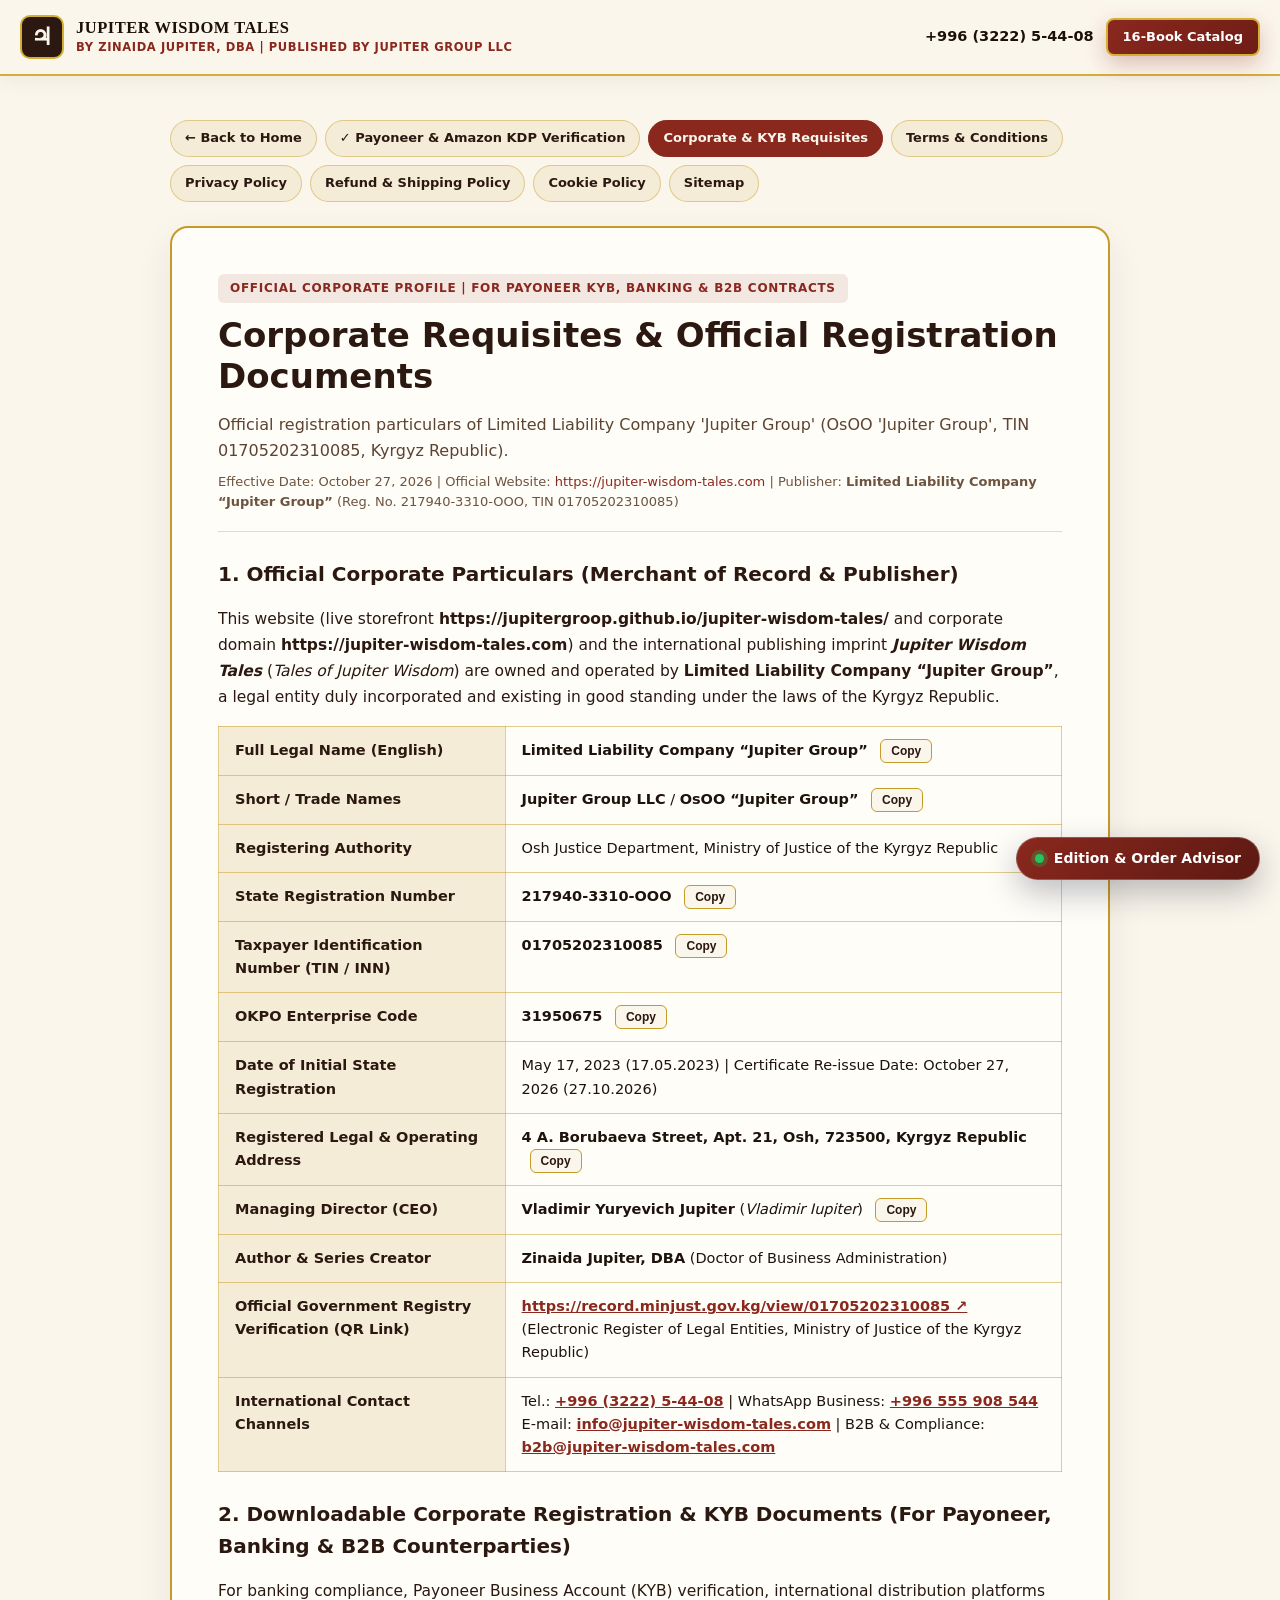
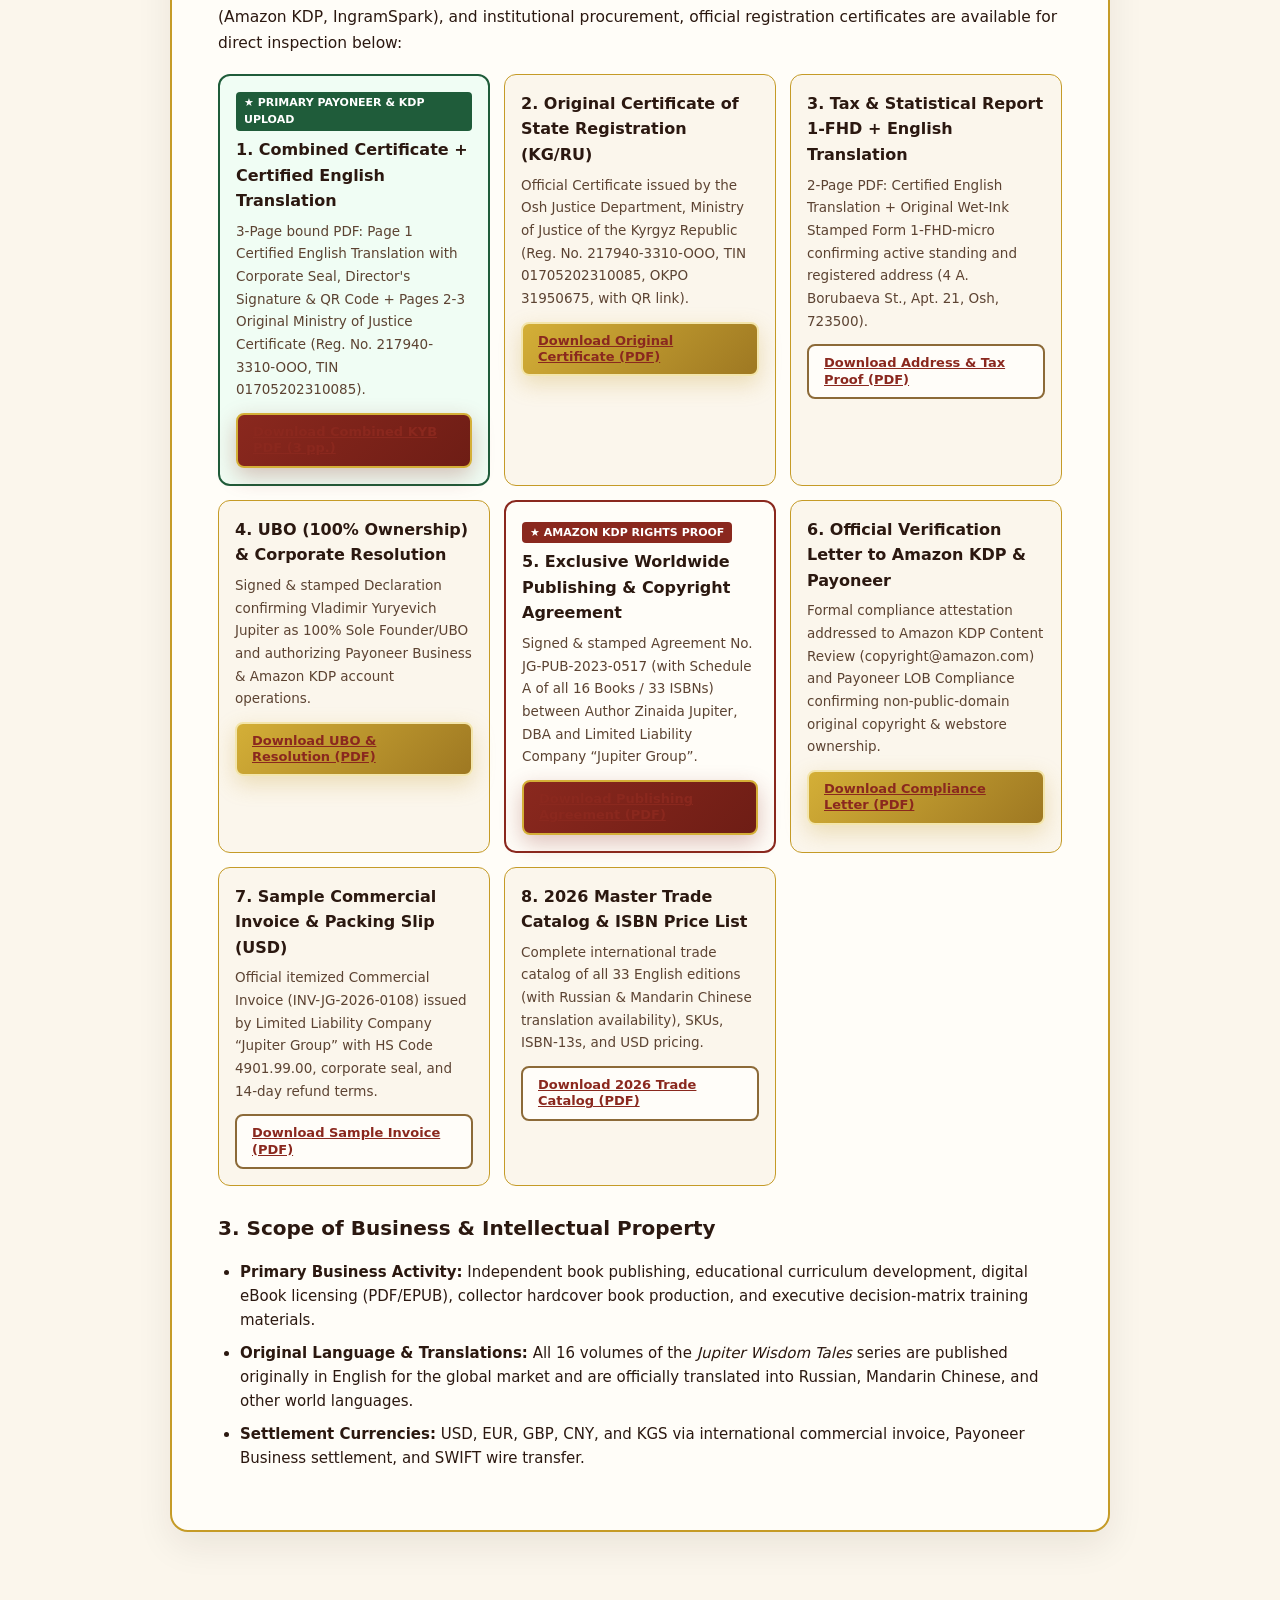
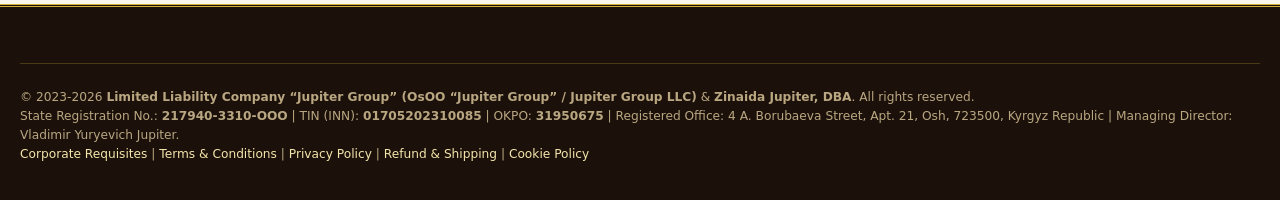
<file: requisites.html>
<!DOCTYPE html>
<html lang="en">
<head>
  <meta charset="UTF-8">
  <meta name="viewport" content="width=device-width, initial-scale=1.0">
  <title>Corporate Requisites & KYB Verification Documents, Jupiter Wisdom Tales (Jupiter Group LLC)</title>
  <meta name="description" content="Official registration particulars of Limited Liability Company 'Jupiter Group' (OsOO 'Jupiter Group', TIN 01705202310085, Kyrgyz Republic).">
  <meta name="robots" content="index, follow">
  <meta name="corporate-owner" content="Limited Liability Company Jupiter Group (OsOO Jupiter Group, Reg. No. 217940-3310-OOO, TIN 01705202310085, OKPO 31950675, 4 A. Borubaeva St., Apt. 21, Osh, 723500, Kyrgyz Republic)">
  <meta name="managing-director" content="Vladimir Yuryevich Jupiter (100% Sole Founder &amp; Ultimate Beneficial Owner)">
  <meta name="copyright-holder" content="Limited Liability Company Jupiter Group &amp; Zinaida Sergeevna Jupiter, DBA (Exclusive Worldwide Publishing Agreement No. JG-PUB-2023-0517)">
  <meta name="payoneer-verification-domain" content="https://jupitergroop.github.io/jupiter-wisdom-tales/">
  <meta name="payoneer-corporate-domain" content="https://jupiter-wisdom-tales.com">
  <meta name="amazon-kdp-publisher" content="Limited Liability Company Jupiter Group (Imprint: Jupiter Group Publishing)">
  <link rel="canonical" href="https://jupiter-wisdom-tales.com/requisites.html">
  <meta property="og:type" content="website">
  <meta property="og:locale" content="en_US">
  <meta property="og:site_name" content="Jupiter Wisdom Tales">
  <meta property="og:title" content="Corporate Requisites & KYB Verification Documents, Jupiter Wisdom Tales">
  <meta property="og:description" content="Official registration particulars of Limited Liability Company 'Jupiter Group' (OsOO 'Jupiter Group', TIN 01705202310085, Kyrgyz Republic).">
  <meta property="og:url" content="https://jupiter-wisdom-tales.com/requisites.html">
  <meta property="og:image" content="https://jupiter-wisdom-tales.com/img/og-image.jpg">
  <meta name="theme-color" content="#FBF6EC">
  <link rel="icon" href="img/favicon.svg" type="image/svg+xml">
  <link rel="stylesheet" href="css/style.css?v=20261027">
  <link rel="stylesheet" href="css/ai-consultant.css?v=20261027">
  <style>
    .legal-shell { max-width: 980px; margin: 0 auto; padding: 44px 20px 72px; }
    .legal-nav { display: flex; flex-wrap: wrap; gap: 8px; margin-bottom: 24px; }
    .nav-pill {
      display: inline-block; padding: 7px 14px; border-radius: 999px;
      border: 1px solid rgba(197, 155, 39, 0.45); background: #F5ECD8;
      color: #2B1810; text-decoration: none; font-size: 13px; font-weight: 600;
    }
    .nav-pill.is-active, .nav-pill:hover { background: #8A281E; color: #FBF6EC; border-color: #8A281E; }
    .legal-card {
      background: #FFFDF8; border: 2px solid #C59B27; border-radius: 18px;
      padding: clamp(24px, 4vw, 46px); box-shadow: 0 14px 36px rgba(43, 24, 16, 0.08);
    }
    .legal-kicker {
      display: inline-block; padding: 5px 12px; border-radius: 6px;
      background: rgba(138, 40, 30, 0.1); color: #8A281E; font-size: 12px;
      font-weight: 700; text-transform: uppercase; letter-spacing: 0.06em; margin-bottom: 12px;
    }
    .legal-card h1 { font-size: clamp(24px, 3.2vw, 34px); margin: 0 0 10px; color: #2B1810; line-height: 1.2; }
    .legal-sub { font-size: 16px; color: #5C4332; margin-bottom: 8px; }
    .legal-meta { font-size: 13px; color: #6E5340; padding-bottom: 18px; margin-bottom: 24px; border-bottom: 1px solid rgba(197, 155, 39, 0.35); }
    .legal-body h2 { font-size: 20px; margin: 26px 0 10px; color: #2B1810; }
    .legal-body p { font-size: 15.5px; line-height: 1.68; color: #2B1810; margin-bottom: 12px; }
    .legal-body ul { padding-left: 22px; margin-bottom: 14px; }
    .legal-body li { font-size: 15px; line-height: 1.62; color: #2B1810; margin-bottom: 8px; }
    .legal-body a { color: #8A281E; text-decoration: underline; font-weight: 600; }
    .req-table { width: 100%; border-collapse: collapse; margin: 16px 0 24px; font-size: 14.5px; }
    .req-table th, .req-table td { border: 1px solid rgba(197, 155, 39, 0.5); padding: 12px 16px; text-align: left; vertical-align: top; }
    .req-table th { background: #F5ECD8; width: 34%; font-weight: 700; color: #2B1810; }
    .req-copy {
      margin-left: 8px; padding: 4px 10px; border-radius: 6px; border: 1px solid #C59B27;
      background: #FBF6EC; color: #2B1810; font-size: 12px; font-weight: 600; cursor: pointer;
    }
    .req-copy.is-done { background: #1F5C3A; border-color: #1F5C3A; color: #FFFFFF; }
    .doc-download-grid { display: grid; grid-template-columns: repeat(auto-fit, minmax(260px, 1fr)); gap: 14px; margin: 18px 0 24px; }
    .doc-card { border: 1.5px solid #C59B27; background: #FBF6EC; border-radius: 12px; padding: 16px; }
    .doc-card h3 { font-size: 16px; margin: 0 0 6px; color: #2B1810; }
    .doc-card p { font-size: 13.5px; margin: 0 0 12px; color: #5C4332; }
    @media (max-width: 640px) {
      .req-table th, .req-table td { display: block; width: 100%; }
      .req-table th { border-bottom: none; }
    }
  </style>
</head>
<body>
  <header class="site-header">
    <div class="container site-header__inner">
      <a href="index.html" class="brand-logo" aria-label="Jupiter Wisdom Tales, Home">
        <span class="brand-logo__emblem" aria-hidden="true">♃</span>
        <span>
          <span class="brand-logo__title">JUPITER WISDOM TALES</span>
          <span class="brand-logo__sub">By Zinaida Jupiter, DBA | Published by Jupiter Group LLC</span>
        </span>
      </a>
      <div class="header-actions">
        <a href="tel:+996322254408" class="header-phone">+996 (3222) 5-44-08</a>
        <a href="index.html#catalog" class="btn btn--primary btn--sm">16-Book Catalog</a>
      </div>
    </div>
  </header>

  <main class="legal-shell">
    <nav class="legal-nav" aria-label="Legal and Corporate Pages">
      <a href="index.html" class="nav-pill">← Back to Home</a><a href="verification.html" class="nav-pill">✓ Payoneer &amp; Amazon KDP Verification</a><a href="requisites.html" class="nav-pill is-active">Corporate & KYB Requisites</a><a href="terms.html" class="nav-pill">Terms & Conditions</a><a href="privacy.html" class="nav-pill">Privacy Policy</a><a href="refund-shipping.html" class="nav-pill">Refund & Shipping Policy</a><a href="cookie-policy.html" class="nav-pill">Cookie Policy</a><a href="sitemap-page.html" class="nav-pill">Sitemap</a>
    </nav>
    <article class="legal-card">
      <span class="legal-kicker">Official Corporate Profile | For Payoneer KYB, Banking & B2B Contracts</span>
      <h1>Corporate Requisites & Official Registration Documents</h1>
      <p class="legal-sub">Official registration particulars of Limited Liability Company 'Jupiter Group' (OsOO 'Jupiter Group', TIN 01705202310085, Kyrgyz Republic).</p>
      <div class="legal-meta">Effective Date: <time datetime="2026-10-27">October 27, 2026</time> | Official Website: <a href="https://jupiter-wisdom-tales.com">https://jupiter-wisdom-tales.com</a> | Publisher: <strong>Limited Liability Company “Jupiter Group”</strong> (Reg. No. 217940-3310-OOO, TIN 01705202310085)</div>
      <div class="legal-body">
        
    <h2>1. Official Corporate Particulars (Merchant of Record &amp; Publisher)</h2>
    <p>
      This website (live storefront <strong>https://jupitergroop.github.io/jupiter-wisdom-tales/</strong> and corporate domain <strong>https://jupiter-wisdom-tales.com</strong>) and the international publishing imprint <strong><em>Jupiter Wisdom Tales</em></strong> (<em>Tales of Jupiter Wisdom</em>) are owned and operated by <strong>Limited Liability Company “Jupiter Group”</strong>, a legal entity duly incorporated and existing in good standing under the laws of the Kyrgyz Republic.
    </p>
    <table class="req-table">
      <tbody>
        <tr>
          <th>Full Legal Name (English)</th>
          <td><strong>Limited Liability Company “Jupiter Group”</strong> <button type="button" class="req-copy" data-copy="Limited Liability Company &quot;Jupiter Group&quot;">Copy</button></td>
        </tr>
        <tr>
          <th>Short / Trade Names</th>
          <td><strong>Jupiter Group LLC</strong> / <strong>OsOO “Jupiter Group”</strong> <button type="button" class="req-copy" data-copy="Jupiter Group LLC">Copy</button></td>
        </tr>
        <tr>
          <th>Registering Authority</th>
          <td>Osh Justice Department, Ministry of Justice of the Kyrgyz Republic</td>
        </tr>
        <tr>
          <th>State Registration Number</th>
          <td><strong>217940-3310-OOO</strong> <button type="button" class="req-copy" data-copy="217940-3310-OOO">Copy</button></td>
        </tr>
        <tr>
          <th>Taxpayer Identification Number (TIN / INN)</th>
          <td><strong>01705202310085</strong> <button type="button" class="req-copy" data-copy="01705202310085">Copy</button></td>
        </tr>
        <tr>
          <th>OKPO Enterprise Code</th>
          <td><strong>31950675</strong> <button type="button" class="req-copy" data-copy="31950675">Copy</button></td>
        </tr>
        <tr>
          <th>Date of Initial State Registration</th>
          <td>May 17, 2023 (17.05.2023) | Certificate Re-issue Date: October 27, 2026 (27.10.2026)</td>
        </tr>
        <tr>
          <th>Registered Legal &amp; Operating Address</th>
          <td><strong>4 A. Borubaeva Street, Apt. 21, Osh, 723500, Kyrgyz Republic</strong> <button type="button" class="req-copy" data-copy="4 A. Borubaeva Street, Apt. 21, Osh, 723500, Kyrgyz Republic">Copy</button></td>
        </tr>
        <tr>
          <th>Managing Director (CEO)</th>
          <td><strong>Vladimir Yuryevich Jupiter</strong> (<em>Vladimir Iupiter</em>) <button type="button" class="req-copy" data-copy="Vladimir Yuryevich Jupiter">Copy</button></td>
        </tr>
        <tr>
          <th>Author &amp; Series Creator</th>
          <td><strong>Zinaida Jupiter, DBA</strong> (Doctor of Business Administration)</td>
        </tr>
        <tr>
          <th>Official Government Registry Verification (QR Link)</th>
          <td><a href="https://record.minjust.gov.kg/view/01705202310085" target="_blank" rel="noopener">https://record.minjust.gov.kg/view/01705202310085 ↗</a> (Electronic Register of Legal Entities, Ministry of Justice of the Kyrgyz Republic)</td>
        </tr>
        <tr>
          <th>International Contact Channels</th>
          <td>
            Tel.: <a href="tel:+996322254408">+996 (3222) 5-44-08</a> | WhatsApp Business: <a href="https://wa.me/996555908544" target="_blank" rel="noopener">+996 555 908 544</a><br>
            E-mail: <a href="mailto:info@jupiter-wisdom-tales.com">info@jupiter-wisdom-tales.com</a> | B2B &amp; Compliance: <a href="mailto:b2b@jupiter-wisdom-tales.com">b2b@jupiter-wisdom-tales.com</a>
          </td>
        </tr>
      </tbody>
    </table>

    <h2>2. Downloadable Corporate Registration &amp; KYB Documents (For Payoneer, Banking &amp; B2B Counterparties)</h2>
    <p>
      For banking compliance, Payoneer Business Account (KYB) verification, international distribution platforms (Amazon KDP, IngramSpark), and institutional procurement, official registration certificates are available for direct inspection below:
    </p>
        <div class="doc-download-grid">
      <div class="doc-card" style="border:2px solid #1F5C3A;background:#F0FDF4;">
        <span style="display:inline-block;padding:2px 8px;border-radius:4px;background:#1F5C3A;color:#fff;font-size:11px;font-weight:700;margin-bottom:6px;">★ PRIMARY PAYONEER &amp; KDP UPLOAD</span>
        <h3>1. Combined Certificate + Certified English Translation</h3>
        <p>3-Page bound PDF: Page 1 Certified English Translation with Corporate Seal, Director's Signature &amp; QR Code + Pages 2-3 Original Ministry of Justice Certificate (Reg. No. 217940-3310-OOO, TIN 01705202310085).</p>
        <a href="docs/corporate-extract-jupiter-group-llc-en.pdf" target="_blank" rel="noopener" class="btn btn--primary btn--sm">Download Combined KYB PDF (3 pp.)</a>
      </div>
      <div class="doc-card">
        <h3>2. Original Certificate of State Registration (KG/RU)</h3>
        <p>Official Certificate issued by the Osh Justice Department, Ministry of Justice of the Kyrgyz Republic (Reg. No. 217940-3310-OOO, TIN 01705202310085, OKPO 31950675, with QR link).</p>
        <a href="docs/certificate-jupiter-group-llc-kg.pdf" target="_blank" rel="noopener" class="btn btn--gold btn--sm">Download Original Certificate (PDF)</a>
      </div>
      <div class="doc-card">
        <h3>3. Tax &amp; Statistical Report 1-FHD + English Translation</h3>
        <p>2-Page PDF: Certified English Translation + Original Wet-Ink Stamped Form 1-FHD-micro confirming active standing and registered address (4 A. Borubaeva St., Apt. 21, Osh, 723500).</p>
        <a href="docs/financial-stat-report-jupiter-group-llc-kg.pdf" target="_blank" rel="noopener" class="btn btn--outline btn--sm">Download Address &amp; Tax Proof (PDF)</a>
      </div>
      <div class="doc-card">
        <h3>4. UBO (100% Ownership) &amp; Corporate Resolution</h3>
        <p>Signed &amp; stamped Declaration confirming Vladimir Yuryevich Jupiter as 100% Sole Founder/UBO and authorizing Payoneer Business &amp; Amazon KDP account operations.</p>
        <a href="docs/ubo-corporate-structure-declaration-en.pdf" target="_blank" rel="noopener" class="btn btn--gold btn--sm">Download UBO &amp; Resolution (PDF)</a>
      </div>
      <div class="doc-card" style="border:2px solid #8A281E;background:#FFFDF8;">
        <span style="display:inline-block;padding:2px 8px;border-radius:4px;background:#8A281E;color:#fff;font-size:11px;font-weight:700;margin-bottom:6px;">★ AMAZON KDP RIGHTS PROOF</span>
        <h3>5. Exclusive Worldwide Publishing &amp; Copyright Agreement</h3>
        <p>Signed &amp; stamped Agreement No. JG-PUB-2023-0517 (with Schedule A of all 16 Books / 33 ISBNs) between Author Zinaida Jupiter, DBA and Limited Liability Company “Jupiter Group”.</p>
        <a href="docs/exclusive-publishing-rights-agreement-en.pdf" target="_blank" rel="noopener" class="btn btn--primary btn--sm">Download Publishing Agreement (PDF)</a>
      </div>
      <div class="doc-card">
        <h3>6. Official Verification Letter to Amazon KDP &amp; Payoneer</h3>
        <p>Formal compliance attestation addressed to Amazon KDP Content Review (copyright@amazon.com) and Payoneer LOB Compliance confirming non-public-domain original copyright &amp; webstore ownership.</p>
        <a href="docs/amazon-kdp-rights-verification-letter-en.pdf" target="_blank" rel="noopener" class="btn btn--gold btn--sm">Download Compliance Letter (PDF)</a>
      </div>
      <div class="doc-card">
        <h3>7. Sample Commercial Invoice &amp; Packing Slip (USD)</h3>
        <p>Official itemized Commercial Invoice (INV-JG-2026-0108) issued by Limited Liability Company “Jupiter Group” with HS Code 4901.99.00, corporate seal, and 14-day refund terms.</p>
        <a href="docs/sample-commercial-invoice-jupiter-group-en.pdf" target="_blank" rel="noopener" class="btn btn--outline btn--sm">Download Sample Invoice (PDF)</a>
      </div>
      <div class="doc-card">
        <h3>8. 2026 Master Trade Catalog &amp; ISBN Price List</h3>
        <p>Complete international trade catalog of all 33 English editions (with Russian &amp; Mandarin Chinese translation availability), SKUs, ISBN-13s, and USD pricing.</p>
        <a href="docs/catalog-price-list-2026-jupiter-group-en.pdf" target="_blank" rel="noopener" class="btn btn--outline btn--sm">Download 2026 Trade Catalog (PDF)</a>
      </div>
    </div>

    <h2>3. Scope of Business &amp; Intellectual Property</h2>
    <ul>
      <li><strong>Primary Business Activity:</strong> Independent book publishing, educational curriculum development, digital eBook licensing (PDF/EPUB), collector hardcover book production, and executive decision-matrix training materials.</li>
      <li><strong>Original Language &amp; Translations:</strong> All 16 volumes of the <em>Jupiter Wisdom Tales</em> series are published originally in English for the global market and are officially translated into Russian, Mandarin Chinese, and other world languages.</li>
      <li><strong>Settlement Currencies:</strong> USD, EUR, GBP, CNY, and KGS via international commercial invoice, Payoneer Business settlement, and SWIFT wire transfer.</li>
    </ul>
    
      </div>
    </article>
  </main>

  <footer class="site-footer">
    <div class="container">
      <div class="site-footer__legal">
        © 2023-2026 <strong>Limited Liability Company “Jupiter Group” (OsOO “Jupiter Group” / Jupiter Group LLC)</strong> &amp; <strong>Zinaida Jupiter, DBA</strong>. All rights reserved.<br>
        State Registration No.: <strong>217940-3310-OOO</strong> | TIN (INN): <strong>01705202310085</strong> | OKPO: <strong>31950675</strong> | Registered Office: 4 A. Borubaeva Street, Apt. 21, Osh, 723500, Kyrgyz Republic | Managing Director: Vladimir Yuryevich Jupiter.<br>
        <a href="requisites.html" style="color:#F3E5AB;">Corporate Requisites</a> | <a href="terms.html" style="color:#F3E5AB;">Terms &amp; Conditions</a> | <a href="privacy.html" style="color:#F3E5AB;">Privacy Policy</a> | <a href="refund-shipping.html" style="color:#F3E5AB;">Refund &amp; Shipping</a> | <a href="cookie-policy.html" style="color:#F3E5AB;">Cookie Policy</a>
      </div>
    </div>
  </footer>
  <script src="js/cookie.js?v=20261027" defer></script>
  <script src="js/requisites.js?v=20261027" defer></script>
  <script src="js/ai-consultant.js?v=20261027" defer></script>
</body>
</html>
</file>
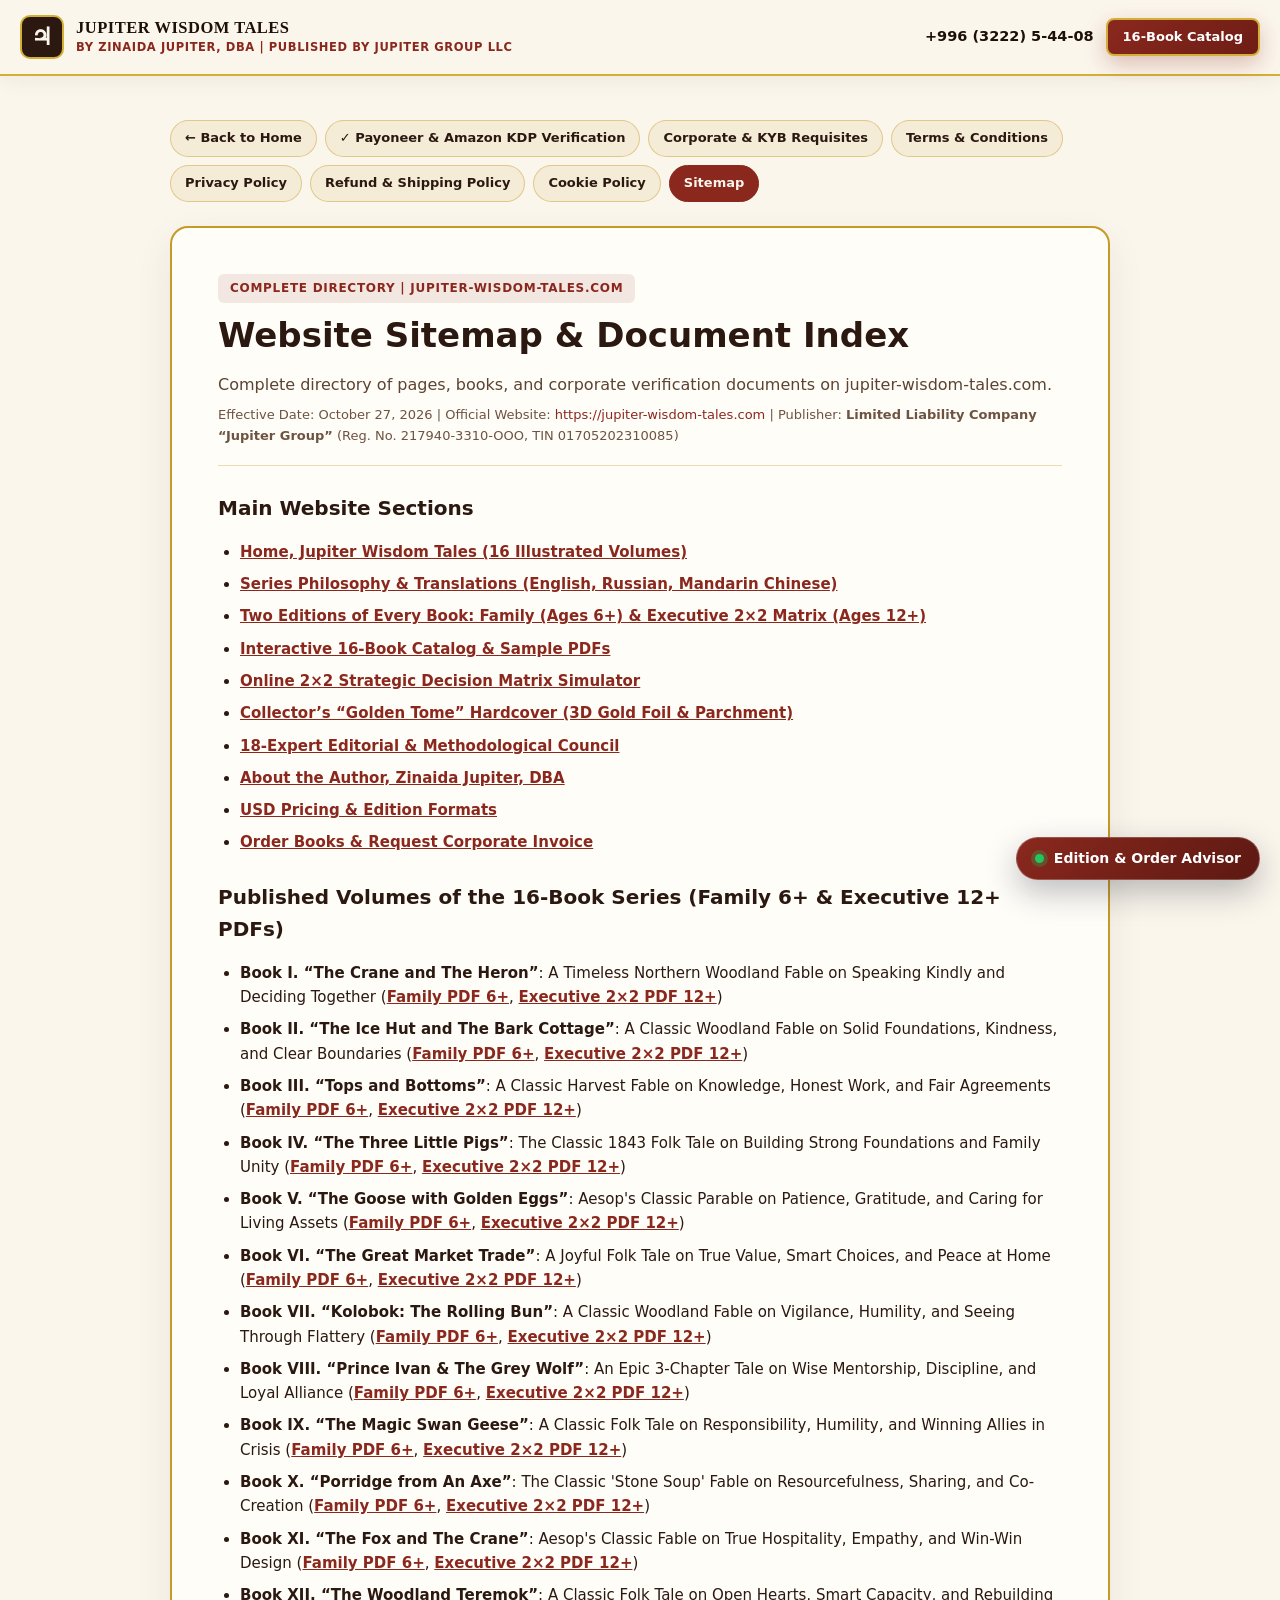
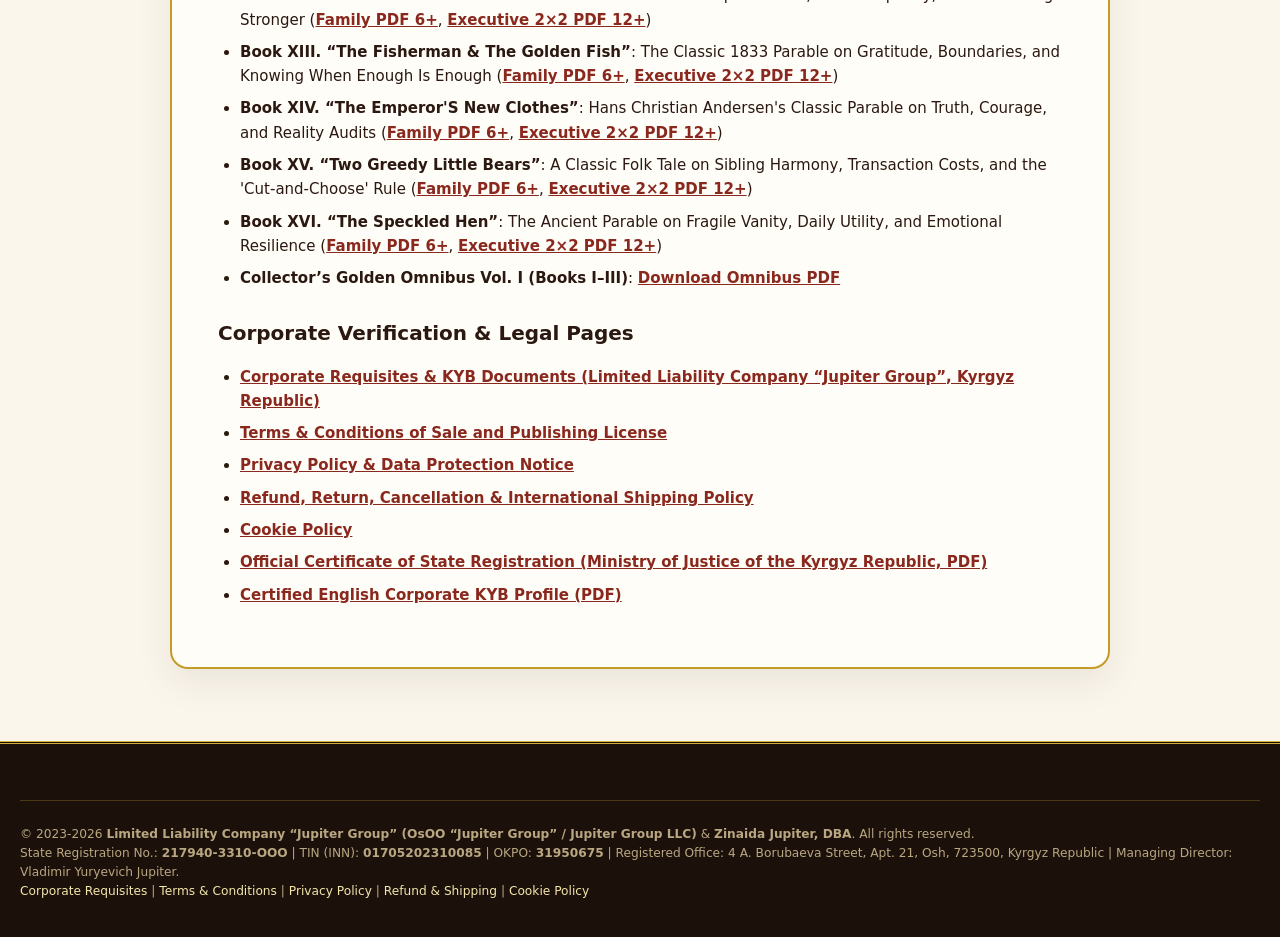
<file: sitemap-page.html>
<!DOCTYPE html>
<html lang="en">
<head>
  <meta charset="UTF-8">
  <meta name="viewport" content="width=device-width, initial-scale=1.0">
  <title>HTML Sitemap, Jupiter Wisdom Tales (Jupiter Group LLC)</title>
  <meta name="description" content="Complete directory of pages, books, and corporate verification documents on jupiter-wisdom-tales.com.">
  <meta name="robots" content="index, follow">
  <meta name="corporate-owner" content="Limited Liability Company Jupiter Group (OsOO Jupiter Group, Reg. No. 217940-3310-OOO, TIN 01705202310085, OKPO 31950675, 4 A. Borubaeva St., Apt. 21, Osh, 723500, Kyrgyz Republic)">
  <meta name="managing-director" content="Vladimir Yuryevich Jupiter (100% Sole Founder &amp; Ultimate Beneficial Owner)">
  <meta name="copyright-holder" content="Limited Liability Company Jupiter Group &amp; Zinaida Sergeevna Jupiter, DBA (Exclusive Worldwide Publishing Agreement No. JG-PUB-2023-0517)">
  <meta name="payoneer-verification-domain" content="https://jupitergroop.github.io/jupiter-wisdom-tales/">
  <meta name="payoneer-corporate-domain" content="https://jupiter-wisdom-tales.com">
  <meta name="amazon-kdp-publisher" content="Limited Liability Company Jupiter Group (Imprint: Jupiter Group Publishing)">
  <link rel="canonical" href="https://jupiter-wisdom-tales.com/sitemap-page.html">
  <meta property="og:type" content="website">
  <meta property="og:locale" content="en_US">
  <meta property="og:site_name" content="Jupiter Wisdom Tales">
  <meta property="og:title" content="HTML Sitemap, Jupiter Wisdom Tales">
  <meta property="og:description" content="Complete directory of pages, books, and corporate verification documents on jupiter-wisdom-tales.com.">
  <meta property="og:url" content="https://jupiter-wisdom-tales.com/sitemap-page.html">
  <meta property="og:image" content="https://jupiter-wisdom-tales.com/img/og-image.jpg">
  <meta name="theme-color" content="#FBF6EC">
  <link rel="icon" href="img/favicon.svg" type="image/svg+xml">
  <link rel="stylesheet" href="css/style.css?v=20261027">
  <link rel="stylesheet" href="css/ai-consultant.css?v=20261027">
  <style>
    .legal-shell { max-width: 980px; margin: 0 auto; padding: 44px 20px 72px; }
    .legal-nav { display: flex; flex-wrap: wrap; gap: 8px; margin-bottom: 24px; }
    .nav-pill {
      display: inline-block; padding: 7px 14px; border-radius: 999px;
      border: 1px solid rgba(197, 155, 39, 0.45); background: #F5ECD8;
      color: #2B1810; text-decoration: none; font-size: 13px; font-weight: 600;
    }
    .nav-pill.is-active, .nav-pill:hover { background: #8A281E; color: #FBF6EC; border-color: #8A281E; }
    .legal-card {
      background: #FFFDF8; border: 2px solid #C59B27; border-radius: 18px;
      padding: clamp(24px, 4vw, 46px); box-shadow: 0 14px 36px rgba(43, 24, 16, 0.08);
    }
    .legal-kicker {
      display: inline-block; padding: 5px 12px; border-radius: 6px;
      background: rgba(138, 40, 30, 0.1); color: #8A281E; font-size: 12px;
      font-weight: 700; text-transform: uppercase; letter-spacing: 0.06em; margin-bottom: 12px;
    }
    .legal-card h1 { font-size: clamp(24px, 3.2vw, 34px); margin: 0 0 10px; color: #2B1810; line-height: 1.2; }
    .legal-sub { font-size: 16px; color: #5C4332; margin-bottom: 8px; }
    .legal-meta { font-size: 13px; color: #6E5340; padding-bottom: 18px; margin-bottom: 24px; border-bottom: 1px solid rgba(197, 155, 39, 0.35); }
    .legal-body h2 { font-size: 20px; margin: 26px 0 10px; color: #2B1810; }
    .legal-body p { font-size: 15.5px; line-height: 1.68; color: #2B1810; margin-bottom: 12px; }
    .legal-body ul { padding-left: 22px; margin-bottom: 14px; }
    .legal-body li { font-size: 15px; line-height: 1.62; color: #2B1810; margin-bottom: 8px; }
    .legal-body a { color: #8A281E; text-decoration: underline; font-weight: 600; }
    .req-table { width: 100%; border-collapse: collapse; margin: 16px 0 24px; font-size: 14.5px; }
    .req-table th, .req-table td { border: 1px solid rgba(197, 155, 39, 0.5); padding: 12px 16px; text-align: left; vertical-align: top; }
    .req-table th { background: #F5ECD8; width: 34%; font-weight: 700; color: #2B1810; }
    .req-copy {
      margin-left: 8px; padding: 4px 10px; border-radius: 6px; border: 1px solid #C59B27;
      background: #FBF6EC; color: #2B1810; font-size: 12px; font-weight: 600; cursor: pointer;
    }
    .req-copy.is-done { background: #1F5C3A; border-color: #1F5C3A; color: #FFFFFF; }
    .doc-download-grid { display: grid; grid-template-columns: repeat(auto-fit, minmax(260px, 1fr)); gap: 14px; margin: 18px 0 24px; }
    .doc-card { border: 1.5px solid #C59B27; background: #FBF6EC; border-radius: 12px; padding: 16px; }
    .doc-card h3 { font-size: 16px; margin: 0 0 6px; color: #2B1810; }
    .doc-card p { font-size: 13.5px; margin: 0 0 12px; color: #5C4332; }
    @media (max-width: 640px) {
      .req-table th, .req-table td { display: block; width: 100%; }
      .req-table th { border-bottom: none; }
    }
  </style>
</head>
<body>
  <header class="site-header">
    <div class="container site-header__inner">
      <a href="index.html" class="brand-logo" aria-label="Jupiter Wisdom Tales, Home">
        <span class="brand-logo__emblem" aria-hidden="true">♃</span>
        <span>
          <span class="brand-logo__title">JUPITER WISDOM TALES</span>
          <span class="brand-logo__sub">By Zinaida Jupiter, DBA | Published by Jupiter Group LLC</span>
        </span>
      </a>
      <div class="header-actions">
        <a href="tel:+996322254408" class="header-phone">+996 (3222) 5-44-08</a>
        <a href="index.html#catalog" class="btn btn--primary btn--sm">16-Book Catalog</a>
      </div>
    </div>
  </header>

  <main class="legal-shell">
    <nav class="legal-nav" aria-label="Legal and Corporate Pages">
      <a href="index.html" class="nav-pill">← Back to Home</a><a href="verification.html" class="nav-pill">✓ Payoneer &amp; Amazon KDP Verification</a><a href="requisites.html" class="nav-pill">Corporate & KYB Requisites</a><a href="terms.html" class="nav-pill">Terms & Conditions</a><a href="privacy.html" class="nav-pill">Privacy Policy</a><a href="refund-shipping.html" class="nav-pill">Refund & Shipping Policy</a><a href="cookie-policy.html" class="nav-pill">Cookie Policy</a><a href="sitemap-page.html" class="nav-pill is-active">Sitemap</a>
    </nav>
    <article class="legal-card">
      <span class="legal-kicker">Complete Directory | jupiter-wisdom-tales.com</span>
      <h1>Website Sitemap & Document Index</h1>
      <p class="legal-sub">Complete directory of pages, books, and corporate verification documents on jupiter-wisdom-tales.com.</p>
      <div class="legal-meta">Effective Date: <time datetime="2026-10-27">October 27, 2026</time> | Official Website: <a href="https://jupiter-wisdom-tales.com">https://jupiter-wisdom-tales.com</a> | Publisher: <strong>Limited Liability Company “Jupiter Group”</strong> (Reg. No. 217940-3310-OOO, TIN 01705202310085)</div>
      <div class="legal-body">
        
    <h2>Main Website Sections</h2>
    <ul>
      <li><a href="index.html">Home, Jupiter Wisdom Tales (16 Illustrated Volumes)</a></li>
      <li><a href="index.html#philosophy">Series Philosophy &amp; Translations (English, Russian, Mandarin Chinese)</a></li>
      <li><a href="index.html#two-wings">Two Editions of Every Book: Family (Ages 6+) &amp; Executive 2×2 Matrix (Ages 12+)</a></li>
      <li><a href="index.html#catalog">Interactive 16-Book Catalog &amp; Sample PDFs</a></li>
      <li><a href="index.html#interactive-matrix">Online 2×2 Strategic Decision Matrix Simulator</a></li>
      <li><a href="index.html#golden-tome">Collector’s “Golden Tome” Hardcover (3D Gold Foil &amp; Parchment)</a></li>
      <li><a href="index.html#council">18-Expert Editorial &amp; Methodological Council</a></li>
      <li><a href="index.html#author">About the Author, Zinaida Jupiter, DBA</a></li>
      <li><a href="index.html#editions-table">USD Pricing &amp; Edition Formats</a></li>
      <li><a href="index.html#order">Order Books &amp; Request Corporate Invoice</a></li>
    </ul>
    <h2>Published Volumes of the 16-Book Series (Family 6+ &amp; Executive 12+ PDFs)</h2>
    <ul>
      <li><strong>Book I. “The Crane and The Heron”</strong>: A Timeless Northern Woodland Fable on Speaking Kindly and Deciding Together (<a href="pdf/book1_family_en.pdf" target="_blank" rel="noopener">Family PDF 6+</a>, <a href="pdf/book1_mgmt_en.pdf" target="_blank" rel="noopener">Executive 2×2 PDF 12+</a>)</li>
      <li><strong>Book II. “The Ice Hut and The Bark Cottage”</strong>: A Classic Woodland Fable on Solid Foundations, Kindness, and Clear Boundaries (<a href="pdf/book2_family_en.pdf" target="_blank" rel="noopener">Family PDF 6+</a>, <a href="pdf/book2_mgmt_en.pdf" target="_blank" rel="noopener">Executive 2×2 PDF 12+</a>)</li>
      <li><strong>Book III. “Tops and Bottoms”</strong>: A Classic Harvest Fable on Knowledge, Honest Work, and Fair Agreements (<a href="pdf/book3_family_en.pdf" target="_blank" rel="noopener">Family PDF 6+</a>, <a href="pdf/book3_mgmt_en.pdf" target="_blank" rel="noopener">Executive 2×2 PDF 12+</a>)</li>
      <li><strong>Book IV. “The Three Little Pigs”</strong>: The Classic 1843 Folk Tale on Building Strong Foundations and Family Unity (<a href="pdf/book4_family_en.pdf" target="_blank" rel="noopener">Family PDF 6+</a>, <a href="pdf/book4_mgmt_en.pdf" target="_blank" rel="noopener">Executive 2×2 PDF 12+</a>)</li>
      <li><strong>Book V. “The Goose with Golden Eggs”</strong>: Aesop's Classic Parable on Patience, Gratitude, and Caring for Living Assets (<a href="pdf/book5_family_en.pdf" target="_blank" rel="noopener">Family PDF 6+</a>, <a href="pdf/book5_mgmt_en.pdf" target="_blank" rel="noopener">Executive 2×2 PDF 12+</a>)</li>
      <li><strong>Book VI. “The Great Market Trade”</strong>: A Joyful Folk Tale on True Value, Smart Choices, and Peace at Home (<a href="pdf/book6_family_en.pdf" target="_blank" rel="noopener">Family PDF 6+</a>, <a href="pdf/book6_mgmt_en.pdf" target="_blank" rel="noopener">Executive 2×2 PDF 12+</a>)</li>
      <li><strong>Book VII. “Kolobok: The Rolling Bun”</strong>: A Classic Woodland Fable on Vigilance, Humility, and Seeing Through Flattery (<a href="pdf/book7_family_en.pdf" target="_blank" rel="noopener">Family PDF 6+</a>, <a href="pdf/book7_mgmt_en.pdf" target="_blank" rel="noopener">Executive 2×2 PDF 12+</a>)</li>
      <li><strong>Book VIII. “Prince Ivan & The Grey Wolf”</strong>: An Epic 3-Chapter Tale on Wise Mentorship, Discipline, and Loyal Alliance (<a href="pdf/book8_family_en.pdf" target="_blank" rel="noopener">Family PDF 6+</a>, <a href="pdf/book8_mgmt_en.pdf" target="_blank" rel="noopener">Executive 2×2 PDF 12+</a>)</li>
      <li><strong>Book IX. “The Magic Swan Geese”</strong>: A Classic Folk Tale on Responsibility, Humility, and Winning Allies in Crisis (<a href="pdf/book9_family_en.pdf" target="_blank" rel="noopener">Family PDF 6+</a>, <a href="pdf/book9_mgmt_en.pdf" target="_blank" rel="noopener">Executive 2×2 PDF 12+</a>)</li>
      <li><strong>Book X. “Porridge from An Axe”</strong>: The Classic 'Stone Soup' Fable on Resourcefulness, Sharing, and Co-Creation (<a href="pdf/book10_family_en.pdf" target="_blank" rel="noopener">Family PDF 6+</a>, <a href="pdf/book10_mgmt_en.pdf" target="_blank" rel="noopener">Executive 2×2 PDF 12+</a>)</li>
      <li><strong>Book XI. “The Fox and The Crane”</strong>: Aesop's Classic Fable on True Hospitality, Empathy, and Win-Win Design (<a href="pdf/book11_family_en.pdf" target="_blank" rel="noopener">Family PDF 6+</a>, <a href="pdf/book11_mgmt_en.pdf" target="_blank" rel="noopener">Executive 2×2 PDF 12+</a>)</li>
      <li><strong>Book XII. “The Woodland Teremok”</strong>: A Classic Folk Tale on Open Hearts, Smart Capacity, and Rebuilding Stronger (<a href="pdf/book12_family_en.pdf" target="_blank" rel="noopener">Family PDF 6+</a>, <a href="pdf/book12_mgmt_en.pdf" target="_blank" rel="noopener">Executive 2×2 PDF 12+</a>)</li>
      <li><strong>Book XIII. “The Fisherman & The Golden Fish”</strong>: The Classic 1833 Parable on Gratitude, Boundaries, and Knowing When Enough Is Enough (<a href="pdf/book13_family_en.pdf" target="_blank" rel="noopener">Family PDF 6+</a>, <a href="pdf/book13_mgmt_en.pdf" target="_blank" rel="noopener">Executive 2×2 PDF 12+</a>)</li>
      <li><strong>Book XIV. “The Emperor'S New Clothes”</strong>: Hans Christian Andersen's Classic Parable on Truth, Courage, and Reality Audits (<a href="pdf/book14_family_en.pdf" target="_blank" rel="noopener">Family PDF 6+</a>, <a href="pdf/book14_mgmt_en.pdf" target="_blank" rel="noopener">Executive 2×2 PDF 12+</a>)</li>
      <li><strong>Book XV. “Two Greedy Little Bears”</strong>: A Classic Folk Tale on Sibling Harmony, Transaction Costs, and the 'Cut-and-Choose' Rule (<a href="pdf/book15_family_en.pdf" target="_blank" rel="noopener">Family PDF 6+</a>, <a href="pdf/book15_mgmt_en.pdf" target="_blank" rel="noopener">Executive 2×2 PDF 12+</a>)</li>
      <li><strong>Book XVI. “The Speckled Hen”</strong>: The Ancient Parable on Fragile Vanity, Daily Utility, and Emotional Resilience (<a href="pdf/book16_family_en.pdf" target="_blank" rel="noopener">Family PDF 6+</a>, <a href="pdf/book16_mgmt_en.pdf" target="_blank" rel="noopener">Executive 2×2 PDF 12+</a>)</li>
      <li><strong>Collector’s Golden Omnibus Vol. I (Books I–III)</strong>: <a href="pdf/golden_omnibus_vol1_en.pdf" target="_blank" rel="noopener">Download Omnibus PDF</a></li>
    </ul>
    <h2>Corporate Verification &amp; Legal Pages</h2>
    <ul>
      <li><a href="requisites.html">Corporate Requisites &amp; KYB Documents (Limited Liability Company “Jupiter Group”, Kyrgyz Republic)</a></li>
      <li><a href="terms.html">Terms &amp; Conditions of Sale and Publishing License</a></li>
      <li><a href="privacy.html">Privacy Policy &amp; Data Protection Notice</a></li>
      <li><a href="refund-shipping.html">Refund, Return, Cancellation &amp; International Shipping Policy</a></li>
      <li><a href="cookie-policy.html">Cookie Policy</a></li>
      <li><a href="docs/certificate-jupiter-group-llc-kg.pdf" target="_blank" rel="noopener">Official Certificate of State Registration (Ministry of Justice of the Kyrgyz Republic, PDF)</a></li>
      <li><a href="docs/corporate-extract-jupiter-group-llc-en.pdf" target="_blank" rel="noopener">Certified English Corporate KYB Profile (PDF)</a></li>
    </ul>
    
      </div>
    </article>
  </main>

  <footer class="site-footer">
    <div class="container">
      <div class="site-footer__legal">
        © 2023-2026 <strong>Limited Liability Company “Jupiter Group” (OsOO “Jupiter Group” / Jupiter Group LLC)</strong> &amp; <strong>Zinaida Jupiter, DBA</strong>. All rights reserved.<br>
        State Registration No.: <strong>217940-3310-OOO</strong> | TIN (INN): <strong>01705202310085</strong> | OKPO: <strong>31950675</strong> | Registered Office: 4 A. Borubaeva Street, Apt. 21, Osh, 723500, Kyrgyz Republic | Managing Director: Vladimir Yuryevich Jupiter.<br>
        <a href="requisites.html" style="color:#F3E5AB;">Corporate Requisites</a> | <a href="terms.html" style="color:#F3E5AB;">Terms &amp; Conditions</a> | <a href="privacy.html" style="color:#F3E5AB;">Privacy Policy</a> | <a href="refund-shipping.html" style="color:#F3E5AB;">Refund &amp; Shipping</a> | <a href="cookie-policy.html" style="color:#F3E5AB;">Cookie Policy</a>
      </div>
    </div>
  </footer>
  <script src="js/cookie.js?v=20261027" defer></script>
  <script src="js/requisites.js?v=20261027" defer></script>
  <script src="js/ai-consultant.js?v=20261027" defer></script>
</body>
</html>
</file>
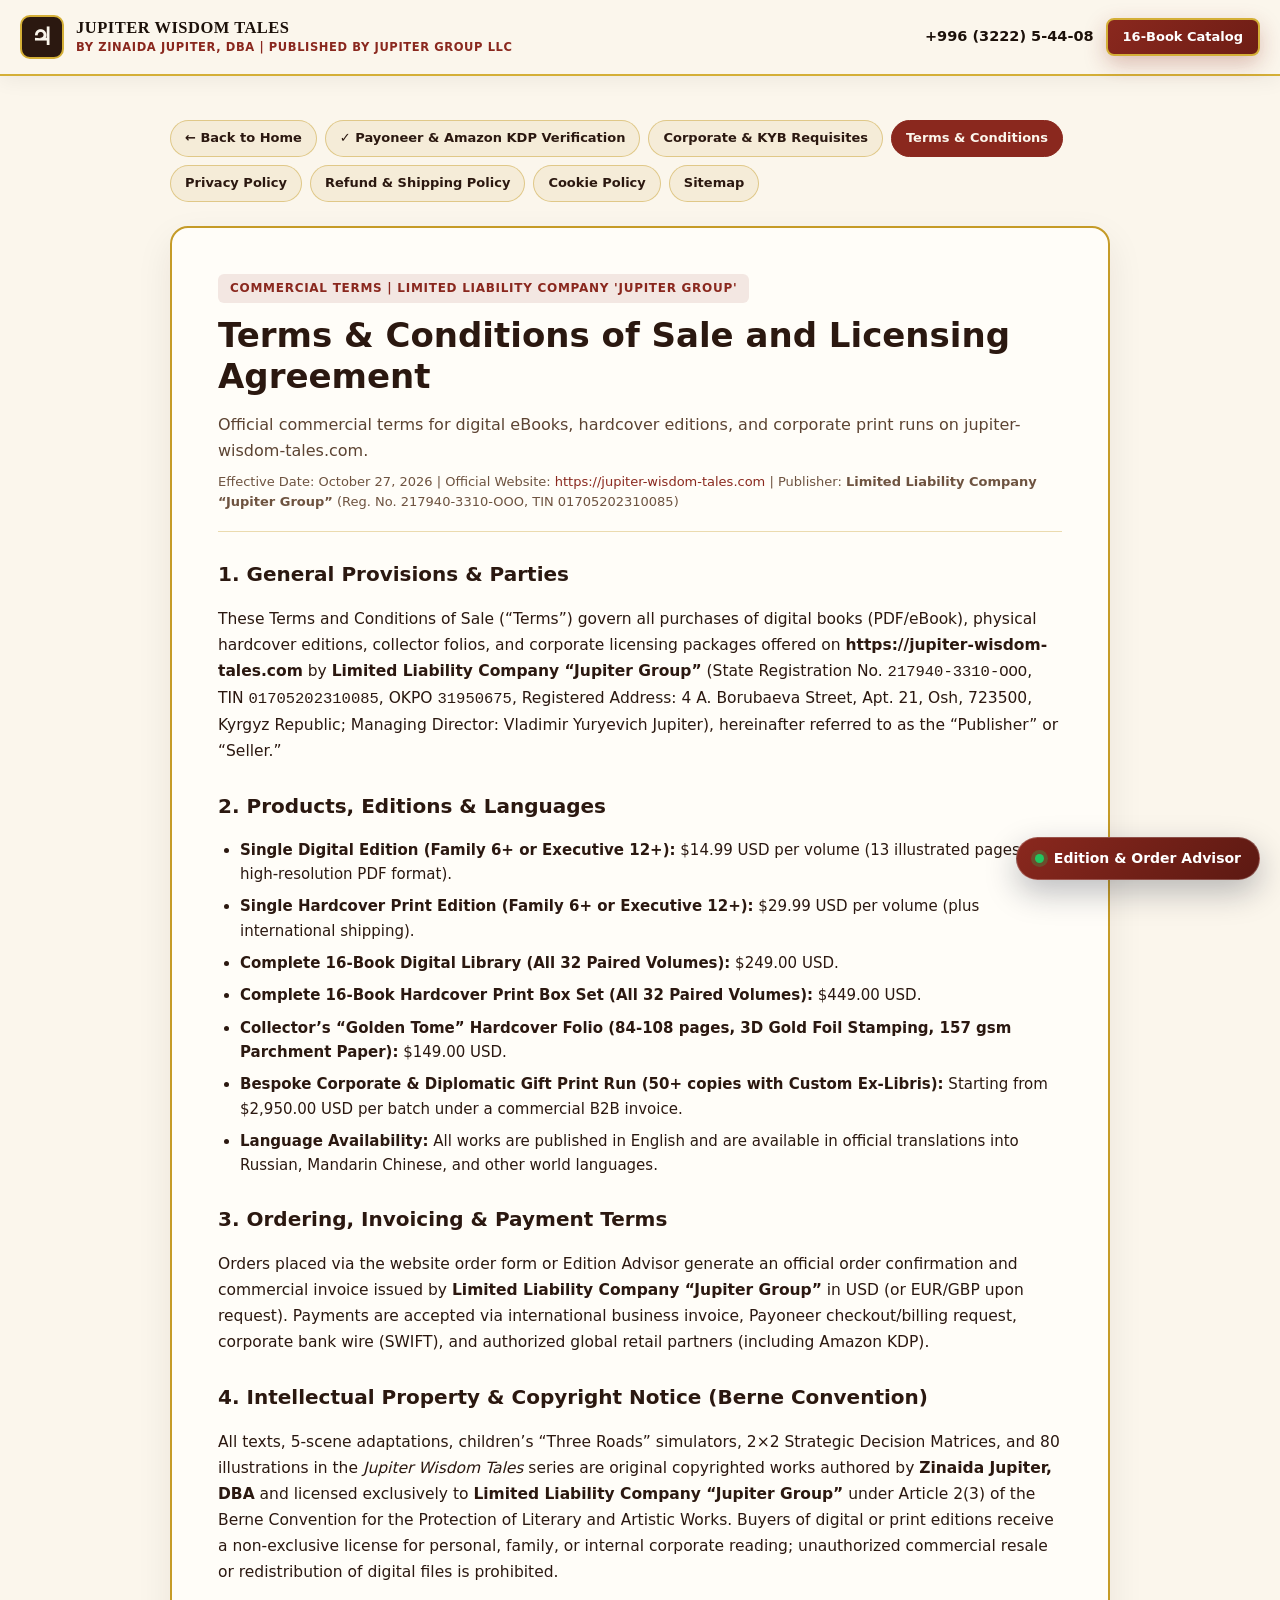
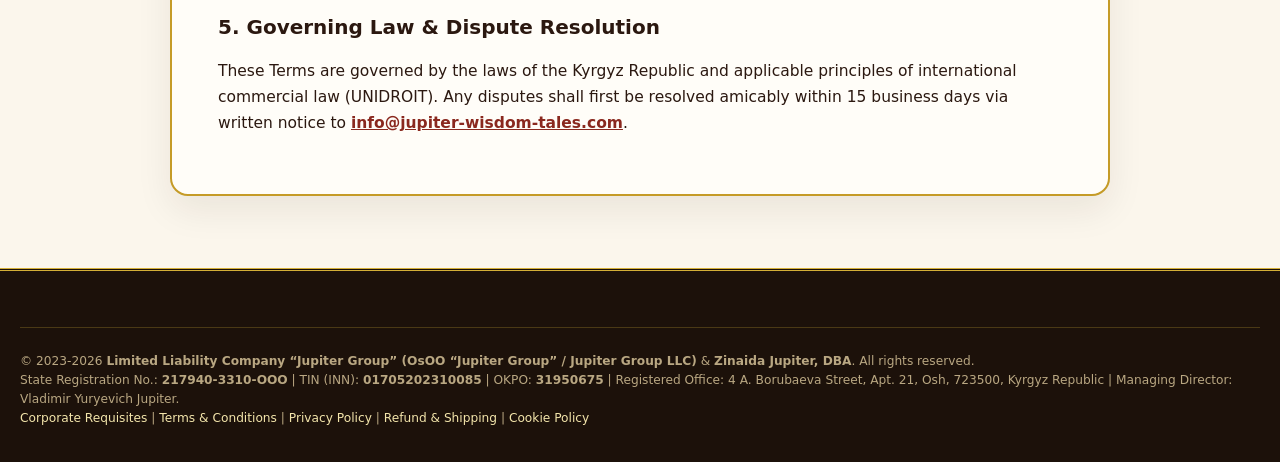
<file: terms.html>
<!DOCTYPE html>
<html lang="en">
<head>
  <meta charset="UTF-8">
  <meta name="viewport" content="width=device-width, initial-scale=1.0">
  <title>Terms & Conditions of Sale and Publishing License, Jupiter Wisdom Tales (Jupiter Group LLC)</title>
  <meta name="description" content="Official commercial terms for digital eBooks, hardcover editions, and corporate print runs on jupiter-wisdom-tales.com.">
  <meta name="robots" content="index, follow">
  <meta name="corporate-owner" content="Limited Liability Company Jupiter Group (OsOO Jupiter Group, Reg. No. 217940-3310-OOO, TIN 01705202310085, OKPO 31950675, 4 A. Borubaeva St., Apt. 21, Osh, 723500, Kyrgyz Republic)">
  <meta name="managing-director" content="Vladimir Yuryevich Jupiter (100% Sole Founder &amp; Ultimate Beneficial Owner)">
  <meta name="copyright-holder" content="Limited Liability Company Jupiter Group &amp; Zinaida Sergeevna Jupiter, DBA (Exclusive Worldwide Publishing Agreement No. JG-PUB-2023-0517)">
  <meta name="payoneer-verification-domain" content="https://jupitergroop.github.io/jupiter-wisdom-tales/">
  <meta name="payoneer-corporate-domain" content="https://jupiter-wisdom-tales.com">
  <meta name="amazon-kdp-publisher" content="Limited Liability Company Jupiter Group (Imprint: Jupiter Group Publishing)">
  <link rel="canonical" href="https://jupiter-wisdom-tales.com/terms.html">
  <meta property="og:type" content="website">
  <meta property="og:locale" content="en_US">
  <meta property="og:site_name" content="Jupiter Wisdom Tales">
  <meta property="og:title" content="Terms & Conditions of Sale and Publishing License, Jupiter Wisdom Tales">
  <meta property="og:description" content="Official commercial terms for digital eBooks, hardcover editions, and corporate print runs on jupiter-wisdom-tales.com.">
  <meta property="og:url" content="https://jupiter-wisdom-tales.com/terms.html">
  <meta property="og:image" content="https://jupiter-wisdom-tales.com/img/og-image.jpg">
  <meta name="theme-color" content="#FBF6EC">
  <link rel="icon" href="img/favicon.svg" type="image/svg+xml">
  <link rel="stylesheet" href="css/style.css?v=20261027">
  <link rel="stylesheet" href="css/ai-consultant.css?v=20261027">
  <style>
    .legal-shell { max-width: 980px; margin: 0 auto; padding: 44px 20px 72px; }
    .legal-nav { display: flex; flex-wrap: wrap; gap: 8px; margin-bottom: 24px; }
    .nav-pill {
      display: inline-block; padding: 7px 14px; border-radius: 999px;
      border: 1px solid rgba(197, 155, 39, 0.45); background: #F5ECD8;
      color: #2B1810; text-decoration: none; font-size: 13px; font-weight: 600;
    }
    .nav-pill.is-active, .nav-pill:hover { background: #8A281E; color: #FBF6EC; border-color: #8A281E; }
    .legal-card {
      background: #FFFDF8; border: 2px solid #C59B27; border-radius: 18px;
      padding: clamp(24px, 4vw, 46px); box-shadow: 0 14px 36px rgba(43, 24, 16, 0.08);
    }
    .legal-kicker {
      display: inline-block; padding: 5px 12px; border-radius: 6px;
      background: rgba(138, 40, 30, 0.1); color: #8A281E; font-size: 12px;
      font-weight: 700; text-transform: uppercase; letter-spacing: 0.06em; margin-bottom: 12px;
    }
    .legal-card h1 { font-size: clamp(24px, 3.2vw, 34px); margin: 0 0 10px; color: #2B1810; line-height: 1.2; }
    .legal-sub { font-size: 16px; color: #5C4332; margin-bottom: 8px; }
    .legal-meta { font-size: 13px; color: #6E5340; padding-bottom: 18px; margin-bottom: 24px; border-bottom: 1px solid rgba(197, 155, 39, 0.35); }
    .legal-body h2 { font-size: 20px; margin: 26px 0 10px; color: #2B1810; }
    .legal-body p { font-size: 15.5px; line-height: 1.68; color: #2B1810; margin-bottom: 12px; }
    .legal-body ul { padding-left: 22px; margin-bottom: 14px; }
    .legal-body li { font-size: 15px; line-height: 1.62; color: #2B1810; margin-bottom: 8px; }
    .legal-body a { color: #8A281E; text-decoration: underline; font-weight: 600; }
    .req-table { width: 100%; border-collapse: collapse; margin: 16px 0 24px; font-size: 14.5px; }
    .req-table th, .req-table td { border: 1px solid rgba(197, 155, 39, 0.5); padding: 12px 16px; text-align: left; vertical-align: top; }
    .req-table th { background: #F5ECD8; width: 34%; font-weight: 700; color: #2B1810; }
    .req-copy {
      margin-left: 8px; padding: 4px 10px; border-radius: 6px; border: 1px solid #C59B27;
      background: #FBF6EC; color: #2B1810; font-size: 12px; font-weight: 600; cursor: pointer;
    }
    .req-copy.is-done { background: #1F5C3A; border-color: #1F5C3A; color: #FFFFFF; }
    .doc-download-grid { display: grid; grid-template-columns: repeat(auto-fit, minmax(260px, 1fr)); gap: 14px; margin: 18px 0 24px; }
    .doc-card { border: 1.5px solid #C59B27; background: #FBF6EC; border-radius: 12px; padding: 16px; }
    .doc-card h3 { font-size: 16px; margin: 0 0 6px; color: #2B1810; }
    .doc-card p { font-size: 13.5px; margin: 0 0 12px; color: #5C4332; }
    @media (max-width: 640px) {
      .req-table th, .req-table td { display: block; width: 100%; }
      .req-table th { border-bottom: none; }
    }
  </style>
</head>
<body>
  <header class="site-header">
    <div class="container site-header__inner">
      <a href="index.html" class="brand-logo" aria-label="Jupiter Wisdom Tales, Home">
        <span class="brand-logo__emblem" aria-hidden="true">♃</span>
        <span>
          <span class="brand-logo__title">JUPITER WISDOM TALES</span>
          <span class="brand-logo__sub">By Zinaida Jupiter, DBA | Published by Jupiter Group LLC</span>
        </span>
      </a>
      <div class="header-actions">
        <a href="tel:+996322254408" class="header-phone">+996 (3222) 5-44-08</a>
        <a href="index.html#catalog" class="btn btn--primary btn--sm">16-Book Catalog</a>
      </div>
    </div>
  </header>

  <main class="legal-shell">
    <nav class="legal-nav" aria-label="Legal and Corporate Pages">
      <a href="index.html" class="nav-pill">← Back to Home</a><a href="verification.html" class="nav-pill">✓ Payoneer &amp; Amazon KDP Verification</a><a href="requisites.html" class="nav-pill">Corporate & KYB Requisites</a><a href="terms.html" class="nav-pill is-active">Terms & Conditions</a><a href="privacy.html" class="nav-pill">Privacy Policy</a><a href="refund-shipping.html" class="nav-pill">Refund & Shipping Policy</a><a href="cookie-policy.html" class="nav-pill">Cookie Policy</a><a href="sitemap-page.html" class="nav-pill">Sitemap</a>
    </nav>
    <article class="legal-card">
      <span class="legal-kicker">Commercial Terms | Limited Liability Company 'Jupiter Group'</span>
      <h1>Terms & Conditions of Sale and Licensing Agreement</h1>
      <p class="legal-sub">Official commercial terms for digital eBooks, hardcover editions, and corporate print runs on jupiter-wisdom-tales.com.</p>
      <div class="legal-meta">Effective Date: <time datetime="2026-10-27">October 27, 2026</time> | Official Website: <a href="https://jupiter-wisdom-tales.com">https://jupiter-wisdom-tales.com</a> | Publisher: <strong>Limited Liability Company “Jupiter Group”</strong> (Reg. No. 217940-3310-OOO, TIN 01705202310085)</div>
      <div class="legal-body">
        
    <h2>1. General Provisions &amp; Parties</h2>
    <p>
      These Terms and Conditions of Sale (“Terms”) govern all purchases of digital books (PDF/eBook), physical hardcover editions, collector folios, and corporate licensing packages offered on <strong>https://jupiter-wisdom-tales.com</strong> by <strong>Limited Liability Company “Jupiter Group”</strong> (State Registration No. <code>217940-3310-OOO</code>, TIN <code>01705202310085</code>, OKPO <code>31950675</code>, Registered Address: 4 A. Borubaeva Street, Apt. 21, Osh, 723500, Kyrgyz Republic; Managing Director: Vladimir Yuryevich Jupiter), hereinafter referred to as the “Publisher” or “Seller.”
    </p>

    <h2>2. Products, Editions &amp; Languages</h2>
    <ul>
      <li><strong>Single Digital Edition (Family 6+ or Executive 12+):</strong> $14.99 USD per volume (13 illustrated pages in high-resolution PDF format).</li>
      <li><strong>Single Hardcover Print Edition (Family 6+ or Executive 12+):</strong> $29.99 USD per volume (plus international shipping).</li>
      <li><strong>Complete 16-Book Digital Library (All 32 Paired Volumes):</strong> $249.00 USD.</li>
      <li><strong>Complete 16-Book Hardcover Print Box Set (All 32 Paired Volumes):</strong> $449.00 USD.</li>
      <li><strong>Collector’s “Golden Tome” Hardcover Folio (84-108 pages, 3D Gold Foil Stamping, 157 gsm Parchment Paper):</strong> $149.00 USD.</li>
      <li><strong>Bespoke Corporate &amp; Diplomatic Gift Print Run (50+ copies with Custom Ex-Libris):</strong> Starting from $2,950.00 USD per batch under a commercial B2B invoice.</li>
      <li><strong>Language Availability:</strong> All works are published in English and are available in official translations into Russian, Mandarin Chinese, and other world languages.</li>
    </ul>

    <h2>3. Ordering, Invoicing &amp; Payment Terms</h2>
    <p>
      Orders placed via the website order form or Edition Advisor generate an official order confirmation and commercial invoice issued by <strong>Limited Liability Company “Jupiter Group”</strong> in USD (or EUR/GBP upon request). Payments are accepted via international business invoice, Payoneer checkout/billing request, corporate bank wire (SWIFT), and authorized global retail partners (including Amazon KDP).
    </p>

    <h2>4. Intellectual Property &amp; Copyright Notice (Berne Convention)</h2>
    <p>
      All texts, 5-scene adaptations, children’s “Three Roads” simulators, 2×2 Strategic Decision Matrices, and 80 illustrations in the <em>Jupiter Wisdom Tales</em> series are original copyrighted works authored by <strong>Zinaida Jupiter, DBA</strong> and licensed exclusively to <strong>Limited Liability Company “Jupiter Group”</strong> under Article 2(3) of the Berne Convention for the Protection of Literary and Artistic Works. Buyers of digital or print editions receive a non-exclusive license for personal, family, or internal corporate reading; unauthorized commercial resale or redistribution of digital files is prohibited.
    </p>

    <h2>5. Governing Law &amp; Dispute Resolution</h2>
    <p>
      These Terms are governed by the laws of the Kyrgyz Republic and applicable principles of international commercial law (UNIDROIT). Any disputes shall first be resolved amicably within 15 business days via written notice to <a href="mailto:info@jupiter-wisdom-tales.com">info@jupiter-wisdom-tales.com</a>.
    </p>
    
      </div>
    </article>
  </main>

  <footer class="site-footer">
    <div class="container">
      <div class="site-footer__legal">
        © 2023-2026 <strong>Limited Liability Company “Jupiter Group” (OsOO “Jupiter Group” / Jupiter Group LLC)</strong> &amp; <strong>Zinaida Jupiter, DBA</strong>. All rights reserved.<br>
        State Registration No.: <strong>217940-3310-OOO</strong> | TIN (INN): <strong>01705202310085</strong> | OKPO: <strong>31950675</strong> | Registered Office: 4 A. Borubaeva Street, Apt. 21, Osh, 723500, Kyrgyz Republic | Managing Director: Vladimir Yuryevich Jupiter.<br>
        <a href="requisites.html" style="color:#F3E5AB;">Corporate Requisites</a> | <a href="terms.html" style="color:#F3E5AB;">Terms &amp; Conditions</a> | <a href="privacy.html" style="color:#F3E5AB;">Privacy Policy</a> | <a href="refund-shipping.html" style="color:#F3E5AB;">Refund &amp; Shipping</a> | <a href="cookie-policy.html" style="color:#F3E5AB;">Cookie Policy</a>
      </div>
    </div>
  </footer>
  <script src="js/cookie.js?v=20261027" defer></script>
  <script src="js/requisites.js?v=20261027" defer></script>
  <script src="js/ai-consultant.js?v=20261027" defer></script>
</body>
</html>
</file>
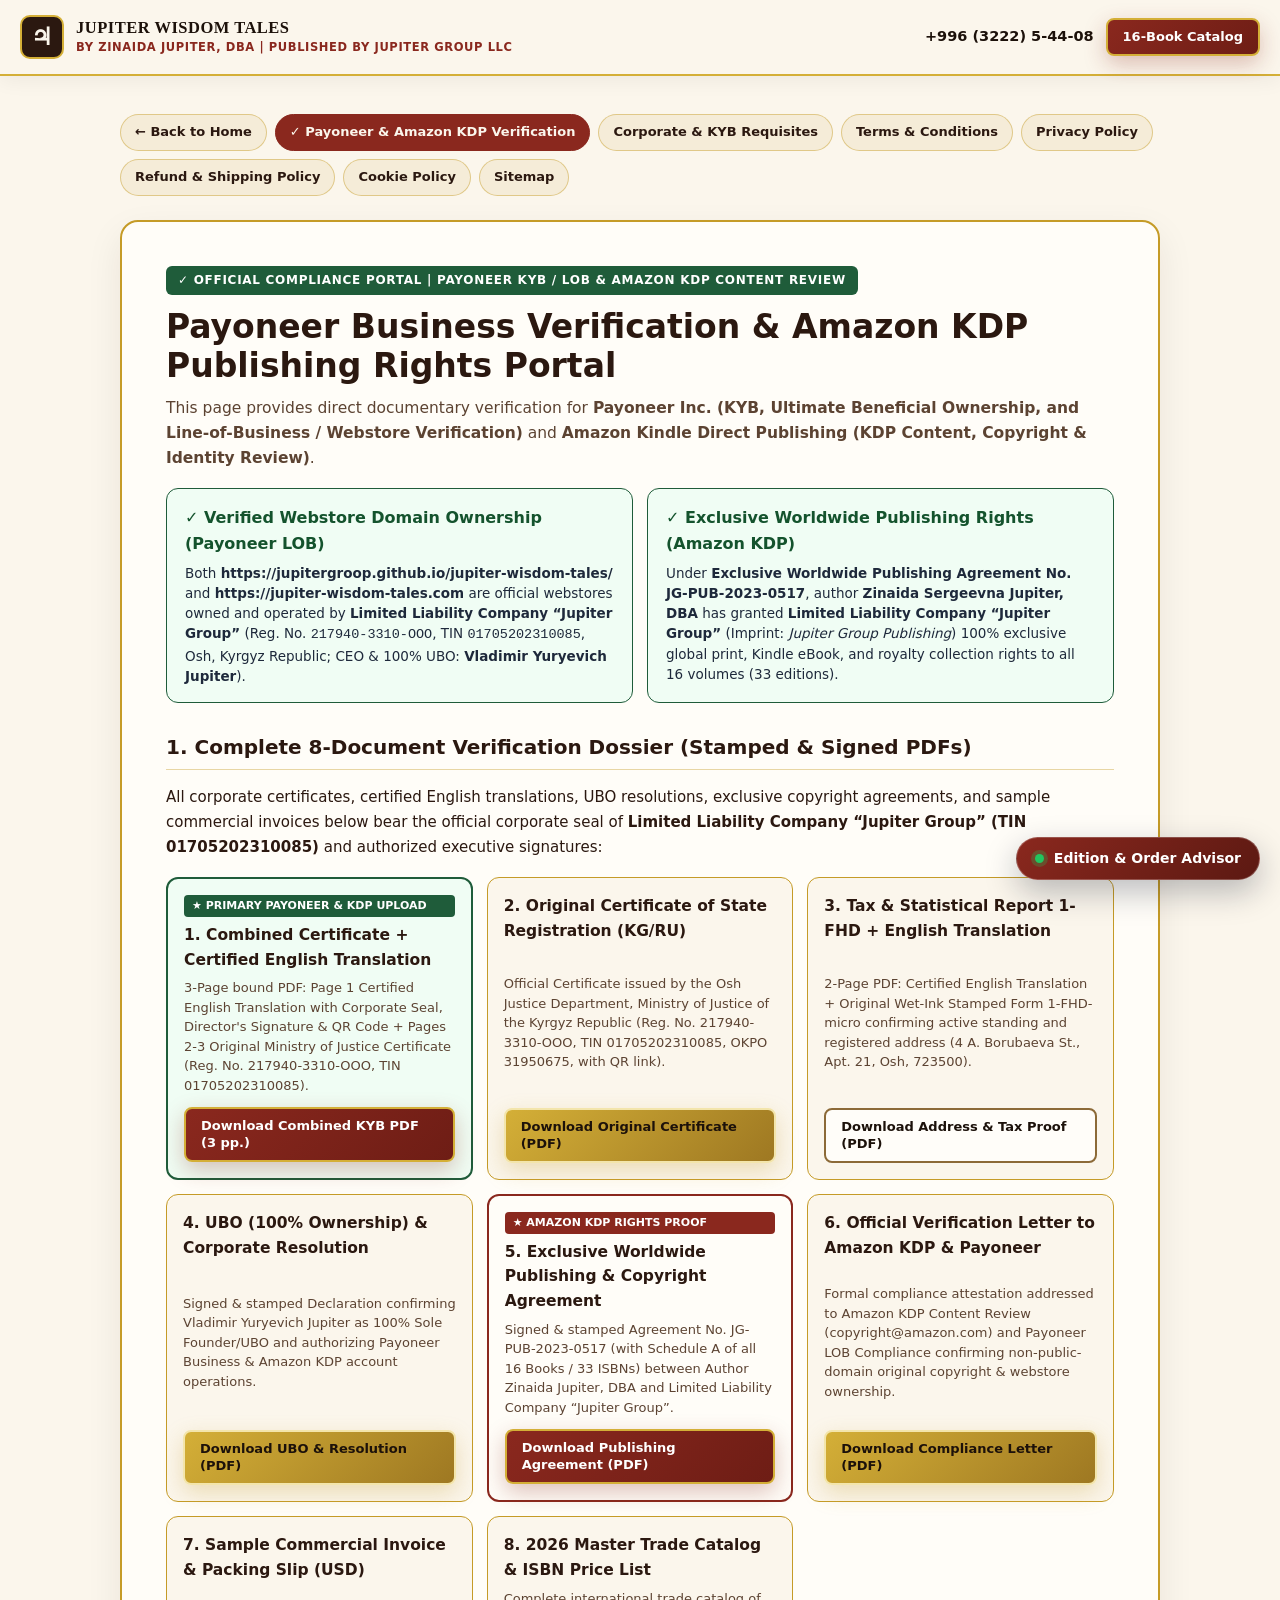
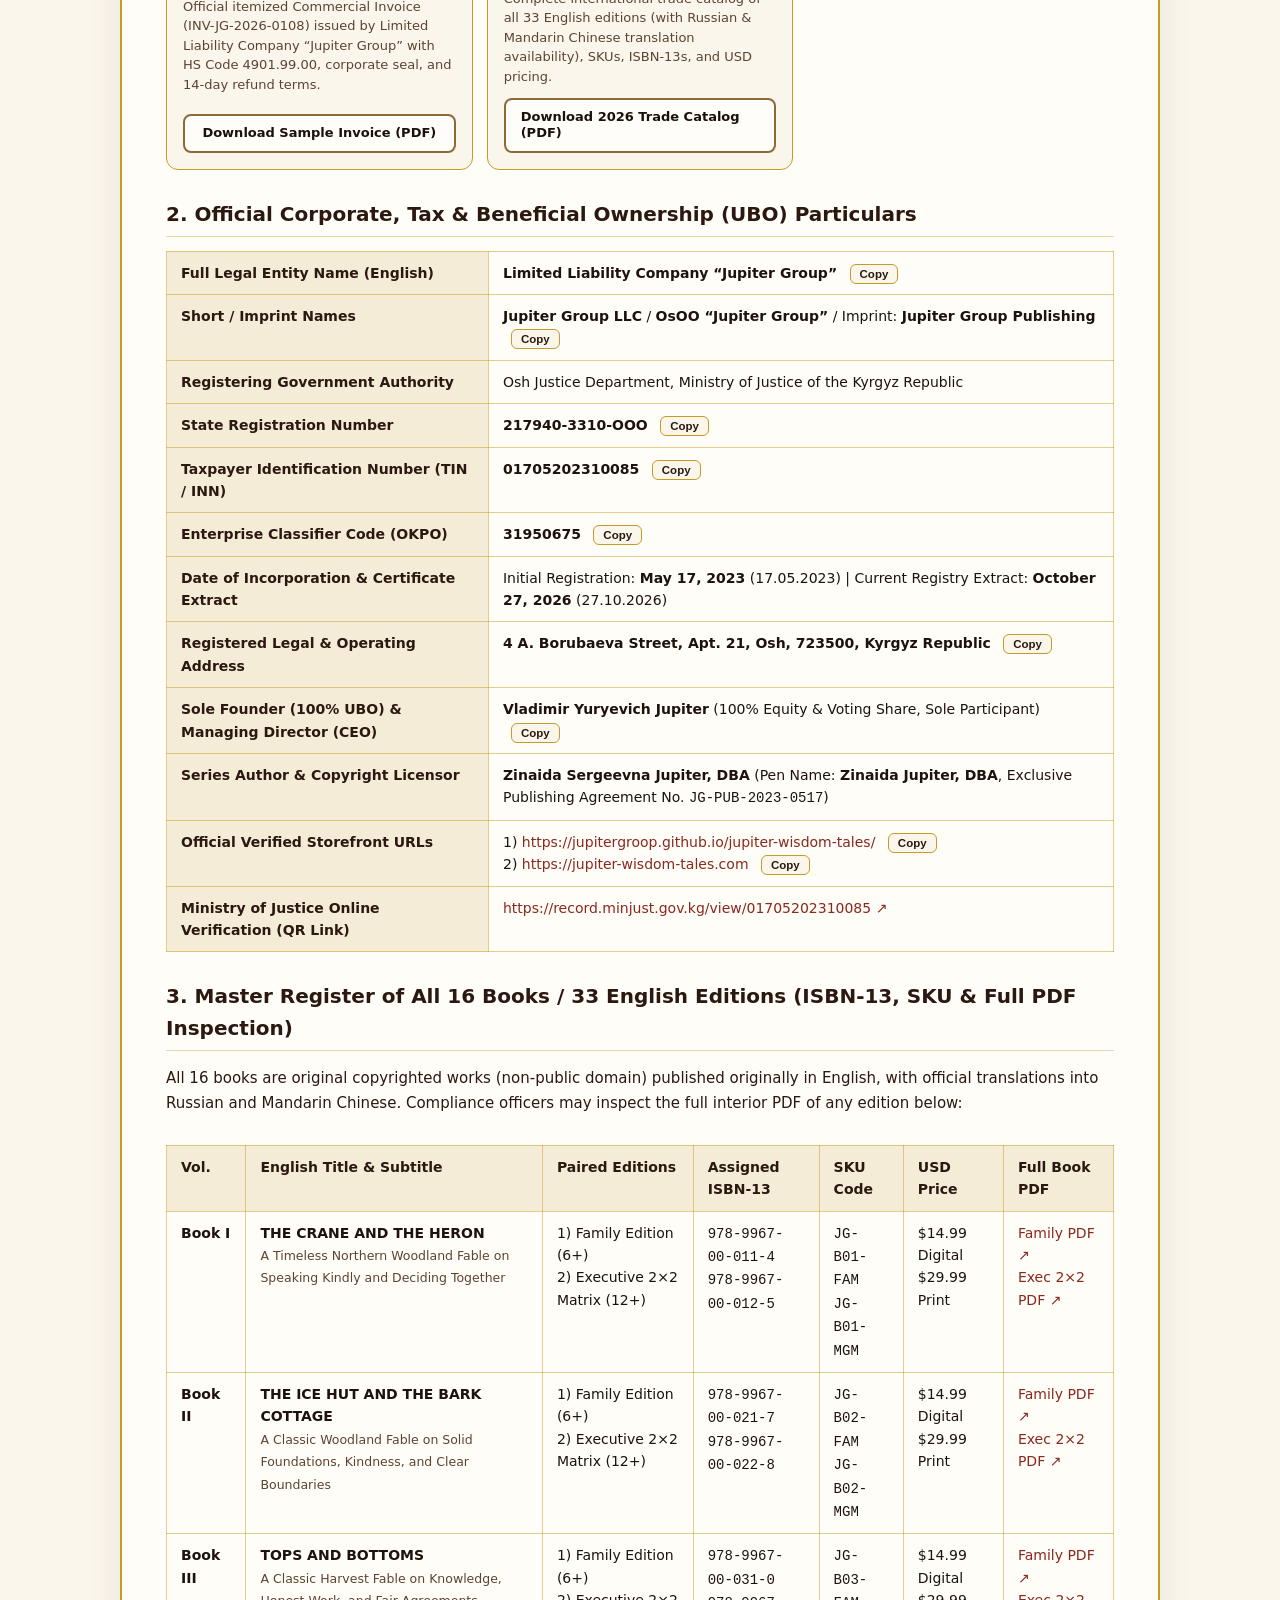
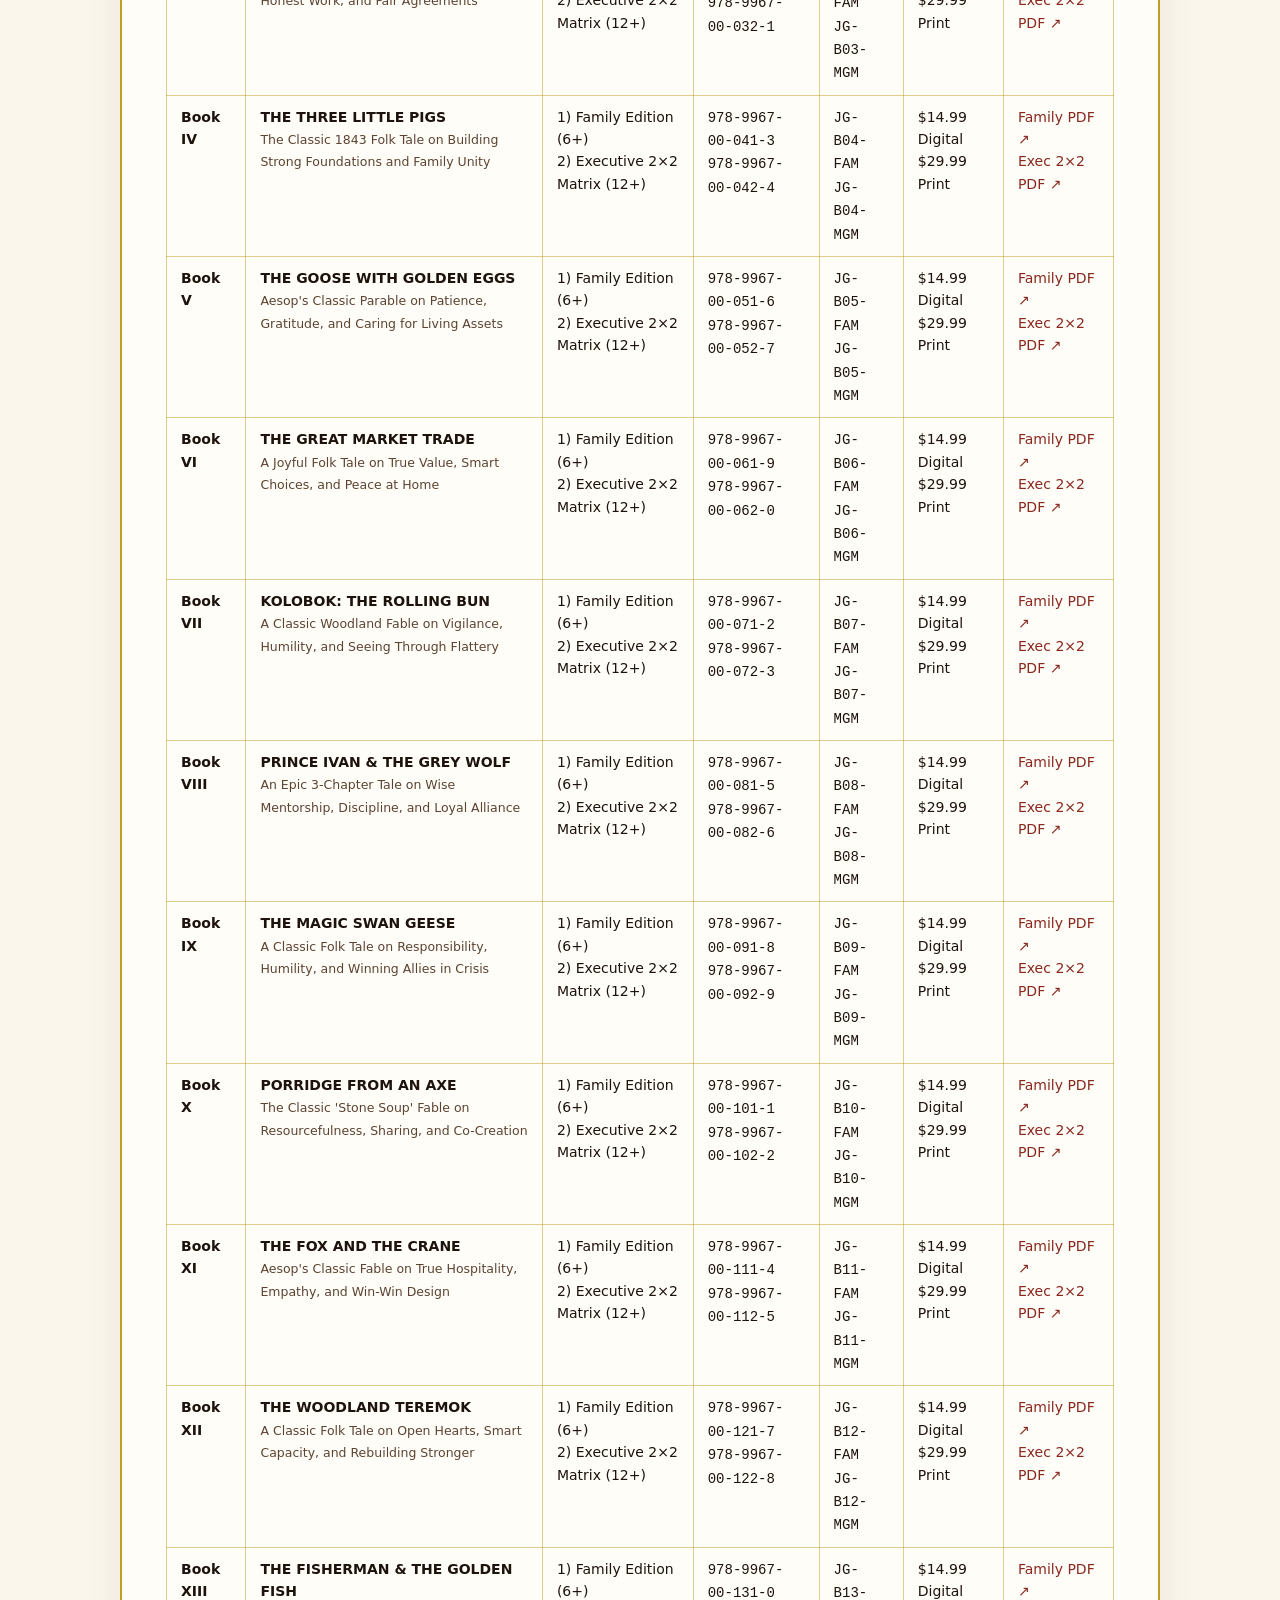
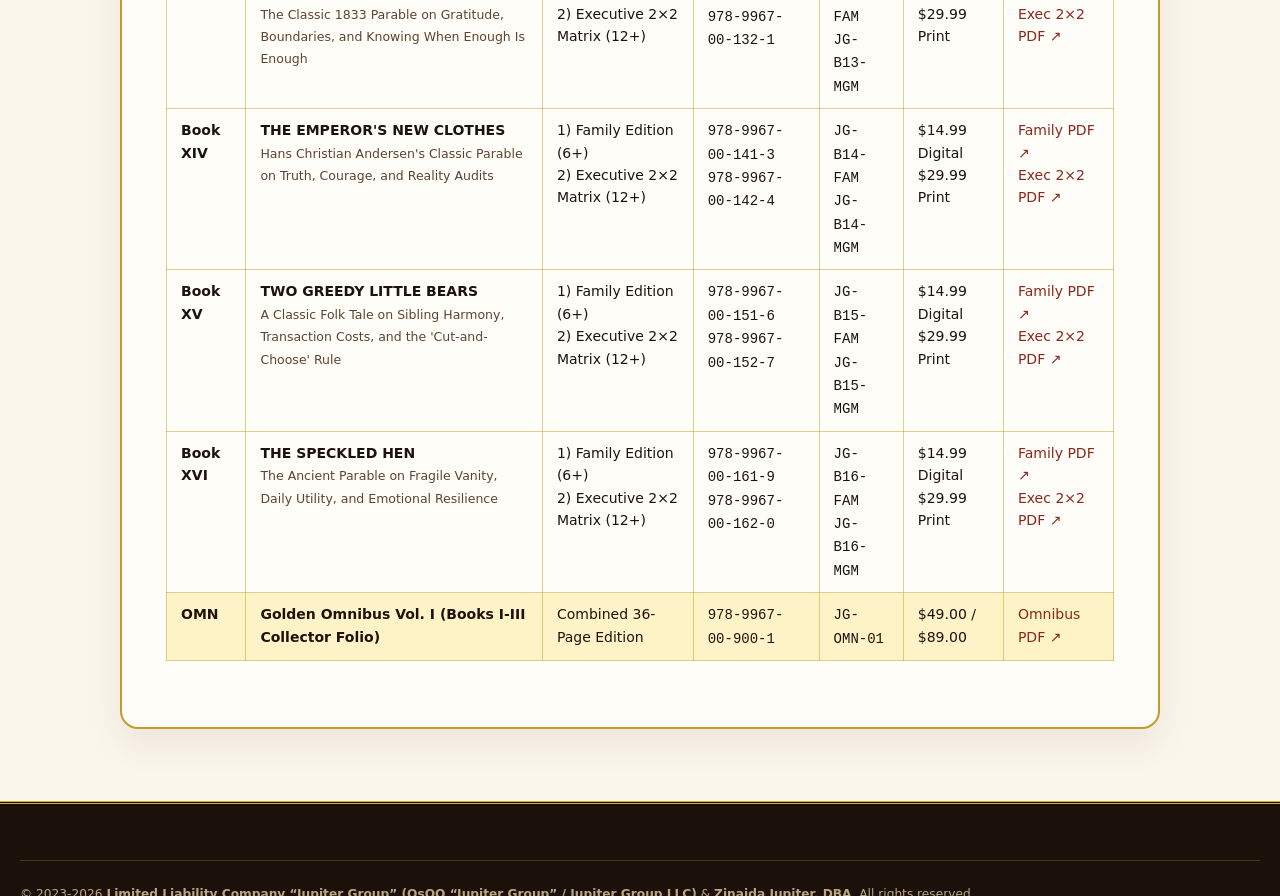
<file: verification.html>
<!DOCTYPE html>
<html lang="en">
<head>
  <meta charset="UTF-8">
  <meta name="viewport" content="width=device-width, initial-scale=1.0">
  <title>Payoneer KYB &amp; Amazon KDP Rights Verification Portal, Limited Liability Company “Jupiter Group”</title>
  <meta name="description" content="Official KYB, UBO, Webstore Domain Ownership, and Amazon KDP Exclusive Publishing Rights Verification Center for Limited Liability Company 'Jupiter Group' (Reg. No. 217940-3310-OOO, TIN 01705202310085, Kyrgyz Republic).">
  <meta name="robots" content="index, follow">
  <meta name="corporate-owner" content="Limited Liability Company Jupiter Group (OsOO Jupiter Group, Reg. No. 217940-3310-OOO, TIN 01705202310085, OKPO 31950675, 4 A. Borubaeva St., Apt. 21, Osh, 723500, Kyrgyz Republic)">
  <meta name="managing-director" content="Vladimir Yuryevich Jupiter (100% Sole Founder &amp; Ultimate Beneficial Owner)">
  <meta name="copyright-holder" content="Limited Liability Company Jupiter Group &amp; Zinaida Sergeevna Jupiter, DBA (Exclusive Worldwide Publishing Agreement No. JG-PUB-2023-0517)">
  <meta name="payoneer-verification-domain" content="https://jupitergroop.github.io/jupiter-wisdom-tales/">
  <meta name="payoneer-corporate-domain" content="https://jupiter-wisdom-tales.com">
  <meta name="amazon-kdp-publisher" content="Limited Liability Company Jupiter Group (Imprint: Jupiter Group Publishing)">
  <link rel="canonical" href="https://jupitergroop.github.io/jupiter-wisdom-tales/verification.html">
  <link rel="icon" href="img/favicon.svg" type="image/svg+xml">
  <link rel="stylesheet" href="css/style.css?v=20261027">
  <link rel="stylesheet" href="css/ai-consultant.css?v=20261027">
  <style>
    .legal-shell { max-width: 1080px; margin: 0 auto; padding: 38px 20px 72px; }
    .legal-nav { display: flex; flex-wrap: wrap; gap: 8px; margin-bottom: 24px; }
    .nav-pill {
      display: inline-block; padding: 7px 14px; border-radius: 999px;
      border: 1px solid rgba(197, 155, 39, 0.45); background: #F5ECD8;
      color: #2B1810; text-decoration: none; font-size: 13px; font-weight: 600;
    }
    .nav-pill.is-active, .nav-pill:hover { background: #8A281E; color: #FBF6EC; border-color: #8A281E; }
    .legal-card {
      background: #FFFDF8; border: 2px solid #C59B27; border-radius: 18px;
      padding: clamp(24px, 4vw, 44px); box-shadow: 0 14px 36px rgba(43, 24, 16, 0.08);
    }
    .legal-kicker {
      display: inline-block; padding: 5px 12px; border-radius: 6px;
      background: #1F5C3A; color: #FFFFFF; font-size: 12px;
      font-weight: 700; text-transform: uppercase; letter-spacing: 0.06em; margin-bottom: 12px;
    }
    .legal-card h1 { font-size: clamp(24px, 3vw, 33px); margin: 0 0 10px; color: #2B1810; line-height: 1.2; }
    .legal-body h2 { font-size: 20px; margin: 28px 0 10px; color: #2B1810; border-bottom: 1.5px solid rgba(197, 155, 39, 0.4); padding-bottom: 6px; }
    .legal-body p, .legal-body li { font-size: 15px; line-height: 1.65; color: #2B1810; }
    .req-table { width: 100%; border-collapse: collapse; margin: 14px 0 22px; font-size: 14px; }
    .req-table th, .req-table td { border: 1px solid rgba(197, 155, 39, 0.5); padding: 10px 14px; text-align: left; vertical-align: top; }
    .req-table th { background: #F5ECD8; font-weight: 700; color: #2B1810; }
    .req-copy {
      margin-left: 8px; padding: 3px 9px; border-radius: 6px; border: 1px solid #C59B27;
      background: #FBF6EC; color: #2B1810; font-size: 11.5px; font-weight: 600; cursor: pointer;
    }
    .req-copy.is-done { background: #1F5C3A; border-color: #1F5C3A; color: #FFFFFF; }
    .doc-download-grid { display: grid; grid-template-columns: repeat(auto-fit, minmax(240px, 1fr)); gap: 14px; margin: 18px 0 24px; }
    .doc-card { border: 1.5px solid #C59B27; background: #FBF6EC; border-radius: 12px; padding: 16px; display: flex; flex-direction: column; justify-content: space-between; }
    .doc-card h3 { font-size: 15.5px; margin: 0 0 6px; color: #2B1810; }
    .doc-card p { font-size: 13px; margin: 0 0 12px; color: #5C4332; line-height: 1.5; }
    .verify-banner {
      display: grid; grid-template-columns: repeat(auto-fit, minmax(280px, 1fr)); gap: 14px;
      margin: 18px 0 24px;
    }
    .verify-box {
      padding: 16px 18px; border-radius: 12px; border: 1.5px solid #1F5C3A; background: #F0FDF4;
    }
    .verify-box h3 { margin: 0 0 6px; font-size: 16px; color: #14532D; }
    .verify-box p { margin: 0; font-size: 13.5px; color: #1E293B; line-height: 1.5; }
  </style>
</head>
<body>
  <header class="site-header">
    <div class="container site-header__inner">
      <a href="index.html" class="brand-logo" aria-label="Jupiter Wisdom Tales, Home">
        <span class="brand-logo__emblem" aria-hidden="true">♃</span>
        <span>
          <span class="brand-logo__title">JUPITER WISDOM TALES</span>
          <span class="brand-logo__sub">By Zinaida Jupiter, DBA | Published by Jupiter Group LLC</span>
        </span>
      </a>
      <div class="header-actions">
        <a href="tel:+996322254408" class="header-phone">+996 (3222) 5-44-08</a>
        <a href="index.html#catalog" class="btn btn--primary btn--sm">16-Book Catalog</a>
      </div>
    </div>
  </header>

  <main class="legal-shell">
    <nav class="legal-nav" aria-label="Legal and Corporate Pages">
      <a href="index.html" class="nav-pill">← Back to Home</a>
      <a href="verification.html" class="nav-pill is-active">✓ Payoneer &amp; Amazon KDP Verification</a>
      <a href="requisites.html" class="nav-pill">Corporate &amp; KYB Requisites</a>
      <a href="terms.html" class="nav-pill">Terms &amp; Conditions</a>
      <a href="privacy.html" class="nav-pill">Privacy Policy</a>
      <a href="refund-shipping.html" class="nav-pill">Refund &amp; Shipping Policy</a>
      <a href="cookie-policy.html" class="nav-pill">Cookie Policy</a>
      <a href="sitemap-page.html" class="nav-pill">Sitemap</a>
    </nav>

    <article class="legal-card">
      <span class="legal-kicker">✓ Official Compliance Portal | Payoneer KYB / LOB &amp; Amazon KDP Content Review</span>
      <h1>Payoneer Business Verification &amp; Amazon KDP Publishing Rights Portal</h1>
      <p style="font-size:15.5px;color:#5C4332;margin:0 0 14px;">
        This page provides direct documentary verification for <strong>Payoneer Inc. (KYB, Ultimate Beneficial Ownership, and Line-of-Business / Webstore Verification)</strong> and <strong>Amazon Kindle Direct Publishing (KDP Content, Copyright &amp; Identity Review)</strong>.
      </p>

      <div class="verify-banner">
        <div class="verify-box">
          <h3>✓ Verified Webstore Domain Ownership (Payoneer LOB)</h3>
          <p>
            Both <strong>https://jupitergroop.github.io/jupiter-wisdom-tales/</strong> and <strong>https://jupiter-wisdom-tales.com</strong> are official webstores owned and operated by <strong>Limited Liability Company “Jupiter Group”</strong> (Reg. No. <code>217940-3310-OOO</code>, TIN <code>01705202310085</code>, Osh, Kyrgyz Republic; CEO &amp; 100% UBO: <strong>Vladimir Yuryevich Jupiter</strong>).
          </p>
        </div>
        <div class="verify-box">
          <h3>✓ Exclusive Worldwide Publishing Rights (Amazon KDP)</h3>
          <p>
            Under <strong>Exclusive Worldwide Publishing Agreement No. JG-PUB-2023-0517</strong>, author <strong>Zinaida Sergeevna Jupiter, DBA</strong> has granted <strong>Limited Liability Company “Jupiter Group”</strong> (Imprint: <em>Jupiter Group Publishing</em>) 100% exclusive global print, Kindle eBook, and royalty collection rights to all 16 volumes (33 editions).
          </p>
        </div>
      </div>

      <div class="legal-body">
        <h2>1. Complete 8-Document Verification Dossier (Stamped &amp; Signed PDFs)</h2>
        <p>
          All corporate certificates, certified English translations, UBO resolutions, exclusive copyright agreements, and sample commercial invoices below bear the official corporate seal of <strong>Limited Liability Company “Jupiter Group” (TIN 01705202310085)</strong> and authorized executive signatures:
        </p>
    <div class="doc-download-grid">
      <div class="doc-card" style="border:2px solid #1F5C3A;background:#F0FDF4;">
        <span style="display:inline-block;padding:2px 8px;border-radius:4px;background:#1F5C3A;color:#fff;font-size:11px;font-weight:700;margin-bottom:6px;">★ PRIMARY PAYONEER &amp; KDP UPLOAD</span>
        <h3>1. Combined Certificate + Certified English Translation</h3>
        <p>3-Page bound PDF: Page 1 Certified English Translation with Corporate Seal, Director's Signature &amp; QR Code + Pages 2-3 Original Ministry of Justice Certificate (Reg. No. 217940-3310-OOO, TIN 01705202310085).</p>
        <a href="docs/corporate-extract-jupiter-group-llc-en.pdf" target="_blank" rel="noopener" class="btn btn--primary btn--sm">Download Combined KYB PDF (3 pp.)</a>
      </div>
      <div class="doc-card">
        <h3>2. Original Certificate of State Registration (KG/RU)</h3>
        <p>Official Certificate issued by the Osh Justice Department, Ministry of Justice of the Kyrgyz Republic (Reg. No. 217940-3310-OOO, TIN 01705202310085, OKPO 31950675, with QR link).</p>
        <a href="docs/certificate-jupiter-group-llc-kg.pdf" target="_blank" rel="noopener" class="btn btn--gold btn--sm">Download Original Certificate (PDF)</a>
      </div>
      <div class="doc-card">
        <h3>3. Tax &amp; Statistical Report 1-FHD + English Translation</h3>
        <p>2-Page PDF: Certified English Translation + Original Wet-Ink Stamped Form 1-FHD-micro confirming active standing and registered address (4 A. Borubaeva St., Apt. 21, Osh, 723500).</p>
        <a href="docs/financial-stat-report-jupiter-group-llc-kg.pdf" target="_blank" rel="noopener" class="btn btn--outline btn--sm">Download Address &amp; Tax Proof (PDF)</a>
      </div>
      <div class="doc-card">
        <h3>4. UBO (100% Ownership) &amp; Corporate Resolution</h3>
        <p>Signed &amp; stamped Declaration confirming Vladimir Yuryevich Jupiter as 100% Sole Founder/UBO and authorizing Payoneer Business &amp; Amazon KDP account operations.</p>
        <a href="docs/ubo-corporate-structure-declaration-en.pdf" target="_blank" rel="noopener" class="btn btn--gold btn--sm">Download UBO &amp; Resolution (PDF)</a>
      </div>
      <div class="doc-card" style="border:2px solid #8A281E;background:#FFFDF8;">
        <span style="display:inline-block;padding:2px 8px;border-radius:4px;background:#8A281E;color:#fff;font-size:11px;font-weight:700;margin-bottom:6px;">★ AMAZON KDP RIGHTS PROOF</span>
        <h3>5. Exclusive Worldwide Publishing &amp; Copyright Agreement</h3>
        <p>Signed &amp; stamped Agreement No. JG-PUB-2023-0517 (with Schedule A of all 16 Books / 33 ISBNs) between Author Zinaida Jupiter, DBA and Limited Liability Company “Jupiter Group”.</p>
        <a href="docs/exclusive-publishing-rights-agreement-en.pdf" target="_blank" rel="noopener" class="btn btn--primary btn--sm">Download Publishing Agreement (PDF)</a>
      </div>
      <div class="doc-card">
        <h3>6. Official Verification Letter to Amazon KDP &amp; Payoneer</h3>
        <p>Formal compliance attestation addressed to Amazon KDP Content Review (copyright@amazon.com) and Payoneer LOB Compliance confirming non-public-domain original copyright &amp; webstore ownership.</p>
        <a href="docs/amazon-kdp-rights-verification-letter-en.pdf" target="_blank" rel="noopener" class="btn btn--gold btn--sm">Download Compliance Letter (PDF)</a>
      </div>
      <div class="doc-card">
        <h3>7. Sample Commercial Invoice &amp; Packing Slip (USD)</h3>
        <p>Official itemized Commercial Invoice (INV-JG-2026-0108) issued by Limited Liability Company “Jupiter Group” with HS Code 4901.99.00, corporate seal, and 14-day refund terms.</p>
        <a href="docs/sample-commercial-invoice-jupiter-group-en.pdf" target="_blank" rel="noopener" class="btn btn--outline btn--sm">Download Sample Invoice (PDF)</a>
      </div>
      <div class="doc-card">
        <h3>8. 2026 Master Trade Catalog &amp; ISBN Price List</h3>
        <p>Complete international trade catalog of all 33 English editions (with Russian &amp; Mandarin Chinese translation availability), SKUs, ISBN-13s, and USD pricing.</p>
        <a href="docs/catalog-price-list-2026-jupiter-group-en.pdf" target="_blank" rel="noopener" class="btn btn--outline btn--sm">Download 2026 Trade Catalog (PDF)</a>
      </div>
    </div>

        <h2>2. Official Corporate, Tax &amp; Beneficial Ownership (UBO) Particulars</h2>
        <table class="req-table">
          <tbody>
            <tr>
              <th style="width:34%;">Full Legal Entity Name (English)</th>
              <td><strong>Limited Liability Company “Jupiter Group”</strong> <button type="button" class="req-copy" data-copy="Limited Liability Company &quot;Jupiter Group&quot;">Copy</button></td>
            </tr>
            <tr>
              <th>Short / Imprint Names</th>
              <td><strong>Jupiter Group LLC</strong> / <strong>OsOO “Jupiter Group”</strong> / Imprint: <strong>Jupiter Group Publishing</strong> <button type="button" class="req-copy" data-copy="Jupiter Group LLC">Copy</button></td>
            </tr>
            <tr>
              <th>Registering Government Authority</th>
              <td>Osh Justice Department, Ministry of Justice of the Kyrgyz Republic</td>
            </tr>
            <tr>
              <th>State Registration Number</th>
              <td><strong>217940-3310-OOO</strong> <button type="button" class="req-copy" data-copy="217940-3310-OOO">Copy</button></td>
            </tr>
            <tr>
              <th>Taxpayer Identification Number (TIN / INN)</th>
              <td><strong>01705202310085</strong> <button type="button" class="req-copy" data-copy="01705202310085">Copy</button></td>
            </tr>
            <tr>
              <th>Enterprise Classifier Code (OKPO)</th>
              <td><strong>31950675</strong> <button type="button" class="req-copy" data-copy="31950675">Copy</button></td>
            </tr>
            <tr>
              <th>Date of Incorporation &amp; Certificate Extract</th>
              <td>Initial Registration: <strong>May 17, 2023</strong> (17.05.2023) | Current Registry Extract: <strong>October 27, 2026</strong> (27.10.2026)</td>
            </tr>
            <tr>
              <th>Registered Legal &amp; Operating Address</th>
              <td><strong>4 A. Borubaeva Street, Apt. 21, Osh, 723500, Kyrgyz Republic</strong> <button type="button" class="req-copy" data-copy="4 A. Borubaeva Street, Apt. 21, Osh, 723500, Kyrgyz Republic">Copy</button></td>
            </tr>
            <tr>
              <th>Sole Founder (100% UBO) &amp; Managing Director (CEO)</th>
              <td><strong>Vladimir Yuryevich Jupiter</strong> (100% Equity &amp; Voting Share, Sole Participant) <button type="button" class="req-copy" data-copy="Vladimir Yuryevich Jupiter">Copy</button></td>
            </tr>
            <tr>
              <th>Series Author &amp; Copyright Licensor</th>
              <td><strong>Zinaida Sergeevna Jupiter, DBA</strong> (Pen Name: <strong>Zinaida Jupiter, DBA</strong>, Exclusive Publishing Agreement No. <code>JG-PUB-2023-0517</code>)</td>
            </tr>
            <tr>
              <th>Official Verified Storefront URLs</th>
              <td>
                1) <a href="https://jupitergroop.github.io/jupiter-wisdom-tales/">https://jupitergroop.github.io/jupiter-wisdom-tales/</a> <button type="button" class="req-copy" data-copy="https://jupitergroop.github.io/jupiter-wisdom-tales/">Copy</button><br>
                2) <a href="https://jupiter-wisdom-tales.com">https://jupiter-wisdom-tales.com</a> <button type="button" class="req-copy" data-copy="https://jupiter-wisdom-tales.com">Copy</button>
              </td>
            </tr>
            <tr>
              <th>Ministry of Justice Online Verification (QR Link)</th>
              <td><a href="https://record.minjust.gov.kg/view/01705202310085" target="_blank" rel="noopener">https://record.minjust.gov.kg/view/01705202310085 ↗</a></td>
            </tr>
          </tbody>
        </table>

        <h2>3. Master Register of All 16 Books / 33 English Editions (ISBN-13, SKU &amp; Full PDF Inspection)</h2>
        <p>
          All 16 books are original copyrighted works (non-public domain) published originally in English, with official translations into Russian and Mandarin Chinese. Compliance officers may inspect the full interior PDF of any edition below:
        </p>
        <div style="overflow-x:auto;">
          <table class="req-table">
            <thead>
              <tr>
                <th>Vol.</th>
                <th>English Title &amp; Subtitle</th>
                <th>Paired Editions</th>
                <th>Assigned ISBN-13</th>
                <th>SKU Code</th>
                <th>USD Price</th>
                <th>Full Book PDF</th>
              </tr>
            </thead>
            <tbody>
              
        <tr>
          <td><strong>Book I</strong></td>
          <td><strong>THE CRANE AND THE HERON</strong><br><span style="font-size:12.5px;color:#5C4332;">A Timeless Northern Woodland Fable on Speaking Kindly and Deciding Together</span></td>
          <td>
            1) Family Edition (6+)<br>
            2) Executive 2×2 Matrix (12+)
          </td>
          <td>
            <code>978-9967-00-011-4</code><br>
            <code>978-9967-00-012-5</code>
          </td>
          <td>
            <code>JG-B01-FAM</code><br>
            <code>JG-B01-MGM</code>
          </td>
          <td>$14.99 Digital<br>$29.99 Print</td>
          <td>
            <a href="pdf/book1_family_en.pdf" target="_blank" rel="noopener">Family PDF ↗</a><br>
            <a href="pdf/book1_mgmt_en.pdf" target="_blank" rel="noopener">Exec 2×2 PDF ↗</a>
          </td>
        </tr>
        <tr>
          <td><strong>Book II</strong></td>
          <td><strong>THE ICE HUT AND THE BARK COTTAGE</strong><br><span style="font-size:12.5px;color:#5C4332;">A Classic Woodland Fable on Solid Foundations, Kindness, and Clear Boundaries</span></td>
          <td>
            1) Family Edition (6+)<br>
            2) Executive 2×2 Matrix (12+)
          </td>
          <td>
            <code>978-9967-00-021-7</code><br>
            <code>978-9967-00-022-8</code>
          </td>
          <td>
            <code>JG-B02-FAM</code><br>
            <code>JG-B02-MGM</code>
          </td>
          <td>$14.99 Digital<br>$29.99 Print</td>
          <td>
            <a href="pdf/book2_family_en.pdf" target="_blank" rel="noopener">Family PDF ↗</a><br>
            <a href="pdf/book2_mgmt_en.pdf" target="_blank" rel="noopener">Exec 2×2 PDF ↗</a>
          </td>
        </tr>
        <tr>
          <td><strong>Book III</strong></td>
          <td><strong>TOPS AND BOTTOMS</strong><br><span style="font-size:12.5px;color:#5C4332;">A Classic Harvest Fable on Knowledge, Honest Work, and Fair Agreements</span></td>
          <td>
            1) Family Edition (6+)<br>
            2) Executive 2×2 Matrix (12+)
          </td>
          <td>
            <code>978-9967-00-031-0</code><br>
            <code>978-9967-00-032-1</code>
          </td>
          <td>
            <code>JG-B03-FAM</code><br>
            <code>JG-B03-MGM</code>
          </td>
          <td>$14.99 Digital<br>$29.99 Print</td>
          <td>
            <a href="pdf/book3_family_en.pdf" target="_blank" rel="noopener">Family PDF ↗</a><br>
            <a href="pdf/book3_mgmt_en.pdf" target="_blank" rel="noopener">Exec 2×2 PDF ↗</a>
          </td>
        </tr>
        <tr>
          <td><strong>Book IV</strong></td>
          <td><strong>THE THREE LITTLE PIGS</strong><br><span style="font-size:12.5px;color:#5C4332;">The Classic 1843 Folk Tale on Building Strong Foundations and Family Unity</span></td>
          <td>
            1) Family Edition (6+)<br>
            2) Executive 2×2 Matrix (12+)
          </td>
          <td>
            <code>978-9967-00-041-3</code><br>
            <code>978-9967-00-042-4</code>
          </td>
          <td>
            <code>JG-B04-FAM</code><br>
            <code>JG-B04-MGM</code>
          </td>
          <td>$14.99 Digital<br>$29.99 Print</td>
          <td>
            <a href="pdf/book4_family_en.pdf" target="_blank" rel="noopener">Family PDF ↗</a><br>
            <a href="pdf/book4_mgmt_en.pdf" target="_blank" rel="noopener">Exec 2×2 PDF ↗</a>
          </td>
        </tr>
        <tr>
          <td><strong>Book V</strong></td>
          <td><strong>THE GOOSE WITH GOLDEN EGGS</strong><br><span style="font-size:12.5px;color:#5C4332;">Aesop's Classic Parable on Patience, Gratitude, and Caring for Living Assets</span></td>
          <td>
            1) Family Edition (6+)<br>
            2) Executive 2×2 Matrix (12+)
          </td>
          <td>
            <code>978-9967-00-051-6</code><br>
            <code>978-9967-00-052-7</code>
          </td>
          <td>
            <code>JG-B05-FAM</code><br>
            <code>JG-B05-MGM</code>
          </td>
          <td>$14.99 Digital<br>$29.99 Print</td>
          <td>
            <a href="pdf/book5_family_en.pdf" target="_blank" rel="noopener">Family PDF ↗</a><br>
            <a href="pdf/book5_mgmt_en.pdf" target="_blank" rel="noopener">Exec 2×2 PDF ↗</a>
          </td>
        </tr>
        <tr>
          <td><strong>Book VI</strong></td>
          <td><strong>THE GREAT MARKET TRADE</strong><br><span style="font-size:12.5px;color:#5C4332;">A Joyful Folk Tale on True Value, Smart Choices, and Peace at Home</span></td>
          <td>
            1) Family Edition (6+)<br>
            2) Executive 2×2 Matrix (12+)
          </td>
          <td>
            <code>978-9967-00-061-9</code><br>
            <code>978-9967-00-062-0</code>
          </td>
          <td>
            <code>JG-B06-FAM</code><br>
            <code>JG-B06-MGM</code>
          </td>
          <td>$14.99 Digital<br>$29.99 Print</td>
          <td>
            <a href="pdf/book6_family_en.pdf" target="_blank" rel="noopener">Family PDF ↗</a><br>
            <a href="pdf/book6_mgmt_en.pdf" target="_blank" rel="noopener">Exec 2×2 PDF ↗</a>
          </td>
        </tr>
        <tr>
          <td><strong>Book VII</strong></td>
          <td><strong>KOLOBOK: THE ROLLING BUN</strong><br><span style="font-size:12.5px;color:#5C4332;">A Classic Woodland Fable on Vigilance, Humility, and Seeing Through Flattery</span></td>
          <td>
            1) Family Edition (6+)<br>
            2) Executive 2×2 Matrix (12+)
          </td>
          <td>
            <code>978-9967-00-071-2</code><br>
            <code>978-9967-00-072-3</code>
          </td>
          <td>
            <code>JG-B07-FAM</code><br>
            <code>JG-B07-MGM</code>
          </td>
          <td>$14.99 Digital<br>$29.99 Print</td>
          <td>
            <a href="pdf/book7_family_en.pdf" target="_blank" rel="noopener">Family PDF ↗</a><br>
            <a href="pdf/book7_mgmt_en.pdf" target="_blank" rel="noopener">Exec 2×2 PDF ↗</a>
          </td>
        </tr>
        <tr>
          <td><strong>Book VIII</strong></td>
          <td><strong>PRINCE IVAN & THE GREY WOLF</strong><br><span style="font-size:12.5px;color:#5C4332;">An Epic 3-Chapter Tale on Wise Mentorship, Discipline, and Loyal Alliance</span></td>
          <td>
            1) Family Edition (6+)<br>
            2) Executive 2×2 Matrix (12+)
          </td>
          <td>
            <code>978-9967-00-081-5</code><br>
            <code>978-9967-00-082-6</code>
          </td>
          <td>
            <code>JG-B08-FAM</code><br>
            <code>JG-B08-MGM</code>
          </td>
          <td>$14.99 Digital<br>$29.99 Print</td>
          <td>
            <a href="pdf/book8_family_en.pdf" target="_blank" rel="noopener">Family PDF ↗</a><br>
            <a href="pdf/book8_mgmt_en.pdf" target="_blank" rel="noopener">Exec 2×2 PDF ↗</a>
          </td>
        </tr>
        <tr>
          <td><strong>Book IX</strong></td>
          <td><strong>THE MAGIC SWAN GEESE</strong><br><span style="font-size:12.5px;color:#5C4332;">A Classic Folk Tale on Responsibility, Humility, and Winning Allies in Crisis</span></td>
          <td>
            1) Family Edition (6+)<br>
            2) Executive 2×2 Matrix (12+)
          </td>
          <td>
            <code>978-9967-00-091-8</code><br>
            <code>978-9967-00-092-9</code>
          </td>
          <td>
            <code>JG-B09-FAM</code><br>
            <code>JG-B09-MGM</code>
          </td>
          <td>$14.99 Digital<br>$29.99 Print</td>
          <td>
            <a href="pdf/book9_family_en.pdf" target="_blank" rel="noopener">Family PDF ↗</a><br>
            <a href="pdf/book9_mgmt_en.pdf" target="_blank" rel="noopener">Exec 2×2 PDF ↗</a>
          </td>
        </tr>
        <tr>
          <td><strong>Book X</strong></td>
          <td><strong>PORRIDGE FROM AN AXE</strong><br><span style="font-size:12.5px;color:#5C4332;">The Classic 'Stone Soup' Fable on Resourcefulness, Sharing, and Co-Creation</span></td>
          <td>
            1) Family Edition (6+)<br>
            2) Executive 2×2 Matrix (12+)
          </td>
          <td>
            <code>978-9967-00-101-1</code><br>
            <code>978-9967-00-102-2</code>
          </td>
          <td>
            <code>JG-B10-FAM</code><br>
            <code>JG-B10-MGM</code>
          </td>
          <td>$14.99 Digital<br>$29.99 Print</td>
          <td>
            <a href="pdf/book10_family_en.pdf" target="_blank" rel="noopener">Family PDF ↗</a><br>
            <a href="pdf/book10_mgmt_en.pdf" target="_blank" rel="noopener">Exec 2×2 PDF ↗</a>
          </td>
        </tr>
        <tr>
          <td><strong>Book XI</strong></td>
          <td><strong>THE FOX AND THE CRANE</strong><br><span style="font-size:12.5px;color:#5C4332;">Aesop's Classic Fable on True Hospitality, Empathy, and Win-Win Design</span></td>
          <td>
            1) Family Edition (6+)<br>
            2) Executive 2×2 Matrix (12+)
          </td>
          <td>
            <code>978-9967-00-111-4</code><br>
            <code>978-9967-00-112-5</code>
          </td>
          <td>
            <code>JG-B11-FAM</code><br>
            <code>JG-B11-MGM</code>
          </td>
          <td>$14.99 Digital<br>$29.99 Print</td>
          <td>
            <a href="pdf/book11_family_en.pdf" target="_blank" rel="noopener">Family PDF ↗</a><br>
            <a href="pdf/book11_mgmt_en.pdf" target="_blank" rel="noopener">Exec 2×2 PDF ↗</a>
          </td>
        </tr>
        <tr>
          <td><strong>Book XII</strong></td>
          <td><strong>THE WOODLAND TEREMOK</strong><br><span style="font-size:12.5px;color:#5C4332;">A Classic Folk Tale on Open Hearts, Smart Capacity, and Rebuilding Stronger</span></td>
          <td>
            1) Family Edition (6+)<br>
            2) Executive 2×2 Matrix (12+)
          </td>
          <td>
            <code>978-9967-00-121-7</code><br>
            <code>978-9967-00-122-8</code>
          </td>
          <td>
            <code>JG-B12-FAM</code><br>
            <code>JG-B12-MGM</code>
          </td>
          <td>$14.99 Digital<br>$29.99 Print</td>
          <td>
            <a href="pdf/book12_family_en.pdf" target="_blank" rel="noopener">Family PDF ↗</a><br>
            <a href="pdf/book12_mgmt_en.pdf" target="_blank" rel="noopener">Exec 2×2 PDF ↗</a>
          </td>
        </tr>
        <tr>
          <td><strong>Book XIII</strong></td>
          <td><strong>THE FISHERMAN & THE GOLDEN FISH</strong><br><span style="font-size:12.5px;color:#5C4332;">The Classic 1833 Parable on Gratitude, Boundaries, and Knowing When Enough Is Enough</span></td>
          <td>
            1) Family Edition (6+)<br>
            2) Executive 2×2 Matrix (12+)
          </td>
          <td>
            <code>978-9967-00-131-0</code><br>
            <code>978-9967-00-132-1</code>
          </td>
          <td>
            <code>JG-B13-FAM</code><br>
            <code>JG-B13-MGM</code>
          </td>
          <td>$14.99 Digital<br>$29.99 Print</td>
          <td>
            <a href="pdf/book13_family_en.pdf" target="_blank" rel="noopener">Family PDF ↗</a><br>
            <a href="pdf/book13_mgmt_en.pdf" target="_blank" rel="noopener">Exec 2×2 PDF ↗</a>
          </td>
        </tr>
        <tr>
          <td><strong>Book XIV</strong></td>
          <td><strong>THE EMPEROR'S NEW CLOTHES</strong><br><span style="font-size:12.5px;color:#5C4332;">Hans Christian Andersen's Classic Parable on Truth, Courage, and Reality Audits</span></td>
          <td>
            1) Family Edition (6+)<br>
            2) Executive 2×2 Matrix (12+)
          </td>
          <td>
            <code>978-9967-00-141-3</code><br>
            <code>978-9967-00-142-4</code>
          </td>
          <td>
            <code>JG-B14-FAM</code><br>
            <code>JG-B14-MGM</code>
          </td>
          <td>$14.99 Digital<br>$29.99 Print</td>
          <td>
            <a href="pdf/book14_family_en.pdf" target="_blank" rel="noopener">Family PDF ↗</a><br>
            <a href="pdf/book14_mgmt_en.pdf" target="_blank" rel="noopener">Exec 2×2 PDF ↗</a>
          </td>
        </tr>
        <tr>
          <td><strong>Book XV</strong></td>
          <td><strong>TWO GREEDY LITTLE BEARS</strong><br><span style="font-size:12.5px;color:#5C4332;">A Classic Folk Tale on Sibling Harmony, Transaction Costs, and the 'Cut-and-Choose' Rule</span></td>
          <td>
            1) Family Edition (6+)<br>
            2) Executive 2×2 Matrix (12+)
          </td>
          <td>
            <code>978-9967-00-151-6</code><br>
            <code>978-9967-00-152-7</code>
          </td>
          <td>
            <code>JG-B15-FAM</code><br>
            <code>JG-B15-MGM</code>
          </td>
          <td>$14.99 Digital<br>$29.99 Print</td>
          <td>
            <a href="pdf/book15_family_en.pdf" target="_blank" rel="noopener">Family PDF ↗</a><br>
            <a href="pdf/book15_mgmt_en.pdf" target="_blank" rel="noopener">Exec 2×2 PDF ↗</a>
          </td>
        </tr>
        <tr>
          <td><strong>Book XVI</strong></td>
          <td><strong>THE SPECKLED HEN</strong><br><span style="font-size:12.5px;color:#5C4332;">The Ancient Parable on Fragile Vanity, Daily Utility, and Emotional Resilience</span></td>
          <td>
            1) Family Edition (6+)<br>
            2) Executive 2×2 Matrix (12+)
          </td>
          <td>
            <code>978-9967-00-161-9</code><br>
            <code>978-9967-00-162-0</code>
          </td>
          <td>
            <code>JG-B16-FAM</code><br>
            <code>JG-B16-MGM</code>
          </td>
          <td>$14.99 Digital<br>$29.99 Print</td>
          <td>
            <a href="pdf/book16_family_en.pdf" target="_blank" rel="noopener">Family PDF ↗</a><br>
            <a href="pdf/book16_mgmt_en.pdf" target="_blank" rel="noopener">Exec 2×2 PDF ↗</a>
          </td>
        </tr>
              <tr style="background:#FEF3C7;">
                <td><strong>OMN</strong></td>
                <td><strong>Golden Omnibus Vol. I (Books I-III Collector Folio)</strong></td>
                <td>Combined 36-Page Edition</td>
                <td><code>978-9967-00-900-1</code></td>
                <td><code>JG-OMN-01</code></td>
                <td>$49.00 / $89.00</td>
                <td><a href="pdf/golden_omnibus_vol1_en.pdf" target="_blank" rel="noopener">Omnibus PDF ↗</a></td>
              </tr>
            </tbody>
          </table>
        </div>
      </div>
    </article>
  </main>

  <footer class="site-footer">
    <div class="container">
      <div class="site-footer__legal">
        © 2023-2026 <strong>Limited Liability Company “Jupiter Group” (OsOO “Jupiter Group” / Jupiter Group LLC)</strong> &amp; <strong>Zinaida Jupiter, DBA</strong>. All rights reserved.<br>
        State Registration No.: <strong>217940-3310-OOO</strong> | TIN (INN): <strong>01705202310085</strong> | OKPO: <strong>31950675</strong> | Registered Office: 4 A. Borubaeva Street, Apt. 21, Osh, 723500, Kyrgyz Republic | Managing Director &amp; 100% UBO: Vladimir Yuryevich Jupiter.<br>
        <a href="verification.html" style="color:#F3E5AB;">Payoneer &amp; Amazon KDP Verification</a> | <a href="requisites.html" style="color:#F3E5AB;">Corporate Requisites</a> | <a href="terms.html" style="color:#F3E5AB;">Terms &amp; Conditions</a> | <a href="privacy.html" style="color:#F3E5AB;">Privacy Policy</a> | <a href="refund-shipping.html" style="color:#F3E5AB;">Refund &amp; Shipping</a> | <a href="cookie-policy.html" style="color:#F3E5AB;">Cookie Policy</a>
      </div>
    </div>
  </footer>
  <script src="js/cookie.js?v=20261027" defer></script>
  <script src="js/requisites.js?v=20261027" defer></script>
  <script src="js/ai-consultant.js?v=20261027" defer></script>
</body>
</html>
</file>
<file: css/style.css>
/* Jupiter Wisdom Tales Stylesheet */

:root {
  --bg-parchment: #FBF6EC;
  --bg-parchment-alt: #F4EBDC;
  --bg-card: #FFFDF9;
  --bg-walnut: #1C110A;
  --bg-walnut-mid: #2B1810;
  --bg-emerald: #182C25;
  --cinnabar: #8A281E;
  --cinnabar-hover: #6E1D15;
  --cinnabar-soft: #FDF2F0;
  --gold: #C59B27;
  --gold-deep: #8C6A38;
  --gold-border: #D4AF37;
  --gold-soft: #FCF6E3;
  --ink: #1E130C;
  --ink-secondary: #4E3624;
  --ink-muted: #755842;
  --border-ornate: #D6C3A5;
  --font-serif: 'Georgia', 'Palatino Linotype', 'Book Antiqua', 'Times New Roman', serif;
  --font-sans: system-ui, -apple-system, BlinkMacSystemFont, 'Segoe UI', Roboto, 'Helvetica Neue', Arial, sans-serif;
  --shadow-card: 0 12px 32px rgba(28, 17, 10, 0.08);
  --shadow-elevated: 0 22px 54px rgba(28, 17, 10, 0.18);
  --radius-sm: 8px;
  --radius-md: 14px;
  --radius-lg: 20px;
}

*, *::before, *::after {
  box-sizing: border-box;
}

html {
  scroll-behavior: smooth;
  font-size: 16px;
  background-color: var(--bg-parchment);
  color: var(--ink);
}

body {
  margin: 0;
  font-family: var(--font-sans);
  background-color: var(--bg-parchment);
  color: var(--ink);
  line-height: 1.6;
  overflow-x: hidden;
  -webkit-font-smoothing: antialiased;
}

img {
  max-width: 100%;
  height: auto;
  display: block;
}

a {
  color: var(--cinnabar);
  text-decoration: none;
  transition: color 0.2s ease;
}

a:hover {
  color: var(--cinnabar-hover);
}

.container {
  width: 100%;
  max-width: min(1280px, 100vw);
  margin: 0 auto;
  padding: 0 20px;
}

/* Jupiter Wisdom Tales Stylesheet */
dialog:modal {
  overscroll-behavior: contain;
  border: 2px solid var(--gold-border);
  border-radius: var(--radius-lg);
  padding: 0;
  background: var(--bg-parchment);
  color: var(--ink);
  box-shadow: 0 28px 80px rgba(15, 8, 4, 0.55);
  max-width: min(1060px, calc(100vw - 24px));
  max-height: calc(100vh - 32px);
  width: 100%;
}

dialog::backdrop {
  overflow: hidden;
  overscroll-behavior: contain;
  background: rgba(20, 11, 6, 0.72);
  backdrop-filter: blur(4px);
}

/* Jupiter Wisdom Tales Stylesheet */
.top-canon-bar {
  background: var(--bg-walnut);
  color: #F3E5AB;
  font-size: 12.5px;
  padding: 8px 0;
  border-bottom: 1px solid rgba(212, 175, 55, 0.35);
}

.top-canon-bar__inner {
  display: flex;
  flex-wrap: wrap;
  align-items: center;
  justify-content: space-between;
  gap: 12px;
}

.top-canon-bar__badges {
  display: flex;
  flex-wrap: wrap;
  align-items: center;
  gap: 14px;
}

.top-canon-bar a {
  color: #F3E5AB;
  font-weight: 600;
}

/* Jupiter Wisdom Tales Stylesheet */
.site-header {
  position: sticky;
  top: 0;
  z-index: 900;
  background: rgba(251, 246, 236, 0.96);
  backdrop-filter: blur(10px);
  border-bottom: 2px solid var(--gold-border);
  box-shadow: 0 4px 20px rgba(28, 17, 10, 0.06);
}

.site-header__inner {
  display: flex;
  align-items: center;
  justify-content: space-between;
  gap: 16px;
  min-height: 74px;
}

.brand-logo {
  display: flex;
  align-items: center;
  gap: 12px;
  color: var(--ink);
  text-decoration: none;
}

.brand-logo__emblem {
  width: 44px;
  height: 44px;
  border-radius: 10px;
  background: var(--bg-walnut-mid);
  border: 2px solid var(--gold-border);
  color: var(--bg-parchment);
  font-family: var(--font-serif);
  font-size: 24px;
  font-weight: 700;
  display: flex;
  align-items: center;
  justify-content: center;
  flex-shrink: 0;
}

.brand-logo__title {
  display: block;
  font-family: var(--font-serif);
  font-size: 16.5px;
  font-weight: 700;
  letter-spacing: 0.5px;
  color: var(--bg-walnut);
  line-height: 1.2;
}

.brand-logo__sub {
  display: block;
  font-size: 11.5px;
  font-weight: 600;
  color: var(--cinnabar);
  letter-spacing: 0.6px;
  text-transform: uppercase;
}

.main-nav {
  display: flex;
  align-items: center;
  gap: 18px;
}

.main-nav a {
  color: var(--ink-secondary);
  font-size: 14px;
  font-weight: 600;
  padding: 6px 2px;
  border-bottom: 2px solid transparent;
  transition: color 0.15s, border-color 0.15s;
}

.main-nav a:hover {
  color: var(--cinnabar);
  border-bottom-color: var(--gold);
}

.header-actions {
  display: flex;
  align-items: center;
  gap: 12px;
}

.header-phone {
  font-weight: 700;
  font-size: 14.5px;
  color: var(--bg-walnut);
  white-space: nowrap;
}

/* Jupiter Wisdom Tales Stylesheet */
.btn {
  display: inline-flex;
  align-items: center;
  justify-content: center;
  gap: 8px;
  padding: 12px 22px;
  border-radius: var(--radius-sm);
  font-family: var(--font-sans);
  font-size: 14.5px;
  font-weight: 700;
  line-height: 1.25;
  cursor: pointer;
  border: 2px solid transparent;
  transition: transform 0.18s ease, box-shadow 0.18s ease, background 0.18s ease;
  text-decoration: none;
}

.btn:hover {
  transform: translateY(-1px);
}

.btn--primary {
  background: linear-gradient(135deg, var(--cinnabar) 0%, var(--cinnabar-hover) 100%);
  color: #FFFFFF;
  border-color: var(--gold-border);
  box-shadow: 0 8px 22px rgba(138, 40, 30, 0.28);
}

.btn--primary:hover {
  color: #FFFFFF;
  box-shadow: 0 12px 28px rgba(138, 40, 30, 0.38);
}

.btn--gold {
  background: linear-gradient(135deg, #D4AF37 0%, #9E7822 100%);
  color: #1C110A;
  border-color: #F3E5AB;
  box-shadow: 0 8px 22px rgba(197, 155, 39, 0.28);
}

.btn--gold:hover {
  color: #1C110A;
}

.btn--outline {
  background: var(--bg-card);
  color: var(--bg-walnut);
  border-color: var(--gold-deep);
}

.btn--outline:hover {
  background: var(--gold-soft);
  color: var(--cinnabar);
}

.btn--sm {
  padding: 9px 15px;
  font-size: 13px;
}

/* Jupiter Wisdom Tales Stylesheet */
.hero {
  position: relative;
  padding: 52px 0 64px;
  background:
    radial-gradient(circle at 85% 18%, rgba(197, 155, 39, 0.16), transparent 45%),
    radial-gradient(circle at 12% 80%, rgba(138, 40, 30, 0.09), transparent 40%),
    linear-gradient(180deg, #FBF6EC 0%, #F3E8D4 100%);
  border-bottom: 3px double var(--gold-deep);
}

.hero__grid {
  display: grid;
  grid-template-columns: 1.18fr 0.82fr;
  gap: 44px;
  align-items: center;
}

.eyebrow-badge {
  display: inline-flex;
  align-items: center;
  gap: 8px;
  padding: 6px 14px;
  background: var(--gold-soft);
  border: 1.5px solid var(--gold-deep);
  border-radius: 999px;
  font-family: var(--font-serif);
  font-size: 12.5px;
  font-weight: 700;
  color: var(--cinnabar);
  letter-spacing: 1px;
  text-transform: uppercase;
  margin-bottom: 18px;
}

.hero__title {
  font-family: var(--font-serif);
  font-size: clamp(28px, 3.6vw, 46px);
  line-height: 1.16;
  color: var(--bg-walnut);
  margin: 0 0 18px;
  font-weight: 700;
}

.hero__title span {
  color: var(--cinnabar);
}

.hero__lead {
  font-size: 17.5px;
  line-height: 1.62;
  color: var(--ink-secondary);
  margin: 0 0 22px;
}

.hero__author-pill {
  display: flex;
  align-items: center;
  gap: 14px;
  padding: 14px 18px;
  background: var(--bg-card);
  border: 1.5px solid var(--gold-border);
  border-left: 5px solid var(--cinnabar);
  border-radius: var(--radius-md);
  margin-bottom: 26px;
  box-shadow: var(--shadow-card);
}

.hero__author-pill strong {
  display: block;
  font-family: var(--font-serif);
  font-size: 16px;
  color: var(--bg-walnut);
}

.hero__author-pill span {
  font-size: 13.5px;
  color: var(--ink-muted);
}

.hero__cta-row {
  display: flex;
  flex-wrap: wrap;
  gap: 14px;
  margin-bottom: 30px;
}

/* Jupiter Wisdom Tales Stylesheet */
.hero-showcase {
  background: var(--bg-walnut-mid);
  border: 3px solid var(--gold-border);
  border-radius: var(--radius-lg);
  padding: 24px;
  box-shadow: var(--shadow-elevated);
  color: var(--bg-parchment);
  position: relative;
}

.hero-showcase__top {
  display: flex;
  align-items: center;
  justify-content: space-between;
  gap: 8px;
  margin-bottom: 16px;
  padding-bottom: 10px;
  border-bottom: 1px solid rgba(212, 175, 55, 0.35);
  font-family: var(--font-serif);
  font-size: 13px;
  color: #F3E5AB;
}

.hero-showcase__pair {
  display: grid;
  grid-template-columns: 1fr 1fr;
  gap: 16px;
}

.showcase-book-card {
  background: rgba(255, 255, 255, 0.05);
  border: 1.5px solid rgba(212, 175, 55, 0.5);
  border-radius: 10px;
  padding: 10px;
  text-align: center;
  cursor: pointer;
  transition: transform 0.2s ease, border-color 0.2s ease;
}

.showcase-book-card:hover {
  transform: translateY(-4px);
  border-color: #F3E5AB;
}

.showcase-book-card img {
  width: 100%;
  aspect-ratio: 2 / 3;
  object-fit: contain;
  border-radius: 6px;
  margin-bottom: 8px;
  box-shadow: 0 8px 20px rgba(0, 0, 0, 0.45);
}

.showcase-book-card__tag {
  display: inline-block;
  padding: 3px 9px;
  border-radius: 999px;
  font-size: 11px;
  font-weight: 700;
  margin-bottom: 4px;
}

.showcase-book-card__tag--fam {
  background: #FBF6EC;
  color: var(--cinnabar);
}

.showcase-book-card__tag--mgmt {
  background: var(--gold-border);
  color: #1C110A;
}

.showcase-book-card__caption {
  font-size: 12px;
  color: #E2D5B5;
  line-height: 1.3;
}

.hero-showcase__footer {
  margin-top: 14px;
  padding-top: 12px;
  border-top: 1px solid rgba(212, 175, 55, 0.35);
  display: flex;
  align-items: center;
  justify-content: space-between;
  gap: 10px;
  font-size: 12.5px;
  color: #F3E5AB;
}

/* Jupiter Wisdom Tales Stylesheet */
.metrics-strip {
  margin-top: 40px;
  display: grid;
  grid-template-columns: repeat(4, 1fr);
  gap: 18px;
}

.metric-card {
  background: var(--bg-card);
  border: 1.5px solid var(--border-ornate);
  border-top: 4px solid var(--gold-deep);
  border-radius: var(--radius-md);
  padding: 18px 20px;
  box-shadow: var(--shadow-card);
}

.metric-card__num {
  font-family: var(--font-serif);
  font-size: 26px;
  font-weight: 700;
  color: var(--cinnabar);
  line-height: 1.15;
  margin-bottom: 6px;
}

.metric-card__label {
  font-size: 13.5px;
  color: var(--ink-secondary);
  line-height: 1.42;
}

/* Jupiter Wisdom Tales Stylesheet */
.section {
  padding: 72px 0;
  border-bottom: 1px solid var(--border-ornate);
}

.section--alt {
  background: var(--bg-parchment-alt);
}

.section--dark {
  background: linear-gradient(180deg, var(--bg-walnut) 0%, var(--bg-walnut-mid) 100%);
  color: var(--bg-parchment);
  border-bottom: 3px double var(--gold-border);
}

.section-header {
  max-width: 840px;
  margin: 0 auto 44px;
  text-align: center;
}

.section-header__super {
  font-family: var(--font-serif);
  font-size: 13px;
  font-weight: 700;
  letter-spacing: 1.6px;
  text-transform: uppercase;
  color: var(--cinnabar);
  margin-bottom: 10px;
}

.section--dark .section-header__super {
  color: var(--gold-border);
}

.section-header__title {
  font-family: var(--font-serif);
  font-size: clamp(24px, 3vw, 38px);
  color: var(--bg-walnut);
  margin: 0 0 14px;
  line-height: 1.2;
}

.section--dark .section-header__title {
  color: #FFFDF9;
}

.section-header__desc {
  font-size: 16.5px;
  color: var(--ink-secondary);
  margin: 0;
}

.section--dark .section-header__desc {
  color: #E6D8B8;
}

/* Jupiter Wisdom Tales Stylesheet */
.geo-summary-box {
  background: var(--bg-card);
  border: 2px solid var(--gold-deep);
  outline: 1px solid var(--cinnabar);
  outline-offset: -7px;
  border-radius: var(--radius-md);
  padding: 26px 30px;
  margin-bottom: 44px;
  box-shadow: var(--shadow-card);
}

.geo-summary-box__title {
  font-family: var(--font-serif);
  font-size: 19px;
  font-weight: 700;
  color: var(--cinnabar);
  margin: 0 0 10px;
}

/* Jupiter Wisdom Tales Stylesheet */
.pillars-grid {
  display: grid;
  grid-template-columns: repeat(3, 1fr);
  gap: 24px;
}

.pillar-card {
  background: var(--bg-card);
  border: 1.5px solid var(--border-ornate);
  border-radius: var(--radius-md);
  padding: 26px;
  box-shadow: var(--shadow-card);
  display: flex;
  flex-direction: column;
  gap: 12px;
}

.pillar-card__num {
  display: inline-flex;
  align-items: center;
  justify-content: center;
  width: 40px;
  height: 40px;
  border-radius: 50%;
  background: var(--gold-soft);
  border: 1.5px solid var(--gold-deep);
  font-family: var(--font-serif);
  font-weight: 700;
  color: var(--cinnabar);
}

.pillar-card h3 {
  font-family: var(--font-serif);
  font-size: 20px;
  margin: 0;
  color: var(--bg-walnut);
}

.pillar-card p {
  margin: 0;
  font-size: 14.8px;
  color: var(--ink-secondary);
}

/* Jupiter Wisdom Tales Stylesheet */
.editions-grid {
  display: grid;
  grid-template-columns: 1fr 1fr;
  gap: 28px;
}

.edition-panel {
  background: var(--bg-card);
  border: 2px solid var(--gold-deep);
  border-radius: var(--radius-lg);
  padding: 30px;
  box-shadow: var(--shadow-card);
  position: relative;
}

.edition-panel--exec {
  border-color: var(--cinnabar);
  background: linear-gradient(180deg, #FFFDF9 0%, #FDF6EC 100%);
}

.edition-badge {
  display: inline-flex;
  align-items: center;
  gap: 8px;
  padding: 5px 14px;
  border-radius: 999px;
  font-size: 12.5px;
  font-weight: 700;
  margin-bottom: 14px;
}

.edition-badge--6 {
  background: var(--cinnabar-soft);
  color: var(--cinnabar);
  border: 1px solid var(--cinnabar);
}

.edition-badge--12 {
  background: var(--bg-walnut);
  color: #F3E5AB;
  border: 1px solid var(--gold-border);
}

.edition-panel h3 {
  font-family: var(--font-serif);
  font-size: 23px;
  margin: 0 0 10px;
  color: var(--bg-walnut);
}

.edition-steps {
  list-style: none;
  padding: 0;
  margin: 18px 0 0;
  display: flex;
  flex-direction: column;
  gap: 12px;
}

.edition-steps li {
  padding: 12px 14px;
  background: var(--bg-parchment);
  border-left: 4px solid var(--gold-deep);
  border-radius: 6px;
  font-size: 14.2px;
}

.edition-panel--exec .edition-steps li {
  border-left-color: var(--cinnabar);
}

/* Jupiter Wisdom Tales Stylesheet */
.catalog-controls {
  display: flex;
  flex-wrap: wrap;
  align-items: center;
  justify-content: space-between;
  gap: 16px;
  margin-bottom: 32px;
  background: var(--bg-card);
  border: 1.5px solid var(--gold-deep);
  border-radius: var(--radius-md);
  padding: 16px 20px;
  box-shadow: var(--shadow-card);
}

.mode-switch {
  display: inline-flex;
  background: var(--bg-parchment-alt);
  padding: 4px;
  border-radius: 10px;
  border: 1px solid var(--border-ornate);
}

.mode-switch__btn {
  border: none;
  background: transparent;
  padding: 10px 16px;
  border-radius: 8px;
  font-size: 13.5px;
  font-weight: 700;
  color: var(--ink-secondary);
  cursor: pointer;
  transition: background 0.15s, color 0.15s;
}

.mode-switch__btn.is-active {
  background: var(--cinnabar);
  color: #FFFFFF;
  box-shadow: 0 4px 12px rgba(138, 40, 30, 0.25);
}

.catalog-search {
  flex: 1;
  min-width: 240px;
  max-width: 360px;
}

.catalog-search input {
  width: 100%;
  padding: 10px 14px;
  border: 1.5px solid var(--border-ornate);
  border-radius: 8px;
  font-size: 14px;
  background: var(--bg-parchment);
}

.books-grid {
  display: grid;
  grid-template-columns: repeat(4, 1fr);
  gap: 24px;
}

.book-card {
  background: var(--bg-card);
  border: 1.5px solid var(--border-ornate);
  border-radius: var(--radius-md);
  overflow: hidden;
  box-shadow: var(--shadow-card);
  display: flex;
  flex-direction: column;
  transition: transform 0.22s ease, box-shadow 0.22s ease, border-color 0.22s ease;
}

.book-card:hover {
  transform: translateY(-5px);
  box-shadow: var(--shadow-elevated);
  border-color: var(--gold-deep);
}

.book-card__cover-wrap {
  position: relative;
  background: var(--bg-walnut);
  padding: 14px;
  aspect-ratio: 3 / 4.2;
  display: flex;
  align-items: center;
  justify-content: center;
  cursor: pointer;
}

.book-card__cover-wrap img {
  width: 100%;
  height: 100%;
  object-fit: contain;
  border-radius: 4px;
  box-shadow: 0 10px 26px rgba(0, 0, 0, 0.5);
}

.book-card__issue-pill {
  position: absolute;
  top: 12px;
  left: 12px;
  background: rgba(28, 17, 10, 0.88);
  color: #F3E5AB;
  border: 1px solid var(--gold-border);
  padding: 4px 10px;
  border-radius: 999px;
  font-family: var(--font-serif);
  font-size: 11.5px;
  font-weight: 700;
}

.book-card__age-pill {
  position: absolute;
  top: 12px;
  right: 12px;
  background: var(--cinnabar);
  color: #FFFFFF;
  border: 1px solid #F3E5AB;
  padding: 4px 9px;
  border-radius: 999px;
  font-size: 11.5px;
  font-weight: 700;
}

.book-card__body {
  padding: 18px;
  display: flex;
  flex-direction: column;
  flex: 1;
  gap: 10px;
}

.book-card__title {
  font-family: var(--font-serif);
  font-size: 19px;
  font-weight: 700;
  color: var(--bg-walnut);
  margin: 0;
  line-height: 1.22;
}

.book-card__en {
  font-size: 12px;
  color: var(--ink-muted);
  font-style: italic;
  margin-top: -4px;
}

.book-card__key {
  font-size: 13px;
  color: var(--ink-secondary);
  background: var(--bg-parchment);
  border-left: 3px solid var(--gold-deep);
  padding: 8px 10px;
  border-radius: 4px;
  flex: 1;
}

.book-card__actions {
  display: flex;
  flex-direction: column;
  gap: 8px;
  margin-top: 6px;
}

.book-card__pdf-links {
  display: grid;
  grid-template-columns: 1fr 1fr;
  gap: 6px;
}

.book-card__pdf-links a {
  text-align: center;
  padding: 6px 8px;
  font-size: 11.8px;
  font-weight: 600;
  border-radius: 6px;
  background: var(--bg-parchment-alt);
  color: var(--ink-secondary);
  border: 1px solid var(--border-ornate);
}

.book-card__pdf-links a:hover {
  background: var(--gold-soft);
  color: var(--cinnabar);
  border-color: var(--gold-deep);
}

/* Jupiter Wisdom Tales Stylesheet */
.interactive-workbench {
  background: var(--bg-card);
  border: 3px solid var(--gold-deep);
  outline: 1.5px solid var(--cinnabar);
  outline-offset: -8px;
  border-radius: var(--radius-lg);
  padding: 32px;
  box-shadow: var(--shadow-elevated);
}

.workbench-book-pills {
  display: flex;
  flex-wrap: wrap;
  gap: 8px;
  margin-bottom: 22px;
  padding-bottom: 18px;
  border-bottom: 1px solid var(--border-ornate);
}

.workbench-pill {
  padding: 7px 13px;
  border-radius: 999px;
  border: 1px solid var(--border-ornate);
  background: var(--bg-parchment);
  color: var(--ink-secondary);
  font-size: 13px;
  font-weight: 600;
  cursor: pointer;
  transition: all 0.15s;
}

.workbench-pill:hover {
  border-color: var(--gold-deep);
}

.workbench-pill.is-active {
  background: var(--bg-walnut);
  color: #F3E5AB;
  border-color: var(--gold-border);
}

.workbench-tabs {
  display: flex;
  flex-wrap: wrap;
  gap: 10px;
  margin-bottom: 24px;
}

.workbench-tab {
  padding: 11px 18px;
  border-radius: var(--radius-sm);
  border: 1.5px solid var(--gold-deep);
  background: var(--bg-parchment);
  color: var(--bg-walnut);
  font-family: var(--font-serif);
  font-size: 14.5px;
  font-weight: 700;
  cursor: pointer;
}

.workbench-tab.is-active {
  background: var(--cinnabar);
  color: #FFFFFF;
  border-color: var(--cinnabar);
}

/* Jupiter Wisdom Tales Stylesheet */
.story-reader-grid {
  display: grid;
  grid-template-columns: 0.9fr 1.1fr;
  gap: 28px;
  align-items: start;
}

.plate-frame-web {
  background: var(--bg-parchment);
  border: 3px solid var(--gold-deep);
  padding: 12px;
  border-radius: 8px;
  box-shadow: var(--shadow-card);
  text-align: center;
}

.plate-frame-web img {
  width: 100%;
  max-height: 440px;
  object-fit: contain;
  border-radius: 4px;
  margin-bottom: 10px;
}

.plate-caption-web {
  font-family: var(--font-serif);
  font-style: italic;
  font-size: 14px;
  color: var(--cinnabar);
  line-height: 1.4;
}

.story-scene-nav {
  display: flex;
  flex-wrap: wrap;
  gap: 8px;
  margin-bottom: 16px;
}

.scene-btn {
  padding: 6px 13px;
  border-radius: 6px;
  border: 1px solid var(--gold-deep);
  background: var(--bg-parchment);
  font-family: var(--font-serif);
  font-size: 13px;
  font-weight: 700;
  cursor: pointer;
}

.scene-btn.is-active {
  background: var(--gold-deep);
  color: #FFFFFF;
}

.folio-story-box {
  background: var(--bg-parchment);
  border: 1.5px solid var(--border-ornate);
  border-radius: 10px;
  padding: 24px;
  font-family: var(--font-serif);
  font-size: 17.5px;
  line-height: 1.72;
  color: var(--ink);
}

.drop-cap {
  float: left;
  font-family: var(--font-serif);
  font-size: 52px;
  line-height: 0.86;
  padding-right: 10px;
  padding-top: 4px;
  color: var(--cinnabar);
  font-weight: 700;
}

/* Jupiter Wisdom Tales Stylesheet */
.matrix-2x2-layout {
  display: grid;
  grid-template-columns: 44px 1fr;
  gap: 12px;
  align-items: stretch;
  margin: 20px 0;
}

.matrix-axis-y {
  writing-mode: vertical-rl;
  transform: rotate(180deg);
  background: var(--bg-walnut);
  color: #F3E5AB;
  border: 1.5px solid var(--gold-border);
  border-radius: 8px;
  padding: 12px 6px;
  text-align: center;
  font-family: var(--font-serif);
  font-size: 12.5px;
  font-weight: 700;
  letter-spacing: 1px;
  display: flex;
  align-items: center;
  justify-content: center;
}

.matrix-grid-cells {
  display: grid;
  grid-template-columns: 1fr 1fr;
  gap: 16px;
}

.matrix-cell {
  background: var(--bg-parchment);
  border: 1.5px solid var(--border-ornate);
  border-radius: 10px;
  padding: 18px;
  position: relative;
}

.matrix-cell--q2 {
  border-left: 4px solid #B45309;
}

.matrix-cell--q1 {
  border-left: 4px solid #78716C;
}

.matrix-cell--q3 {
  border-left: 4px solid #0284C7;
}

.matrix-cell--q4 {
  background: linear-gradient(135deg, #FFFBEB 0%, #FEF3C7 100%);
  border: 2.5px solid var(--gold-deep);
  outline: 1.5px solid var(--cinnabar);
  outline-offset: -5px;
  box-shadow: 0 10px 26px rgba(197, 155, 39, 0.22);
}

.matrix-cell__badge {
  display: inline-block;
  font-size: 11px;
  font-weight: 700;
  text-transform: uppercase;
  letter-spacing: 0.7px;
  padding: 3px 8px;
  border-radius: 4px;
  margin-bottom: 8px;
  background: rgba(28, 17, 10, 0.08);
  color: var(--ink-secondary);
}

.matrix-cell--q4 .matrix-cell__badge {
  background: var(--cinnabar);
  color: #FFFFFF;
}

.matrix-cell h4 {
  font-family: var(--font-serif);
  font-size: 17px;
  margin: 0 0 8px;
  color: var(--bg-walnut);
}

.matrix-cell p {
  margin: 0;
  font-size: 14px;
  color: var(--ink-secondary);
}

.matrix-axis-x {
  margin-left: 56px;
  margin-top: 10px;
  background: var(--bg-walnut);
  color: #F3E5AB;
  border: 1.5px solid var(--gold-border);
  border-radius: 8px;
  padding: 10px 16px;
  display: flex;
  align-items: center;
  justify-content: space-between;
  font-family: var(--font-serif);
  font-size: 12.5px;
  font-weight: 700;
}

/* Jupiter Wisdom Tales Stylesheet */
.situations-table {
  width: 100%;
  border-collapse: collapse;
  margin-top: 20px;
  font-size: 14px;
  background: var(--bg-card);
  border: 1.5px solid var(--gold-deep);
}

.situations-table th,
.situations-table td {
  padding: 12px 14px;
  border: 1px solid var(--border-ornate);
  text-align: left;
  vertical-align: top;
}

.situations-table th {
  background: var(--bg-walnut);
  color: #F3E5AB;
  font-family: var(--font-serif);
}

.situations-table td.win-col {
  background: #FFFBEB;
  font-weight: 600;
  color: var(--bg-walnut);
}

/* Jupiter Wisdom Tales Stylesheet */
.roads-options {
  display: grid;
  grid-template-columns: repeat(3, 1fr);
  gap: 14px;
  margin-top: 14px;
}

.road-btn {
  text-align: left;
  padding: 16px;
  border-radius: 10px;
  border: 2px solid var(--border-ornate);
  background: var(--bg-card);
  cursor: pointer;
  font-size: 14px;
  transition: all 0.18s;
}

.road-btn:hover {
  border-color: var(--gold-deep);
}

.road-btn.is-correct {
  background: #F0FDF4;
  border-color: #16A34A;
}

.road-btn.is-wrong {
  background: #FEF2F2;
  border-color: #DC2626;
}

/* Jupiter Wisdom Tales Stylesheet */
.presets-grid {
  display: grid;
  grid-template-columns: repeat(auto-fit, minmax(250px, 1fr));
  gap: 18px;
  margin-top: 32px;
}

.preset-card {
  background: rgba(255, 255, 255, 0.06);
  border: 1.5px solid rgba(212, 175, 55, 0.45);
  border-radius: var(--radius-md);
  padding: 20px;
}

.preset-card h4 {
  font-family: var(--font-serif);
  color: #F3E5AB;
  margin: 0 0 8px;
  font-size: 17px;
}

.preset-card p {
  margin: 0;
  font-size: 13.5px;
  color: #E2D5B5;
}

/* Jupiter Wisdom Tales Stylesheet */
.council-grid {
  display: grid;
  grid-template-columns: repeat(3, 1fr);
  gap: 24px;
}

.council-contour {
  background: var(--bg-card);
  border: 2px solid var(--gold-deep);
  border-radius: var(--radius-md);
  padding: 24px;
  box-shadow: var(--shadow-card);
}

.council-contour h3 {
  font-family: var(--font-serif);
  font-size: 19px;
  color: var(--cinnabar);
  margin: 0 0 14px;
  padding-bottom: 10px;
  border-bottom: 1px solid var(--border-ornate);
}

.council-list {
  list-style: none;
  padding: 0;
  margin: 0;
  display: flex;
  flex-direction: column;
  gap: 10px;
  font-size: 13.8px;
}

.council-list li strong {
  color: var(--bg-walnut);
}

/* Jupiter Wisdom Tales Stylesheet */
.author-block {
  display: grid;
  grid-template-columns: 320px 1fr;
  gap: 40px;
  align-items: center;
  background: var(--bg-card);
  border: 2.5px solid var(--gold-deep);
  border-radius: var(--radius-lg);
  padding: 36px;
  box-shadow: var(--shadow-elevated);
}

.author-portrait-frame {
  border: 3px solid var(--gold-border);
  outline: 1.5px solid var(--cinnabar);
  outline-offset: -7px;
  border-radius: var(--radius-md);
  overflow: hidden;
  background: var(--bg-walnut);
}

.author-portrait-frame img {
  width: 100%;
  aspect-ratio: 4 / 5;
  object-fit: cover;
}

.author-creds-list {
  display: grid;
  grid-template-columns: 1fr 1fr;
  gap: 14px;
  margin: 20px 0;
  padding: 0;
  list-style: none;
}

.author-creds-list li {
  background: var(--bg-parchment);
  border-left: 3.5px solid var(--cinnabar);
  padding: 10px 14px;
  border-radius: 6px;
  font-size: 13.8px;
}

/* Jupiter Wisdom Tales Stylesheet */
.order-layout {
  display: grid;
  grid-template-columns: 1.05fr 0.95fr;
  gap: 36px;
  align-items: start;
}

.order-form-card {
  background: var(--bg-card);
  border: 2.5px solid var(--gold-deep);
  border-radius: var(--radius-lg);
  padding: 32px;
  box-shadow: var(--shadow-elevated);
  color: var(--ink);
}

.form-field {
  margin-bottom: 16px;
}

.form-field label {
  display: block;
  font-size: 13.5px;
  font-weight: 700;
  color: var(--bg-walnut);
  margin-bottom: 6px;
}

.form-field input,
.form-field select,
.form-field textarea {
  width: 100%;
  padding: 12px 14px;
  border: 1.5px solid var(--border-ornate);
  border-radius: 8px;
  font-size: 14.5px;
  font-family: var(--font-sans);
  background: var(--bg-parchment);
  color: var(--ink);
}

.form-consent {
  display: flex;
  align-items: flex-start;
  gap: 10px;
  font-size: 12px;
  line-height: 1.42;
  color: var(--ink-secondary);
  margin-bottom: 12px;
}

.form-consent input[type="checkbox"] {
  margin-top: 3px;
  flex-shrink: 0;
}

/* Jupiter Wisdom Tales Stylesheet */
.faq-list {
  max-width: 900px;
  margin: 0 auto;
  display: flex;
  flex-direction: column;
  gap: 14px;
}

.faq-item {
  background: var(--bg-card);
  border: 1.5px solid var(--border-ornate);
  border-radius: var(--radius-md);
  padding: 18px 22px;
}

.faq-item summary {
  font-family: var(--font-serif);
  font-size: 17.5px;
  font-weight: 700;
  color: var(--bg-walnut);
  cursor: pointer;
}

.faq-item p {
  margin: 12px 0 0;
  color: var(--ink-secondary);
  font-size: 15px;
}

/* Jupiter Wisdom Tales Stylesheet */
.site-footer {
  background: var(--bg-walnut);
  color: #E2D5B5;
  padding: 56px 0 36px;
  border-top: 3px double var(--gold-border);
  font-size: 13.5px;
}

.site-footer__grid {
  display: grid;
  grid-template-columns: 1.3fr 1fr 1fr 1.1fr;
  gap: 32px;
  margin-bottom: 36px;
}

.site-footer h4 {
  font-family: var(--font-serif);
  color: #F3E5AB;
  font-size: 16px;
  margin: 0 0 14px;
}

.site-footer ul {
  list-style: none;
  padding: 0;
  margin: 0;
  display: flex;
  flex-direction: column;
  gap: 8px;
}

.site-footer a {
  color: #F3E5AB;
}

.site-footer a:hover {
  text-decoration: underline;
}

.site-footer__legal {
  padding-top: 24px;
  border-top: 1px solid rgba(212, 175, 55, 0.25);
  font-size: 12.2px;
  color: #B9A782;
  line-height: 1.55;
}

/* Jupiter Wisdom Tales Stylesheet */
.cookie-bar {
  position: fixed;
  left: 20px;
  bottom: 20px;
  z-index: 985;
  max-width: 520px;
  background: var(--bg-walnut);
  color: var(--bg-parchment);
  border: 2px solid var(--gold-border);
  border-radius: var(--radius-md);
  padding: 16px 20px;
  box-shadow: var(--shadow-elevated);
  font-size: 12.8px;
}

.cookie-bar__actions {
  display: flex;
  gap: 10px;
  margin-top: 12px;
}

/* Jupiter Wisdom Tales Stylesheet */
.dialog-header {
  background: var(--bg-walnut);
  color: #F3E5AB;
  padding: 18px 24px;
  display: flex;
  align-items: center;
  justify-content: space-between;
  gap: 16px;
  border-bottom: 2px solid var(--gold-border);
}

.dialog-header h3 {
  font-family: var(--font-serif);
  margin: 0;
  font-size: 20px;
}

.dialog-close {
  background: rgba(255, 255, 255, 0.12);
  color: #FFFFFF;
  border: 1px solid var(--gold-border);
  border-radius: 8px;
  width: 36px;
  height: 36px;
  font-size: 20px;
  cursor: pointer;
}

.dialog-body {
  padding: 26px;
  overflow-y: auto;
  max-height: calc(100vh - 130px);
}

/* Jupiter Wisdom Tales Stylesheet */
html, body {
  max-width: 100%;
  overflow-x: hidden;
}

.hero__grid > *,
.editions-grid > *,
.pillars-grid > *,
.council-grid > *,
.order-layout > *,
.author-block > *,
.site-footer__grid > *,
.books-grid > * {
  min-width: 0;
}

@media (max-width: 1080px) {
  .books-grid {
    grid-template-columns: repeat(3, 1fr);
  }
  .hero__grid,
  .editions-grid,
  .pillars-grid,
  .council-grid,
  .order-layout,
  .author-block,
  .site-footer__grid {
    grid-template-columns: 1fr;
  }
  .metrics-strip {
    grid-template-columns: repeat(2, 1fr);
  }
  .main-nav {
    display: none;
  }
}

@media (max-width: 720px) {
  .header-phone {
    display: none;
  }
  .site-header__inner {
    gap: 10px;
    padding: 8px 0;
  }
  .brand-logo__title {
    font-size: 14.5px;
  }
  .brand-logo__sub {
    font-size: 10px;
  }
  .eyebrow-badge {
    font-size: 11px;
    white-space: normal;
    text-align: left;
    max-width: 100%;
  }
  .mode-switch {
    display: flex;
    flex-direction: column;
    width: 100%;
  }
  .catalog-search {
    min-width: 100%;
    max-width: 100%;
  }
  .author-block {
    padding: 20px;
  }
  .order-form-card,
  .edition-panel,
  .geo-summary-box {
    padding: 20px;
  }
  .books-grid {
    grid-template-columns: repeat(2, 1fr);
    gap: 14px;
  }
  .story-reader-grid,
  .matrix-grid-cells,
  .roads-options,
  .author-creds-list {
    grid-template-columns: 1fr;
  }
  .matrix-2x2-layout {
    grid-template-columns: 1fr;
  }
  .matrix-axis-y {
    writing-mode: horizontal-tb;
    transform: none;
  }
  .matrix-axis-x {
    margin-left: 0;
  }
  .interactive-workbench {
    padding: 18px;
  }
}

@media (max-width: 480px) {
  .metrics-strip {
    grid-template-columns: 1fr;
  }
  .books-grid {
    grid-template-columns: repeat(2, minmax(0, 1fr));
    gap: 10px;
  }
  .book-card__cover-wrap {
    padding: 8px;
  }
  .book-card__body {
    padding: 10px;
    gap: 6px;
  }
  .book-card__title {
    font-size: 14.5px;
  }
  .book-card__en {
    font-size: 11px;
  }
  .book-card__key {
    font-size: 11.2px;
    padding: 6px 8px;
  }
  .book-card__pdf-links {
    grid-template-columns: 1fr;
    gap: 4px;
  }
  .hero-showcase {
    padding: 14px;
  }
  .hero-showcase__pair {
    grid-template-columns: repeat(2, minmax(0, 1fr));
    gap: 10px;
  }
  .header-actions .btn {
    padding: 8px 12px;
    font-size: 12px;
  }
}
</file>
<file: css/ai-consultant.css>
/* Jupiter Wisdom Tales Stylesheet */
.jg-ai-fab {
    position: fixed;
    right: 20px;
    bottom: 20px;
    z-index: 990;
    display: inline-flex;
    align-items: center;
    gap: 10px;
    padding: 12px 18px;
    border-radius: 999px;
    border: 1px solid rgba(255, 255, 255, 0.22);
    background: linear-gradient(135deg, #8A281E 0%, #5C1912 100%);
    color: #FFFFFF;
    font-family: system-ui, -apple-system, BlinkMacSystemFont, 'Segoe UI', Roboto, sans-serif;
    font-size: 14px;
    font-weight: 600;
    line-height: 1.2;
    cursor: pointer;
    box-shadow: 0 12px 32px rgba(15, 23, 42, 0.28);
    transition: transform 0.2s ease, box-shadow 0.2s ease;
}
.jg-ai-fab:hover {
    transform: translateY(-2px);
    box-shadow: 0 16px 38px rgba(15, 23, 42, 0.36);
}
.jg-ai-fab__dot {
    width: 9px;
    height: 9px;
    border-radius: 50%;
    background: #22C55E;
    box-shadow: 0 0 0 4px rgba(34, 197, 94, 0.25);
    flex-shrink: 0;
}
body.modal-open .jg-ai-fab,
body.t-body_popupshowed .jg-ai-fab {
    opacity: 0;
    pointer-events: none;
}
.jg-ai-drawer {
    position: fixed;
    right: 20px;
    bottom: 78px;
    width: 380px;
    max-width: calc(100vw - 24px);
    max-height: min(640px, calc(100vh - 104px));
    z-index: 992;
    background: #FFFFFF;
    color: #0F172A;
    border-radius: 18px;
    border: 1px solid #E2E8F0;
    box-shadow: 0 24px 60px rgba(15, 23, 42, 0.26);
    display: flex;
    flex-direction: column;
    overflow: hidden;
    font-family: system-ui, -apple-system, BlinkMacSystemFont, 'Segoe UI', Roboto, sans-serif;
}
.jg-ai-drawer[hidden] {
    display: none !important;
}
.jg-ai-head {
    background: linear-gradient(135deg, #8A281E 0%, #5C1912 100%);
    color: #FFFFFF;
    padding: 14px 16px;
    display: flex;
    align-items: flex-start;
    justify-content: space-between;
    gap: 10px;
}
.jg-ai-head__title {
    font-size: 15px;
    font-weight: 700;
    margin: 0 0 3px 0;
}
.jg-ai-head__sub {
    font-size: 11.5px;
    opacity: 0.9;
    margin: 0;
    line-height: 1.35;
}
.jg-ai-close {
    background: rgba(255, 255, 255, 0.16);
    border: none;
    color: #FFFFFF;
    width: 28px;
    height: 28px;
    border-radius: 8px;
    cursor: pointer;
    font-size: 16px;
    line-height: 1;
    flex-shrink: 0;
}
.jg-ai-body {
    padding: 14px;
    overflow-y: auto;
    flex: 1 1 auto;
    display: flex;
    flex-direction: column;
    gap: 10px;
    background: #F8FAFC;
}
.jg-ai-msg {
    background: #FFFFFF;
    border: 1px solid #E2E8F0;
    border-radius: 12px;
    padding: 11px 13px;
    font-size: 13.2px;
    line-height: 1.48;
    color: #1E293B;
}
.jg-ai-msg--user {
    background: #8A281E;
    color: #FFFFFF;
    border-color: #8A281E;
    align-self: flex-end;
    max-width: 88%;
}
.jg-ai-chips {
    display: flex;
    flex-wrap: wrap;
    gap: 6px;
}
.jg-ai-chip {
    background: #FFFFFF;
    border: 1px solid #CBD5E1;
    color: #0F172A;
    border-radius: 999px;
    padding: 6px 11px;
    font-size: 12px;
    font-weight: 500;
    cursor: pointer;
    transition: border-color 0.15s, background 0.15s;
    text-align: left;
}
.jg-ai-chip:hover {
    border-color: #8A281E;
    background: #F1F5F9;
}
.jg-ai-quiz-box {
    background: #FFFFFF;
    border: 1px solid #CBD5E1;
    border-radius: 12px;
    padding: 12px;
    display: flex;
    flex-direction: column;
    gap: 8px;
}
.jg-ai-quiz-box input[type="text"],
.jg-ai-quiz-box input[type="tel"],
.jg-ai-quiz-box select {
    width: 100%;
    box-sizing: border-box;
    padding: 9px 11px;
    border: 1px solid #CBD5E1;
    border-radius: 8px;
    font-size: 13px;
}
.jg-ai-consent {
    display: flex;
    align-items: flex-start;
    gap: 7px;
    font-size: 11.2px;
    line-height: 1.35;
    color: #475569;
}
.jg-ai-consent a {
    color: #8A281E;
    text-decoration: underline;
}
.jg-ai-submit {
    padding: 10px 14px;
    border-radius: 9px;
    border: none;
    background: #8A281E;
    color: #FFFFFF;
    font-weight: 600;
    font-size: 13.5px;
    cursor: pointer;
}
.jg-ai-foot {
    padding: 9px 12px;
    background: #FFFFFF;
    border-top: 1px solid #E2E8F0;
    display: flex;
    align-items: center;
    justify-content: space-between;
    gap: 8px;
    font-size: 11.5px;
    color: #64748B;
}
.jg-ai-foot a {
    color: #8A281E;
    font-weight: 600;
    text-decoration: none;
}
@media (max-width: 480px) {
    .jg-ai-fab {
        right: 12px;
        bottom: 14px;
        padding: 10px 14px;
        font-size: 13px;
    }
    .jg-ai-drawer {
        right: 12px;
        bottom: 66px;
        width: calc(100vw - 24px);
    }
}
</file>
